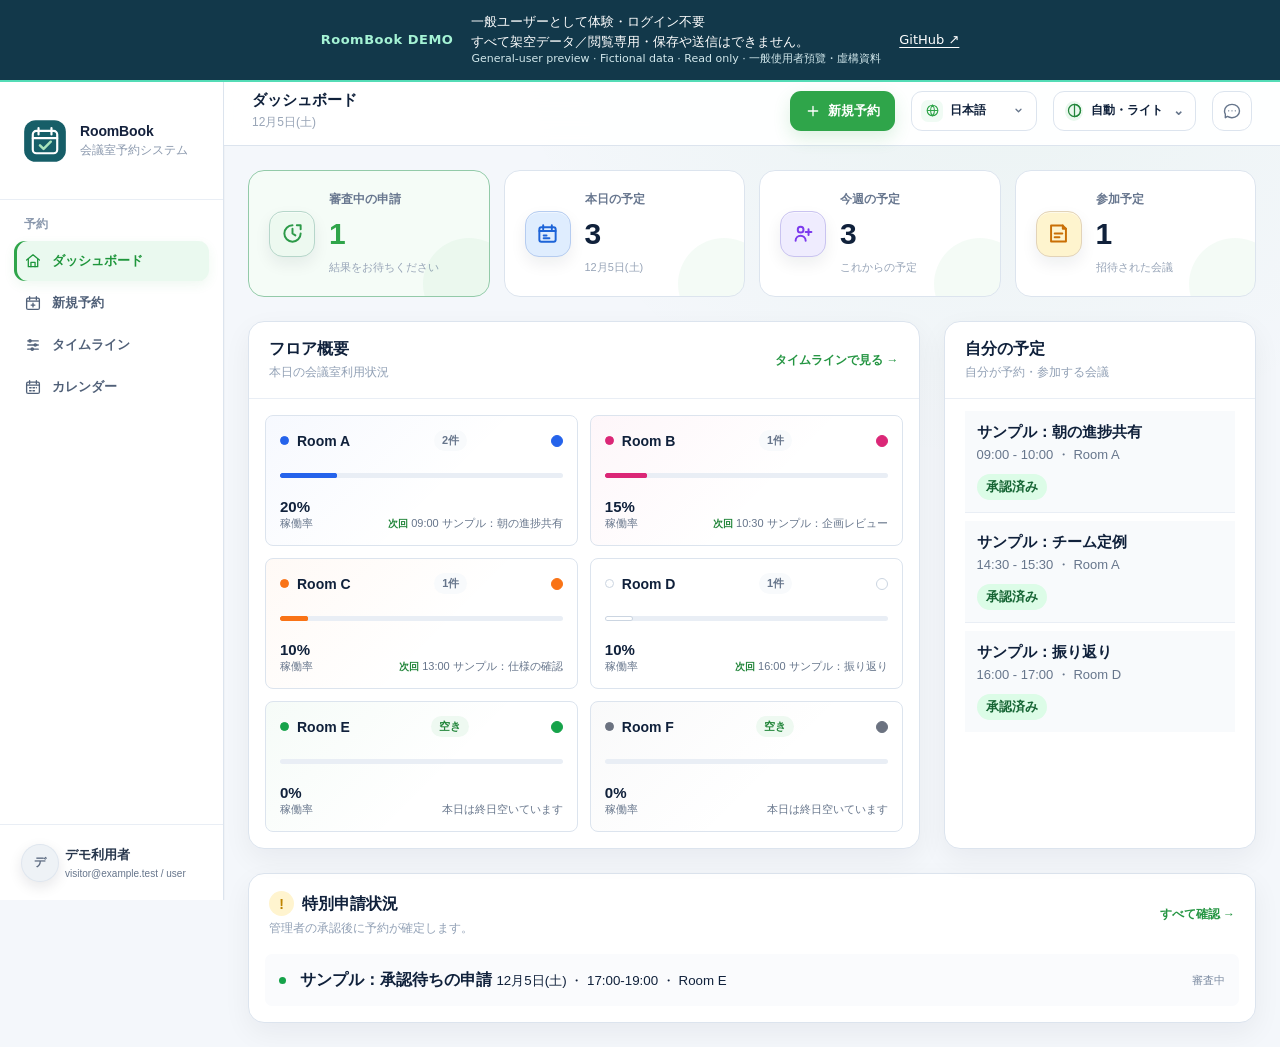
<file: docs/index.html>
<!doctype html>
<html lang="ja">
  <head>
    <meta charset="utf-8" />
    <meta name="description" content="会議室予約システム RoomBook の一般ユーザー向けポートフォリオ。ログイン不要・架空データのみ・閲覧専用。" />
    <meta http-equiv="Content-Security-Policy" content="default-src 'none'; script-src 'self' 'unsafe-inline'; style-src 'self' 'unsafe-inline'; img-src 'self' data: blob:; font-src 'self'; connect-src 'none'; form-action 'none'; base-uri 'none'; object-src 'none'" />
    <meta name="viewport" content="width=device-width, initial-scale=1" />
    <link rel="icon" type="image/svg+xml" href="./favicon.svg?v=20260727-logo-audit-ui-v28" />
    <link rel="shortcut icon" href="./favicon.svg?v=20260727-logo-audit-ui-v28" />
    <meta id="themeColorMeta" name="theme-color" content="#ffffff" />
    <script>
      (function () {
        try {
          var stored = localStorage.getItem("meeting-theme-mode");
          var mode = stored === "light" || stored === "dark" || stored === "system" ? stored : "system";
          var dark = mode === "dark" || (mode === "system" && window.matchMedia && window.matchMedia("(prefers-color-scheme: dark)").matches);
          document.documentElement.dataset.theme = dark ? "dark" : "light";
          document.documentElement.dataset.themeMode = mode;
          document.documentElement.style.colorScheme = dark ? "dark" : "light";
          var language = localStorage.getItem("meeting-language");
          document.documentElement.lang = language === "zh" || language === "en" ? language : "ja";
        } catch (error) {}
      }());
    </script>
    <title>RoomBook | 一般ユーザー・公開デモ</title>
    <link rel="stylesheet" href="./styles.css?v=20260727-reservation-delete-confirm-v35" />
    <style id="criticalUiSafety">
      [hidden] { display: none !important; }
      #currentUserAvatar,
      #headerProfileAvatar,
      .profile-dialog-avatar,
      .logout-account-avatar,
      .user-row-avatar {
        overflow: hidden !important;
      }
      #currentUserAvatar { width: 38px; height: 38px; flex: 0 0 38px; border-radius: 50%; }
      #headerProfileAvatar { width: 34px; height: 34px; flex: 0 0 34px; border-radius: 50%; }
      .profile-dialog-avatar { width: 78px; height: 78px; flex: 0 0 78px; border-radius: 24px; }
      [data-avatar-image] {
        display: block !important;
        width: 100% !important;
        height: 100% !important;
        max-width: 100% !important;
        max-height: 100% !important;
        border-radius: inherit !important;
        object-fit: cover !important;
        object-position: center !important;
      }
    </style>
  
<style id="portfolioPreviewStyles">
  :root { --preview-banner-height: 76px; }
  body { padding-top: var(--preview-banner-height) !important; }
  html { scroll-padding-top: calc(var(--preview-banner-height) + 16px); }
  .app-sidebar { top: var(--preview-banner-height) !important; height: calc(100vh - var(--preview-banner-height)) !important; }
  #portfolio-preview-banner {
    position: fixed; inset: 0 0 auto; z-index: 2147483647;
    min-height: var(--preview-banner-height); box-sizing: border-box;
    display: flex; align-items: center; justify-content: center; gap: 18px;
    padding: 12px 22px; border-bottom: 2px solid #54dcb6;
    background: #12384a; color: #fff; font: 500 13px/1.5 system-ui, sans-serif;
  }
  #portfolio-preview-banner strong { color: #a5f3d5; white-space: nowrap; letter-spacing: .04em; }
  #portfolio-preview-banner small { display: block; color: #d2e8ec; font-size: 11px; }
  #portfolio-preview-banner a { color: #fff; white-space: nowrap; text-underline-offset: 3px; }
  #portfolio-preview-notice {
    position: fixed; bottom: 22px; left: 50%; transform: translateX(-50%);
    z-index: 2147483646; width: min(540px, calc(100% - 32px));
    box-sizing: border-box; padding: 15px 20px; border-radius: 12px;
    border: 1px solid #54dcb6; background: #12384a; color: #fff;
    box-shadow: 0 12px 30px #0003; font: 500 14px/1.6 system-ui, sans-serif;
  }
  #loginView, #forcePasswordView, #passwordDialog, #forgotPasswordDialog,
  #logoutButton, #logoutConfirmModal, #profileModal, #profilePasswordButton,
  #headerProfileButton, #adminSection, #adminSidebarNav, #adminTabButton,
  #adminMessageComposer, #adminSentMessageSection, #userEditorModal {
    display: none !important;
  }
  #profileButton { cursor: default; }
  #reservationForm::before {
    content: "フォームの操作感をご覧いただけます。入力内容は保存・送信されません。";
    grid-column: 1 / -1; padding: 12px 16px; border-radius: 10px;
    background: #12384a; color: #fff; font-size: 13px; line-height: 1.6;
  }
  @media (max-width: 900px) { .app-sidebar { height: auto !important; } }
  @media (max-width: 600px) {
    :root { --preview-banner-height: 104px; }
    #portfolio-preview-banner { gap: 8px 12px; flex-wrap: wrap; justify-content: flex-start; padding: 10px 14px; font-size: 12px; }
    #portfolio-preview-banner > span { flex: 1; min-width: 190px; }
    #portfolio-preview-banner small { font-size: 10px; }
    #portfolio-preview-banner a { font-size: 11px; }
  }
</style>

  </head>
  <body>

<aside id="portfolio-preview-banner" role="note" aria-label="一般ユーザーの公開デモ" data-i18n-ignore>
  <strong>RoomBook DEMO</strong>
  <span>一般ユーザーとして体験・ログイン不要<br>すべて架空データ／閲覧専用・保存や送信はできません。
    <small>General-user preview · Fictional data · Read only · 一般使用者預覽・虛構資料</small>
  </span>
  <a href="https://github.com/bai15568773257-source/roombook-portfolio" target="_blank" rel="noopener noreferrer">GitHub ↗</a>
</aside>
<div id="portfolio-preview-notice" role="status" aria-live="polite" data-i18n-ignore hidden></div>
<noscript><p style="padding:24px">このプレビューを表示するには JavaScript を有効にしてください。実際のアカウントでのログインは不要です。</p></noscript>

    <main id="loginView" class="login-shell" hidden>
      <section class="login-card" aria-labelledby="loginTitle">
        <div class="login-language-row">
          <label class="language-select-control login-language-control" data-i18n-ignore>
            <svg viewBox="0 0 24 24" aria-hidden="true"><circle cx="12" cy="12" r="8.5"/><path d="M3.8 12h16.4M12 3.5c2.1 2.3 3.15 5.1 3.15 8.5S14.1 18.2 12 20.5M12 3.5C9.9 5.8 8.85 8.6 8.85 12s1.05 6.2 3.15 8.5"/></svg>
            <select data-language-select aria-label="表示言語">
              <option value="ja">日本語</option>
              <option value="zh">中文</option>
              <option value="en">English</option>
            </select>
          </label>
        </div>
        <div class="brand-lockup">
          <img class="brand-logo brand-logo-official theme-logo-light" src="./logo.svg?v=20260727-logo-audit-ui-v28" alt="RoomBook" />
          <img class="brand-logo brand-logo-symbol theme-logo-dark" src="./logo-dark.svg?v=20260727-logo-audit-ui-v28" alt="" aria-hidden="true" />
        </div>
        <h1 id="loginTitle">会議室予約システム</h1>
        <p class="login-copy">社内アカウントでログインしてください。</p>
        <form id="loginForm" class="login-form">
          <label>
            メールアドレス
            <input id="loginEmail" name="email" type="email" autocomplete="email" required />
          </label>
          <label>
            パスワード
            <input id="loginPassword" name="password" type="password" autocomplete="current-password" required />
          </label>
          <p id="loginError" class="form-error" role="alert" hidden></p>
          <button class="primary-button" type="submit">ログイン</button>
        </form>
        <div class="login-help-actions" aria-label="アカウントのサポート">
          <button id="openPasswordDialogButton" class="login-help-button" type="button">
            <span>パスワードを変更する</span>
            <span aria-hidden="true">›</span>
          </button>
          <button id="openForgotPasswordDialogButton" class="login-help-button" type="button">
            <span>パスワードを忘れた場合</span>
            <span aria-hidden="true">›</span>
          </button>
        </div>
      </section>
    </main>

    <section id="passwordDialog" class="modal-backdrop" role="presentation" hidden>
      <div class="detail-dialog auth-dialog" role="dialog" aria-modal="true" aria-labelledby="passwordDialogTitle">
        <button id="closePasswordDialogButton" class="modal-close" type="button" aria-label="閉じる">×</button>
        <div class="detail-dialog-header">
          <img class="dialog-logo" src="./logo.svg" alt="RoomBook" />
          <h2 id="passwordDialogTitle">パスワードを変更する</h2>
          <p>現在のパスワードを確認して、新しいパスワードへ変更します。</p>
        </div>
        <form id="passwordForm" class="form-grid password-form auth-dialog-form">
          <label>
            メールアドレス
            <input id="passwordEmailInput" type="email" autocomplete="email" required />
          </label>
          <label>
            現在のパスワード
            <input id="currentPasswordInput" type="password" autocomplete="current-password" required />
          </label>
          <label>
            新しいパスワード
            <input id="newPasswordInput" type="password" autocomplete="new-password" minlength="8" required />
          </label>
          <label>
            新しいパスワード確認
            <input id="confirmPasswordInput" type="password" autocomplete="new-password" minlength="8" required />
          </label>
          <p id="passwordMessage" class="form-message" role="status" hidden></p>
          <button class="primary-button" type="submit">パスワードを変更</button>
        </form>
      </div>
    </section>

    <section id="forgotPasswordDialog" class="modal-backdrop" role="presentation" hidden>
      <div class="detail-dialog auth-dialog" role="dialog" aria-modal="true" aria-labelledby="forgotPasswordDialogTitle">
        <button id="closeForgotPasswordDialogButton" class="modal-close" type="button" aria-label="閉じる">×</button>
        <div class="detail-dialog-header">
          <img class="dialog-logo" src="./logo.svg" alt="RoomBook" />
          <h2 id="forgotPasswordDialogTitle">パスワードを忘れた場合</h2>
          <p>登録メールアドレスへ確認コードを送信し、新しいパスワードを設定します。</p>
        </div>
        <form id="forgotPasswordForm" class="form-grid password-form auth-dialog-form">
          <div class="password-step">
            <span class="password-step-number">1</span>
            <p>メールアドレスを入力して、確認コードを送信してください。</p>
          </div>
          <label>
            メールアドレス
            <input id="forgotEmailInput" type="email" autocomplete="email" required />
          </label>
          <button id="forgotSendCodeButton" class="secondary-button" type="button">確認コードを送信</button>
          <div class="password-step">
            <span class="password-step-number">2</span>
            <p>メールで届いた6桁のコードと新しいパスワードを入力してください。</p>
          </div>
          <label>
            確認コード
            <input id="resetCodeInput" type="text" inputmode="numeric" maxlength="6" placeholder="6桁のコード" required />
          </label>
          <label>
            新しいパスワード
            <input id="resetNewPasswordInput" type="password" autocomplete="new-password" minlength="8" required />
          </label>
          <label>
            新しいパスワード確認
            <input id="resetConfirmPasswordInput" type="password" autocomplete="new-password" minlength="8" required />
          </label>
          <p id="forgotPasswordMessage" class="form-message" role="status" hidden></p>
          <button class="primary-button" type="submit">パスワードを再設定</button>
        </form>
      </div>
    </section>

    <main id="forcePasswordView" class="login-shell" hidden>
      <section class="login-card" aria-labelledby="forcePasswordTitle">
        <div class="login-language-row">
          <label class="language-select-control login-language-control" data-i18n-ignore>
            <svg viewBox="0 0 24 24" aria-hidden="true"><circle cx="12" cy="12" r="8.5"/><path d="M3.8 12h16.4M12 3.5c2.1 2.3 3.15 5.1 3.15 8.5S14.1 18.2 12 20.5M12 3.5C9.9 5.8 8.85 8.6 8.85 12s1.05 6.2 3.15 8.5"/></svg>
            <select data-language-select aria-label="表示言語">
              <option value="ja">日本語</option>
              <option value="zh">中文</option>
              <option value="en">English</option>
            </select>
          </label>
        </div>
        <div class="brand-lockup">
          <img class="brand-logo brand-logo-official theme-logo-light" src="./logo.svg?v=20260727-logo-audit-ui-v28" alt="RoomBook" />
          <img class="brand-logo brand-logo-symbol theme-logo-dark" src="./logo-dark.svg?v=20260727-logo-audit-ui-v28" alt="" aria-hidden="true" />
        </div>
        <h1 id="forcePasswordTitle">初期パスワードの変更</h1>
        <p class="login-copy">
          初回ログインのため、ご自身だけが知っている新しいパスワードを設定してください。
        </p>
        <p id="forceUserEmail" class="user-email"></p>
        <form id="forcePasswordForm" class="login-form">
          <label>
            新しいパスワード
            <input id="forceNewPasswordInput" type="password" autocomplete="new-password" minlength="8" required />
          </label>
          <label>
            新しいパスワード確認
            <input id="forceConfirmPasswordInput" type="password" autocomplete="new-password" minlength="8" required />
          </label>
          <p class="helper-text">8文字以上で、初期パスワードとは異なるものを設定してください。</p>
          <p id="forcePasswordMessage" class="form-message" role="status" hidden></p>
          <button class="primary-button" type="submit">設定して続行</button>
          <button id="forceLogoutButton" class="secondary-button" type="button">ログアウト</button>
        </form>
      </section>
    </main>

    <main id="appView" class="app-shell" hidden>
      <aside class="app-sidebar" aria-label="メインナビゲーション">
        <div class="sidebar-brand">
          <img src="./logo-light.svg?v=20260727-official-light-logo-v29" alt="RoomBook" class="sidebar-logo theme-logo-light" />
          <img src="./logo-dark.svg?v=20260727-logo-audit-ui-v28" alt="" aria-hidden="true" class="sidebar-logo theme-logo-dark" />
          <div>
            <strong>RoomBook</strong>
            <span>会議室予約システム</span>
          </div>
        </div>

        <nav class="sidebar-nav" aria-label="会議室予約メニュー">
          <p class="sidebar-section-label">予約</p>
          <button id="dashboardNavButton" class="side-nav-item active" type="button">
            <span class="side-nav-icon" aria-hidden="true">
              <svg viewBox="0 0 24 24"><path d="M3.5 10.75 12 3.8l8.5 6.95"/><path d="M5.75 9.5v10h12.5v-10"/><path d="M9.25 19.5v-5.75h5.5v5.75"/></svg>
            </span>ダッシュボード
          </button>
          <button id="reservationTabButton" class="side-nav-item" type="button">
            <span class="side-nav-icon" aria-hidden="true">
              <svg viewBox="0 0 24 24"><rect x="3.5" y="5.5" width="17" height="15" rx="2"/><path d="M7.5 3.5v4M16.5 3.5v4M3.5 9.5h17M12 12.25v5M9.5 14.75h5"/></svg>
            </span>新規予約
          </button>
          <button id="timelineNavButton" class="side-nav-item" type="button">
            <span class="side-nav-icon" aria-hidden="true">
              <svg viewBox="0 0 24 24"><path d="M5 6.5h14M5 12h14M5 17.5h14"/><circle cx="8" cy="6.5" r="1.5"/><circle cx="15" cy="12" r="1.5"/><circle cx="11" cy="17.5" r="1.5"/></svg>
            </span>タイムライン
          </button>
          <button id="calendarNavButton" class="side-nav-item" type="button">
            <span class="side-nav-icon" aria-hidden="true">
              <svg viewBox="0 0 24 24"><rect x="3.5" y="5.5" width="17" height="15" rx="2"/><path d="M7.5 3.5v4M16.5 3.5v4M3.5 9.5h17M7.5 13h2M12 13h2M16.5 13h.01M7.5 17h2M12 17h2"/></svg>
            </span>カレンダー
          </button>

          <div id="adminSidebarNav" hidden>
            <p class="sidebar-section-label">管理</p>
            <button id="adminTabButton" class="side-nav-item" type="button" data-admin-side-view="reservations">
              <span class="side-nav-icon" aria-hidden="true">
                <svg viewBox="0 0 24 24"><path d="M9 6h11M9 12h11M9 18h11"/><rect x="3.5" y="4.5" width="3" height="3" rx=".6"/><rect x="3.5" y="10.5" width="3" height="3" rx=".6"/><rect x="3.5" y="16.5" width="3" height="3" rx=".6"/></svg>
              </span>予約管理
            </button>
            <button class="side-nav-item" type="button" data-admin-side-view="approvals">
              <span class="side-nav-icon" aria-hidden="true">
                <svg viewBox="0 0 24 24"><circle cx="12" cy="12" r="8.75"/><path d="m8.25 12.25 2.5 2.5 5.25-5.5"/></svg>
              </span>承認管理
              <span id="sidebarPendingBadge" class="sidebar-badge" hidden>0</span>
            </button>
            <button class="side-nav-item" type="button" data-admin-side-view="users">
              <span class="side-nav-icon" aria-hidden="true">
                <svg viewBox="0 0 24 24"><circle cx="9" cy="8" r="3.25"/><path d="M3.75 19.5v-1.25A5.25 5.25 0 0 1 9 13h0a5.25 5.25 0 0 1 5.25 5.25v1.25"/><circle cx="17.25" cy="9.25" r="2.25"/><path d="M16.25 14.25h1a3.75 3.75 0 0 1 3.75 3.75v1.5"/></svg>
              </span>ユーザー管理
            </button>
          </div>
        </nav>

        <div class="sidebar-profile">
          <button id="profileButton" class="sidebar-profile-main" type="button" aria-label="個人設定を開く">
            <span id="currentUserAvatar" class="profile-avatar" aria-hidden="true">B</span>
            <span class="profile-copy">
              <strong id="currentUserName"></strong>
              <span id="currentUserEmail"></span>
            </span>
          </button>
          <button id="logoutButton" type="button" class="sidebar-logout" title="ログアウト" aria-label="ログアウト">
            <svg viewBox="0 0 24 24" aria-hidden="true"><path d="M9.5 4.5h-3a2 2 0 0 0-2 2v11a2 2 0 0 0 2 2h3M14.5 8l4 4-4 4M18.5 12h-9"/></svg>
          </button>
        </div>
      </aside>

      <div class="app-workspace">
        <header class="app-header">
          <div class="page-heading">
            <h1 id="pageTitle">ダッシュボード</h1>
            <p id="appPageDate"></p>
          </div>
          <div class="header-actions">
            <button id="quickReservationButton" class="primary-button header-create" type="button">
              <svg viewBox="0 0 24 24" aria-hidden="true"><path d="M12 5v14M5 12h14"/></svg>
              新規予約
            </button>
            <label class="language-select-control header-language-control" data-i18n-ignore>
              <svg viewBox="0 0 24 24" aria-hidden="true"><circle cx="12" cy="12" r="8.5"/><path d="M3.8 12h16.4M12 3.5c2.1 2.3 3.15 5.1 3.15 8.5S14.1 18.2 12 20.5M12 3.5C9.9 5.8 8.85 8.6 8.85 12s1.05 6.2 3.15 8.5"/></svg>
              <select data-language-select aria-label="表示言語">
                <option value="ja">日本語</option>
                <option value="zh">中文</option>
                <option value="en">English</option>
              </select>
            </label>
            <div class="theme-switcher">
              <button
                id="themeMenuButton"
                class="theme-menu-button"
                type="button"
                aria-haspopup="true"
                aria-controls="themeMenu"
                aria-expanded="false"
                title="表示モードを変更"
              >
                <span id="themeMenuIcon" class="theme-menu-icon" aria-hidden="true"></span>
                <span id="themeMenuLabel">自動・ライト</span>
                <span class="theme-menu-chevron" aria-hidden="true">⌄</span>
              </button>
              <div id="themeMenu" class="theme-menu" role="menu" aria-label="表示モード" hidden>
                <button class="theme-mode-button" type="button" data-theme-mode="light" role="menuitemradio" aria-label="ライト：常に明るく表示">
                  <span class="theme-option-icon" aria-hidden="true"><svg viewBox="0 0 24 24"><circle cx="12" cy="12" r="3.5"/><path d="M12 2.75v2M12 19.25v2M2.75 12h2M19.25 12h2M5.45 5.45l1.4 1.4M17.15 17.15l1.4 1.4M18.55 5.45l-1.4 1.4M6.85 17.15l-1.4 1.4"/></svg></span>
                  <span class="theme-mode-copy"><strong>ライト</strong><small>常に明るく表示</small></span>
                </button>
                <button class="theme-mode-button" type="button" data-theme-mode="dark" role="menuitemradio" aria-label="ダーク：常に暗く表示">
                  <span class="theme-option-icon" aria-hidden="true"><svg viewBox="0 0 24 24"><path d="M20 15.25A8 8 0 0 1 8.75 4a8 8 0 1 0 11.25 11.25Z"/></svg></span>
                  <span class="theme-mode-copy"><strong>ダーク</strong><small>常に暗く表示</small></span>
                </button>
                <button id="themeSystemButton" class="theme-mode-button" type="button" data-theme-mode="system" role="menuitemradio">
                  <span class="theme-option-icon" aria-hidden="true"><svg viewBox="0 0 24 24"><circle cx="12" cy="12" r="8.5"/><path d="M12 3.5a8.5 8.5 0 0 1 0 17Z"/></svg></span>
                  <span class="theme-mode-copy"><strong>自動</strong><small id="themeSystemDetail">端末設定に合わせる</small></span>
                </button>
              </div>
            </div>
            <button
              id="messageCenterButton"
              class="header-message-button"
              type="button"
              aria-label="メッセージを開く"
              aria-controls="messageDrawer"
              aria-expanded="false"
              title="メッセージ"
            >
              <svg viewBox="0 0 24 24" aria-hidden="true">
                <path d="M6.5 18.5 4 20v-4.25A7.5 7.5 0 0 1 3 12C3 7.58 7.03 4 12 4s9 3.58 9 8-4.03 8-9 8a10.2 10.2 0 0 1-5.5-1.5Z" />
                <path d="M8 11.8h.01M12 11.8h.01M16 11.8h.01" />
              </svg>
              <span id="messageUnreadBadge" class="message-unread-badge" hidden>0</span>
            </button>
            <button id="headerProfileButton" class="header-profile-button" type="button" aria-label="個人設定を開く" title="個人設定">
              <span id="headerProfileAvatar" aria-hidden="true">B</span>
            </button>
          </div>
        </header>

        <section id="dashboardSection" class="dashboard-page">
          <section id="dashboardSummary" class="dashboard-summary" aria-label="予約状況"></section>

          <div class="dashboard-primary-grid">
            <section class="dashboard-card dashboard-floor-card">
              <div class="dashboard-card-heading">
                <div>
                  <h2>フロア概要</h2>
                  <p>本日の会議室利用状況</p>
                </div>
                <button type="button" class="dashboard-link" data-reservation-anchor="schedule">タイムラインで見る →</button>
              </div>
              <div id="dashboardFloorOverview" class="dashboard-floor-overview"></div>
            </section>

            <section class="dashboard-card dashboard-agenda-card">
              <div class="dashboard-card-heading">
                <div>
                  <h2 id="dashboardAgendaTitle">本日の予定</h2>
                  <p id="dashboardAgendaCaption">時刻順</p>
                </div>
              </div>
              <div id="dashboardTodayAgenda" class="dashboard-today-agenda"></div>
            </section>
          </div>

          <section id="dashboardPendingPanel" class="dashboard-card dashboard-pending-card" hidden>
            <div class="dashboard-card-heading">
              <div>
                <h2 id="dashboardPendingTitle">承認待ちの申請</h2>
                <p id="dashboardPendingCaption"></p>
              </div>
              <button type="button" class="dashboard-link" data-admin-side-view="approvals">すべて確認 →</button>
            </div>
            <div id="dashboardPendingList" class="dashboard-pending-list"></div>
          </section>
        </section>

        <section id="reservationSection" class="layout reservation-workspace">
        <aside class="panel reservation-form-card">
          <div class="panel-title">
            <h2>新規予約</h2>
            <p id="selectedDateLabel">本日の予約を作成します。</p>
          </div>
          <form id="reservationForm" class="form-grid">
            <div class="reservation-step-heading">
              <span>01</span>
              <div><strong>基本情報</strong><small>会議名と予約者情報</small></div>
            </div>
            <label>
              会議件名
              <input id="titleInput" type="text" maxlength="255" placeholder="会議件名を入力" required />
            </label>
            <div class="two-columns">
              <label>
                部署
                <input id="departmentInput" type="text" maxlength="100" placeholder="部署名を入力" required />
              </label>
              <label>
                予約者
                <input id="reserverNameInput" type="text" maxlength="100" placeholder="予約者名を入力" required />
              </label>
            </div>
            <div class="reservation-step-heading">
              <span>02</span>
              <div><strong>日時と会議室</strong><small>空き状況を確認して選択</small></div>
            </div>
            <label class="screen-reader-label">
              会議室
              <select id="roomSelect" class="screen-reader-select" required></select>
            </label>
            <section class="reservation-room-selector" aria-labelledby="roomChoiceTitle">
              <div class="reservation-field-heading">
                <span id="roomChoiceTitle">会議室</span>
                <small>会議室を選択してください</small>
              </div>
              <div id="roomChoiceGrid" class="room-choice-grid" role="radiogroup" aria-labelledby="roomChoiceTitle"></div>
            </section>
            <label>
              日付
              <input id="dateInput" type="date" required />
            </label>
            <p id="calendarHint" class="calendar-hint" role="status"></p>
            <div class="two-columns">
              <label>
                開始
                <select id="startTimeSelect" required></select>
              </label>
              <label>
                終了
                <select id="endTimeSelect" required></select>
              </label>
            </div>
            <div class="reservation-step-heading">
              <span>03</span>
              <div><strong>参加者</strong><small>人数とメンバーを設定</small></div>
            </div>
            <label>
              参加人数
              <input id="participantCountInput" type="number" min="1" max="999" placeholder="例：4" required />
            </label>
            <section class="form-subsection attendee-picker">
              <div class="subsection-title">
                <strong>参加者（任意）</strong>
                <span id="attendeeCountText">0名選択中</span>
              </div>
              <input id="attendeeSearchInput" class="compact-input" type="search" placeholder="氏名・メールで検索" autocomplete="off" />
              <div id="selectedAttendeeChips" class="selected-attendees" hidden></div>
              <div id="attendeeList" class="attendee-list"></div>
              <p class="helper-text compact">選択した参加者にも予約・承認・開始前通知を送信します。</p>
            </section>
            <div class="reservation-step-heading">
              <span>04</span>
              <div><strong>詳細設定</strong><small>繰り返し・備考・特別申請</small></div>
            </div>
            <section class="form-subsection recurrence-panel">
              <div class="subsection-title">
                <strong>繰り返し予約（任意）</strong>
                <span>毎週のみ</span>
              </div>
              <div class="two-columns">
                <label>
                  種類
                  <select id="recurrenceSelect">
                    <option value="none">なし</option>
                    <option value="weekly">毎週</option>
                  </select>
                </label>
                <label>
                  回数
                  <select id="recurrenceCountSelect" disabled>
                    <option value="1">1回</option>
                    <option value="2">2回</option>
                    <option value="3">3回</option>
                    <option value="4">4回</option>
                    <option value="5">5回</option>
                    <option value="6">6回</option>
                    <option value="7">7回</option>
                    <option value="8">8回</option>
                    <option value="9">9回</option>
                    <option value="10">10回</option>
                    <option value="11">11回</option>
                    <option value="12">12回</option>
                  </select>
                </label>
              </div>
              <p id="recurrenceHint" class="helper-text compact">例：毎週月曜日の部門定例をまとめて作成できます。</p>
            </section>
            <label>
              備考
              <textarea id="notesInput" class="notes-textarea" rows="3" placeholder="設備、来客、会議準備などを入力" required></textarea>
            </label>
            <section id="requestReasonField" class="special-request">
              <div class="special-request-title">
                <strong>特別申請欄</strong>
                <span id="approvalStatusText" class="status-note">特別申請：未提出</span>
              </div>
              <label class="checkbox-line">
                <input id="specialRequestToggle" type="checkbox" />
                <span>90分超過・繰り返し予約を申請する</span>
              </label>
              <div id="specialRequestDetails" class="special-request-details" hidden>
                <label id="specialEndTimeField">
                  申請終了
                  <select id="specialEndTimeSelect"></select>
                </label>
                <p id="requestSummary" class="request-summary"></p>
                <label class="checkbox-line">
                <input id="requestConfirmInput" type="checkbox" />
                <span>上記の時間で特別申請を提出します。</span>
                </label>
                <label>
                  特別申請理由
                  <textarea id="requestReasonInput" class="notes-textarea" rows="3" placeholder="例：来客対応のため、通常より長い時間が必要です。"></textarea>
                </label>
              </div>
            </section>
            <p id="durationHint" class="calendar-hint" role="status"></p>
            <p id="reservationMessage" class="form-message" role="status" hidden></p>
            <div class="reservation-submit-dock">
              <div id="reservationLiveSummary" class="reservation-live-summary" aria-live="polite">
                <strong>予約内容を入力してください</strong>
                <span>会議室・日付・時間がここに表示されます。</span>
              </div>
              <button id="reservationSubmitButton" class="primary-button" type="submit">
                予約を作成
                <svg viewBox="0 0 24 24" aria-hidden="true"><path d="m9 6 6 6-6 6"/></svg>
              </button>
            </div>
          </form>
        </aside>

        <section class="content reservation-availability-column">
          <section class="reservation-availability-card" aria-labelledby="reservationAvailabilityTitle">
            <div class="reservation-availability-heading">
              <div>
                <h2 id="reservationAvailabilityTitle">空き状況</h2>
                <p id="reservationAvailabilityCaption">会議室を選択してください</p>
              </div>
              <span class="availability-status-dot" aria-hidden="true"></span>
            </div>
            <div id="reservationAvailabilityList" class="reservation-availability-list"></div>
          </section>
          <div class="toolbar">
            <div>
              <h2>予約スケジュール</h2>
              <p id="periodLabel">09:00 から 19:00 まで表示</p>
            </div>
            <div class="toolbar-actions">
              <button id="todayButton" class="secondary-button" type="button">本日</button>
              <button id="weekButton" class="secondary-button" type="button">今週</button>
            </div>
          </div>
          <section class="notice-panel">
            <div>
              <h3>通知</h3>
              <p>自分の特別申請や予約結果を確認できます。</p>
            </div>
            <div id="userNotifications" class="notice-list"></div>
          </section>
          <div id="schedule" class="schedule"></div>

          <section class="overview-panel special-status-panel" aria-label="特別申請状況">
            <div class="section-heading compact">
              <div>
                <h3>特別申請状況</h3>
                <p>90分を超える会議の審査状況を確認できます。</p>
              </div>
            </div>
            <div id="specialRequestStatus" class="special-status-list"></div>
          </section>

          <section class="overview-grid" aria-label="本日の会議室概要">
            <section class="overview-panel">
              <div class="section-heading compact">
                <div>
                  <h3>フロア概要</h3>
                  <p>当日の予約時間から稼働率を確認できます。</p>
                </div>
              </div>
              <div id="floorOverview" class="room-overview-board"></div>
            </section>
            <section class="overview-panel">
              <div class="section-heading compact">
                <div>
                  <h3>自分の予定</h3>
                  <p>自分が予約した会議だけを時刻順に表示します。</p>
                </div>
              </div>
              <div id="todayAgenda" class="today-agenda"></div>
            </section>
          </section>
        </section>
      </section>

      <section id="timelineSection" class="page-view timeline-page" hidden>
        <section class="page-surface timeline-page-surface">
          <div class="page-surface-header timeline-page-header">
            <div class="timeline-title-group">
              <span class="page-eyebrow">ROOM SCHEDULE</span>
              <h2>予約スケジュール</h2>
              <p id="timelineViewDate">会議室別の予約状況を表示します。</p>
            </div>
            <div class="timeline-page-actions">
              <span class="timeline-density-note">30分刻み</span>
              <button id="timelineTodayButton" class="secondary-button" type="button">今日</button>
              <div class="page-pager" aria-label="日付を切り替える">
                <button id="timelinePrevButton" class="icon-button" type="button" aria-label="前日">‹</button>
                <button id="timelineNextButton" class="icon-button" type="button" aria-label="翌日">›</button>
              </div>
            </div>
          </div>
          <div id="timelineViewSchedule" class="timeline-view-scroll"></div>
        </section>
      </section>

      <section id="calendarSection" class="page-view calendar-page" hidden>
        <section class="page-surface calendar-page-surface" aria-label="月間カレンダー">
          <div class="page-surface-header calendar-page-header">
            <div>
              <h2 id="calendarMonthLabel">カレンダー</h2>
              <p>会議室の色で予定をすばやく確認できます。</p>
            </div>
            <div class="timeline-page-actions">
              <div class="page-pager" aria-label="月を切り替える">
                <button id="calendarPrevButton" class="icon-button" type="button" aria-label="前月">‹</button>
                <button id="calendarTodayButton" class="secondary-button" type="button">今月</button>
                <button id="calendarNextButton" class="icon-button" type="button" aria-label="翌月">›</button>
              </div>
            </div>
          </div>
          <div id="calendarRoomFilters" class="calendar-room-filters" role="group" aria-label="会議室で絞り込む"></div>
          <div class="calendar-weekdays" aria-hidden="true">
            <span>月</span><span>火</span><span>水</span><span>木</span><span>金</span><span>土</span><span>日</span>
          </div>
          <div id="calendarMonthGrid" class="calendar-month-grid"></div>
        </section>

        <aside class="page-surface calendar-agenda-surface" aria-label="選択日の予約">
          <div class="calendar-agenda-heading">
            <h2 id="calendarSelectedDateLabel">予定</h2>
            <p id="calendarSelectedDateCount">0件の予約</p>
          </div>
          <div id="calendarSelectedAgenda" class="calendar-selected-agenda" aria-live="polite"></div>
        </aside>
      </section>

      <section id="adminSection" class="admin-section" hidden>
        <div class="toolbar admin-hero">
          <div class="admin-hero-copy">
            <span class="admin-eyebrow">ADMIN CONSOLE</span>
            <h2>管理・承認ダッシュボード</h2>
            <p>長時間予約の承認、予約状況の確認、ユーザー管理を行います。</p>
          </div>
          <div class="admin-mode-badge">
            <span aria-hidden="true"><svg viewBox="0 0 24 24"><path d="M12 3.5 19 6v5.25c0 4.4-2.8 7.55-7 9.25-4.2-1.7-7-4.85-7-9.25V6l7-2.5Z"/><path d="m8.75 12 2.1 2.1 4.4-4.5"/></svg></span>
            <div><strong>管理者モード</strong><small>システム全体を管理</small></div>
          </div>
        </div>
        <div class="admin-shell">
          <aside class="admin-sidebar" aria-label="管理メニュー">
            <button class="admin-menu-item active" data-admin-view="overview" type="button">
              <span class="admin-menu-icon" aria-hidden="true"><svg viewBox="0 0 24 24"><rect x="3.5" y="3.5" width="7" height="7" rx="1.5"/><rect x="13.5" y="3.5" width="7" height="7" rx="1.5"/><rect x="3.5" y="13.5" width="7" height="7" rx="1.5"/><rect x="13.5" y="13.5" width="7" height="7" rx="1.5"/></svg></span>
              <span class="admin-menu-copy"><strong>総覧</strong><small>状況確認</small></span>
            </button>
            <button class="admin-menu-item" data-admin-view="approvals" type="button">
              <span class="admin-menu-icon" aria-hidden="true"><svg viewBox="0 0 24 24"><circle cx="12" cy="12" r="8.5"/><path d="m8.5 12.2 2.25 2.25 4.85-5"/></svg></span>
              <span class="admin-menu-copy"><strong>承認</strong><small><b id="adminNavPendingCount">0</b> 件待ち</small></span>
            </button>
            <button class="admin-menu-item" data-admin-view="reservations" type="button">
              <span class="admin-menu-icon" aria-hidden="true"><svg viewBox="0 0 24 24"><rect x="3.5" y="5.5" width="17" height="15" rx="2"/><path d="M7.5 3.5v4M16.5 3.5v4M3.5 9.5h17M8 13h3M8 17h6"/></svg></span>
              <span class="admin-menu-copy"><strong>予約監査</strong><small><b id="adminNavReservationCount">0</b> 件</small></span>
            </button>
            <button class="admin-menu-item" data-admin-view="users" type="button">
              <span class="admin-menu-icon" aria-hidden="true"><svg viewBox="0 0 24 24"><circle cx="9" cy="8" r="3"/><path d="M3.75 19.5a5.25 5.25 0 0 1 10.5 0M17 7.5v6M14 10.5h6"/></svg></span>
              <span class="admin-menu-copy"><strong>ユーザー管理</strong><small><b id="adminNavUserCount">0</b> 名</small></span>
            </button>
            <button class="admin-menu-item" data-admin-view="logs" type="button">
              <span class="admin-menu-icon" aria-hidden="true"><svg viewBox="0 0 24 24"><path d="M5 4.5h14v15H5zM8 8h8M8 12h8M8 16h5"/></svg></span>
              <span class="admin-menu-copy"><strong>操作ログ</strong><small>履歴確認</small></span>
            </button>
            <button class="admin-menu-item" data-admin-view="mail" type="button">
              <span class="admin-menu-icon" aria-hidden="true"><svg viewBox="0 0 24 24"><rect x="3.5" y="5.5" width="17" height="13" rx="2"/><path d="m4.5 7 7.5 5.5L19.5 7"/></svg></span>
              <span class="admin-menu-copy"><strong>メール設定</strong><small>送信確認</small></span>
            </button>
            <button class="admin-menu-item" data-admin-view="reports" type="button">
              <span class="admin-menu-icon" aria-hidden="true"><svg viewBox="0 0 24 24"><path d="M5 3.5h9l5 5v12H5zM14 3.5v5h5M8 13h8M8 17h5"/></svg></span>
              <span class="admin-menu-copy"><strong>レポート</strong><small>CSV出力</small></span>
            </button>
          </aside>

          <div class="admin-content">
            <section class="admin-panel-view active" data-admin-panel="overview">
              <div id="adminSummary" class="summary-grid"></div>

              <section class="overview-grid" aria-label="管理者用の本日概要">
                <section class="overview-panel">
                  <div class="section-heading compact">
                    <div>
                      <h3>フロア概要</h3>
                      <p>本日の会議室利用状況を全社分で確認します。</p>
                    </div>
                  </div>
                  <div id="adminFloorOverview" class="room-overview-board"></div>
                </section>
                <section class="overview-panel">
                  <div class="section-heading compact">
                    <div>
                      <h3>本日の予定</h3>
                      <p>管理対象の予約を時刻順に表示します。</p>
                    </div>
                  </div>
                  <div id="adminTodayAgenda" class="today-agenda"></div>
                </section>
              </section>
            </section>

            <section class="panel admin-panel-view" data-admin-panel="mail" hidden>
              <div class="section-heading">
                <div>
                  <h3>メール送信テスト</h3>
                  <p>パスワード再設定、承認通知、開始前通知の送信設定を確認できます。</p>
                </div>
                <button id="mailTestButton" class="secondary-button" type="button">テストメールを送信</button>
              </div>
              <p id="mailTestMessage" class="form-message" role="status" hidden></p>
            </section>

            <section class="panel admin-panel-view" data-admin-panel="reports" hidden>
              <div class="section-heading">
                <div>
                  <h3>利用レポート</h3>
                  <p>会議室利用率、部署別予約数、長時間申請数をCSVで出力できます。</p>
                </div>
              </div>
              <div class="report-control-grid">
                <label>
                  基準日
                  <input id="reportDateInput" type="date" />
                </label>
                <div class="report-actions">
                  <button id="dailyReportButton" class="secondary-button" type="button">日次CSVを作成</button>
                  <button id="weeklyReportButton" class="secondary-button" type="button">週次CSVを作成</button>
                </div>
              </div>
              <p class="helper-text compact">
                作成したCSVはダウンロードされ、NAS の reports フォルダにも保存されます。
              </p>
              <p id="reportMessage" class="form-message" role="status" hidden></p>
            </section>

            <section class="panel admin-panel-view approval-management-panel" data-admin-panel="approvals" hidden>
              <div class="section-heading">
                <div>
                  <h3>承認管理</h3>
                  <p>90分を超える予約と繰り返し予約の特別申請を確認・処理できます。</p>
                </div>
              </div>

              <div class="approval-alert" aria-live="polite">
                <span class="approval-alert-icon" aria-hidden="true">!</span>
                <div>
                  <strong id="approvalAlertTitle">承認待ちの申請を確認してください</strong>
                  <p id="approvalAlertText">申請内容を確認して、承認または却下を選択してください。</p>
                </div>
              </div>

              <div class="approval-list-heading">
                <div>
                  <h4>承認待ち</h4>
                  <p>未処理の特別申請を日時順に表示します。</p>
                </div>
                <span id="pendingApprovalCount" class="approval-count-badge">0件</span>
              </div>
              <p id="adminApprovalMessage" class="form-message" role="status" hidden></p>
              <div id="pendingTableBody" class="approval-request-list"></div>

              <details class="reviewed-approval-disclosure">
                <summary>
                  <span>審査済みの特別申請</span>
                  <span id="reviewedApprovalCount" class="approval-reviewed-count">0件</span>
                </summary>
                <div id="reviewedApprovalList" class="reviewed-approval-list"></div>
              </details>
            </section>

          <section class="panel admin-panel-view reservation-management-panel" data-admin-panel="reservations" hidden>
            <div class="section-heading">
              <div>
                <span class="admin-panel-eyebrow">RESERVATION CONTROL</span>
                <h3>予約管理</h3>
                <p>全ユーザーの予約を確認・管理できます。</p>
              </div>
            </div>
            <div class="reservation-management-toolbar">
              <label class="table-search-field" for="adminReservationSearchInput">
                <span class="admin-search-icon" aria-hidden="true"><svg viewBox="0 0 24 24"><circle cx="10.75" cy="10.75" r="6.25"/><path d="m15.5 15.5 4.25 4.25"/></svg></span>
                <input id="adminReservationSearchInput" type="search" placeholder="件名・担当者で検索" autocomplete="off" />
              </label>
              <div class="reservation-status-filters" role="group" aria-label="予約状態の絞り込み">
                <button class="reservation-filter-chip active" data-admin-reservation-filter="all" type="button">すべて</button>
                <button class="reservation-filter-chip" data-admin-reservation-filter="approved" type="button">承認済</button>
                <button class="reservation-filter-chip" data-admin-reservation-filter="pending" type="button">承認待</button>
                <button class="reservation-filter-chip" data-admin-reservation-filter="rejected" type="button">却下</button>
              </div>
              <button id="adminReservationReportButton" class="secondary-button reservation-report-button" type="button" title="利用レポートを開く">
                <svg viewBox="0 0 24 24" aria-hidden="true"><path d="M5 3.5h9l5 5v12H5zM14 3.5v5h5M8 13h8M8 17h5"/></svg>
                CSV出力
              </button>
            </div>
            <p id="adminReservationMessage" class="form-message" role="status" hidden></p>
            <div class="data-table-wrap">
              <table class="data-table reservation-management-table">
                <thead>
                  <tr>
                    <th>会議件名</th>
                    <th>会議室</th>
                    <th>日時</th>
                    <th>担当者</th>
                    <th>参加人数</th>
                    <th>状態</th>
                    <th>操作</th>
                  </tr>
                </thead>
                <tbody id="adminReservationTableBody"></tbody>
              </table>
            </div>
            <p id="adminReservationCount" class="table-footer-count" aria-live="polite"></p>
          </section>

          <section class="panel audit-panel admin-panel-view" data-admin-panel="logs" hidden>
            <div class="section-heading audit-panel-heading">
              <div>
                <span class="audit-eyebrow">SECURITY &amp; ACTIVITY</span>
                <h3>操作ログ</h3>
                <p>ログイン、予約、承認、ユーザー管理などの操作履歴を確認できます。</p>
              </div>
              <p id="auditResultCount" class="audit-result-count" aria-live="polite">0 件</p>
            </div>
            <div class="audit-toolbar">
              <label class="audit-search-field">
                <svg viewBox="0 0 24 24" aria-hidden="true">
                  <path d="m21 21-4.35-4.35m2.35-5.15a7.5 7.5 0 1 1-15 0 7.5 7.5 0 0 1 15 0Z"></path>
                </svg>
                <input id="auditSearchInput" type="search" placeholder="操作者・操作・詳細を検索" autocomplete="off" />
              </label>
              <div class="audit-filter-tabs" role="group" aria-label="操作ログの分類">
                <button class="audit-filter-button active" data-audit-filter="all" type="button" aria-pressed="true">すべて</button>
                <button class="audit-filter-button" data-audit-filter="auth" type="button" aria-pressed="false">認証</button>
                <button class="audit-filter-button" data-audit-filter="reservation" type="button" aria-pressed="false">予約</button>
                <button class="audit-filter-button" data-audit-filter="user" type="button" aria-pressed="false">ユーザー</button>
                <button class="audit-filter-button" data-audit-filter="system" type="button" aria-pressed="false">その他</button>
              </div>
            </div>
            <div class="data-table-wrap audit-log-wrap">
              <table class="data-table audit-table">
                <thead>
                  <tr>
                    <th class="audit-time-column" scope="col">日時</th>
                    <th class="audit-actor-column" scope="col">操作者</th>
                    <th class="audit-action-column" scope="col">操作</th>
                    <th class="audit-target-column" scope="col">対象</th>
                    <th scope="col">詳細</th>
                    <th class="audit-ip-column" scope="col">IP</th>
                  </tr>
                </thead>
                <tbody id="auditTableBody"></tbody>
              </table>
            </div>
          </section>

            <section class="admin-panel-view user-management-panel" data-admin-panel="users" hidden>
              <div class="user-management-toolbar">
                <label class="user-search-field">
                  <span class="admin-search-icon" aria-hidden="true"><svg viewBox="0 0 24 24"><circle cx="10.75" cy="10.75" r="6.25"/><path d="m15.5 15.5 4.25 4.25"/></svg></span>
                  <input id="userSearchInput" type="search" placeholder="名前・メールで検索" autocomplete="off" />
                </label>
                <button id="openUserCreateDialogButton" class="primary-button user-add-button" type="button">
                  <svg viewBox="0 0 24 24" aria-hidden="true"><circle cx="9" cy="8" r="3"/><path d="M3.75 19.5a5.25 5.25 0 0 1 10.5 0M18 8v7M14.5 11.5h7"/></svg>
                  ユーザー追加
                </button>
              </div>
              <p id="userMessage" class="form-message user-management-message" role="status" hidden></p>
              <div class="panel user-list-panel">
                <div class="section-heading compact">
                  <div>
                    <h3>ユーザー一覧</h3>
                    <p>アカウント、権限、利用状態を管理します。</p>
                  </div>
                  <span id="userListCount" class="muted-text"></span>
                </div>
                <div class="data-table-wrap user-table-wrap">
                  <table class="data-table user-management-table">
                    <thead>
                      <tr>
                        <th>氏名</th>
                        <th>メールアドレス</th>
                        <th>部署</th>
                        <th>権限</th>
                        <th>ステータス</th>
                        <th><span class="sr-only">操作</span></th>
                      </tr>
                    </thead>
                    <tbody id="userTableBody"></tbody>
                  </table>
                </div>
              </div>
            </section>
          </div>
        </div>
      </section>
    </main>

    <div id="messageDrawerBackdrop" class="message-drawer-backdrop" hidden></div>
    <aside id="messageDrawer" class="message-drawer" role="dialog" aria-modal="false" aria-labelledby="messageDrawerTitle" hidden>
      <div class="message-drawer-header">
        <div>
          <p class="modal-kicker">システムメッセージ</p>
          <h2 id="messageDrawerTitle">メッセージ</h2>
          <p id="messageDrawerSummary">管理者からのお知らせを確認できます。</p>
        </div>
        <button id="closeMessageDrawerButton" class="drawer-close-button" type="button" aria-label="閉じる">×</button>
      </div>

      <section id="adminMessageComposer" class="message-composer" hidden>
        <div class="message-section-heading">
          <div>
            <strong>新しいメッセージ</strong>
            <span>個人または全員へ送信します。</span>
          </div>
        </div>
        <form id="adminMessageForm" class="message-compose-form">
          <label>
            送信先
            <select id="messageRecipientSelect">
              <option value="">全ユーザー</option>
            </select>
          </label>
          <label>
            件名
            <input id="messageTitleInput" type="text" maxlength="120" placeholder="例：システムメンテナンスのお知らせ" required />
          </label>
          <label>
            本文
            <textarea id="messageBodyInput" maxlength="2000" rows="4" placeholder="ユーザーへ伝える内容を入力" required></textarea>
          </label>
          <p id="adminMessageFormMessage" class="form-message" role="status" hidden></p>
          <button id="sendAdminMessageButton" class="primary-button" type="submit">メッセージを送信</button>
        </form>
      </section>

      <section class="message-inbox-section">
        <div class="message-section-heading">
          <div>
            <strong>受信メッセージ</strong>
            <span id="messageInboxCount">0件</span>
          </div>
          <button id="markAllMessagesReadButton" class="text-action-button" type="button">すべて既読</button>
        </div>
        <div id="messageInboxList" class="message-list" aria-live="polite"></div>
      </section>

      <section id="adminSentMessageSection" class="message-inbox-section" hidden>
        <div class="message-section-heading">
          <div>
            <strong>最近の送信</strong>
            <span>直近60件</span>
          </div>
        </div>
        <div id="adminSentMessageList" class="message-list"></div>
      </section>
    </aside>

    <div id="profileModal" class="modal-backdrop" hidden>
      <article class="detail-dialog profile-dialog" role="dialog" aria-modal="true" aria-labelledby="profileDialogTitle">
        <button id="closeProfileButton" class="modal-close" type="button" aria-label="閉じる">×</button>
        <div class="profile-dialog-hero">
          <div class="profile-avatar-editor">
            <button id="profileAvatarButton" class="profile-avatar-upload" type="button" aria-label="プロフィール画像を選択">
              <span id="profileDialogAvatar" class="profile-dialog-avatar" aria-hidden="true">B</span>
              <span class="profile-avatar-camera" aria-hidden="true">
                <svg viewBox="0 0 24 24">
                  <path d="M8.5 6.5 10 4.75h4L15.5 6.5H18A2.5 2.5 0 0 1 20.5 9v7A2.5 2.5 0 0 1 18 18.5H6A2.5 2.5 0 0 1 3.5 16V9A2.5 2.5 0 0 1 6 6.5h2.5Z" />
                  <circle cx="12" cy="12.5" r="3.25" />
                </svg>
              </span>
            </button>
            <input id="profileAvatarInput" type="file" accept="image/jpeg,image/png,image/webp" hidden />
          </div>
          <div class="profile-dialog-heading">
            <p class="modal-kicker">個人設定</p>
            <h2 id="profileDialogTitle">プロフィール</h2>
            <p>表示名・部署・プロフィール画像を更新できます。</p>
            <div class="profile-avatar-actions">
              <button id="profileAvatarSelectButton" class="profile-avatar-action" type="button">画像を選択</button>
              <button id="profileAvatarRemoveButton" class="profile-avatar-action danger" type="button" hidden>画像を削除</button>
            </div>
            <small class="profile-avatar-hint">JPEG・PNG・WebP／全体が収まるよう高画質で調整</small>
          </div>
        </div>
        <form id="profileForm" class="form-grid profile-form">
          <label>
            氏名
            <input id="profileNameInput" type="text" maxlength="100" autocomplete="name" required />
          </label>
          <label>
            メールアドレス
            <input id="profileEmailInput" type="email" readonly />
          </label>
          <label>
            部署
            <input id="profileDepartmentInput" type="text" maxlength="100" autocomplete="organization" placeholder="例：営業部" />
          </label>
          <label>
            権限
            <input id="profileRoleInput" type="text" readonly />
          </label>
          <p id="profileMessage" class="form-message" role="status" hidden></p>
          <div class="detail-actions profile-actions">
            <button id="profilePasswordButton" class="secondary-button" type="button">パスワードを変更</button>
            <button id="profileSubmitButton" class="primary-button" type="submit">設定を保存</button>
          </div>
        </form>
      </article>
    </div>

    <div id="logoutConfirmModal" class="modal-backdrop logout-confirm-modal" hidden>
      <article class="detail-dialog logout-confirm-dialog" role="dialog" aria-modal="true" aria-labelledby="logoutConfirmTitle">
        <button id="closeLogoutConfirmButton" class="modal-close" type="button" aria-label="閉じる">×</button>
        <div class="logout-confirm-heading">
          <span class="logout-confirm-icon" aria-hidden="true">
            <svg viewBox="0 0 24 24">
              <path d="M10 5H6.75A2.75 2.75 0 0 0 4 7.75v8.5A2.75 2.75 0 0 0 6.75 19H10" />
              <path d="M14.5 8.5 18 12l-3.5 3.5M9 12h9" />
            </svg>
          </span>
          <div>
            <p class="modal-kicker">ログアウト</p>
            <h2 id="logoutConfirmTitle">ログアウトしますか？</h2>
            <p class="dialog-description">ログイン画面に戻ります。よろしいですか？</p>
          </div>
        </div>
        <div class="logout-confirm-actions">
          <button id="cancelLogoutButton" class="secondary-button" type="button">キャンセル</button>
          <button id="confirmLogoutButton" class="danger-confirm-button logout-submit-button" type="button">
            <span>ログアウト</span>
            <svg viewBox="0 0 24 24" aria-hidden="true"><path d="M14.5 8.5 18 12l-3.5 3.5M9 12h9" /></svg>
          </button>
        </div>
      </article>
    </div>

    <div id="reservationModal" class="modal-backdrop" hidden>
      <article class="detail-dialog" role="dialog" aria-modal="true" aria-labelledby="reservationDetailTitle">
        <button class="modal-close" type="button" data-close-modal aria-label="閉じる">×</button>
        <div class="detail-dialog-header">
          <div class="brand-lockup modal-brand">
            <img class="brand-logo brand-logo-official theme-logo-light" src="./logo.svg?v=20260727-logo-audit-ui-v28" alt="RoomBook" />
            <img class="brand-logo brand-logo-symbol theme-logo-dark" src="./logo-dark.svg?v=20260727-logo-audit-ui-v28" alt="" aria-hidden="true" />
          </div>
          <h2 id="reservationDetailTitle">予約詳細</h2>
          <p id="reservationDetailSubtitle"></p>
        </div>
        <div id="reservationDetailBody" class="detail-body"></div>
        <div id="reservationDetailActions" class="detail-actions"></div>
      </article>
    </div>

    <div id="reservationDeleteConfirmModal" class="modal-backdrop reservation-delete-confirm-modal" hidden>
      <article
        class="detail-dialog reservation-delete-confirm-dialog"
        role="dialog"
        aria-modal="true"
        aria-labelledby="reservationDeleteConfirmTitle"
        aria-describedby="reservationDeleteConfirmDescription reservationDeleteWarning"
      >
        <button id="closeReservationDeleteConfirmButton" class="modal-close" type="button" aria-label="閉じる">×</button>
        <div class="reservation-delete-confirm-heading">
          <span class="reservation-delete-confirm-icon" aria-hidden="true">
            <svg viewBox="0 0 24 24">
              <path d="M4.5 7h15M9 7V4.75h6V7M7.25 7l.65 12h8.2l.65-12M10 10.25v5.5M14 10.25v5.5" />
            </svg>
          </span>
          <div>
            <p id="reservationDeleteConfirmKicker" class="modal-kicker">予約取消の確認</p>
            <h2 id="reservationDeleteConfirmTitle">この予約を取り消しますか？</h2>
            <p id="reservationDeleteConfirmDescription" class="dialog-description">取り消す予約を確認してください。</p>
          </div>
        </div>
        <div class="reservation-delete-target" aria-label="対象の予約">
          <span class="reservation-delete-target-label">対象の予約</span>
          <strong id="reservationDeleteBookingTitle"></strong>
          <span id="reservationDeleteBookingMeta"></span>
          <span id="reservationDeleteBookingOwner"></span>
        </div>
        <div id="reservationDeleteWarning" class="reservation-delete-warning">
          <svg viewBox="0 0 24 24" aria-hidden="true"><circle cx="12" cy="12" r="8.75"/><path d="M12 7.5v5.5M12 16.5h.01"/></svg>
          <p>
            <strong>この操作は元に戻せません</strong>
            <span>予約内容を確認してから実行してください。</span>
          </p>
        </div>
        <p id="reservationDeleteConfirmMessage" class="form-message" role="alert" hidden></p>
        <div class="reservation-delete-confirm-actions">
          <button id="cancelReservationDeleteButton" class="secondary-button" type="button">キャンセル</button>
          <button id="confirmReservationDeleteButton" class="danger-confirm-button" type="button">予約を取消</button>
        </div>
      </article>
    </div>

    <div id="userEditorModal" class="modal-backdrop" hidden>
      <article class="detail-dialog user-editor-dialog" role="dialog" aria-modal="true" aria-labelledby="userEditorTitle">
        <button id="closeUserEditorButton" class="modal-close" type="button" aria-label="閉じる">×</button>
        <div class="detail-dialog-header">
          <p class="user-editor-eyebrow">ユーザー管理</p>
          <h2 id="userEditorTitle">ユーザーを追加</h2>
          <p id="userEditorSubtitle">新しい利用者の初期情報を登録します。</p>
        </div>
        <form id="userForm" class="form-grid user-editor-form">
          <label>
            氏名
            <input id="userNameInput" type="text" autocomplete="name" required />
          </label>
          <label>
            メールアドレス
            <input id="userEmailInput" type="email" autocomplete="email" required />
          </label>
          <label>
            部署
            <input id="userDepartmentInput" type="text" maxlength="100" autocomplete="organization" placeholder="例：営業部" />
          </label>
          <label>
            <span id="userPasswordLabel">初期パスワード</span>
            <input id="userPasswordInput" type="password" minlength="8" autocomplete="new-password" required />
          </label>
          <label>
            権限
            <select id="userRoleSelect" required>
              <option value="user">一般</option>
              <option value="admin">管理者</option>
            </select>
          </label>
          <div id="userEditorStatusActions" class="user-editor-status-actions" hidden>
            <button id="toggleUserStatusButton" class="secondary-button" type="button"></button>
          </div>
          <div id="userEditorDeleteActions" class="user-editor-delete-actions" hidden>
            <p id="userDeleteHelp" class="user-delete-help"></p>
            <button id="openUserDeleteConfirmButton" class="danger-outline-button" type="button">このユーザーを削除</button>
          </div>
          <div class="detail-actions user-editor-actions">
            <button id="cancelUserEditorButton" class="secondary-button" type="button">キャンセル</button>
            <button id="userEditorSubmitButton" class="primary-button" type="submit">ユーザーを追加</button>
          </div>
        </form>
      </article>
    </div>

    <div id="userDeleteConfirmModal" class="modal-backdrop user-delete-confirm-modal" hidden>
      <article class="detail-dialog confirm-delete-dialog" role="dialog" aria-modal="true" aria-labelledby="userDeleteConfirmTitle">
        <button id="closeUserDeleteConfirmButton" class="modal-close" type="button" aria-label="閉じる">×</button>
        <p class="modal-kicker">ユーザー削除</p>
        <h2 id="userDeleteConfirmTitle">ユーザーを削除しますか？</h2>
        <p id="userDeleteConfirmText" class="dialog-description"></p>
        <div class="danger-note">この操作は元に戻せません。予約・参加履歴があるユーザーは削除できません。</div>
        <div class="detail-actions">
          <button id="cancelUserDeleteButton" class="secondary-button" type="button">キャンセル</button>
          <button id="confirmUserDeleteButton" class="danger-confirm-button" type="button">完全に削除する</button>
        </div>
      </article>
    </div>

    <script src="./preview.js" defer></script>
    <script src="./i18n.js?v=20260727-reservation-delete-confirm-v35" defer></script>
    <script src="./app.js?v=20260727-reservation-delete-confirm-v35" defer></script>
  </body>
</html>
</file>
<file: docs/styles.css>
:root {
  --meeting-language-picker-build: "20260727-reservation-delete-confirm-v35";
  --bg: #f5f3ef;
  --paper: #ffffff;
  --paper-soft: #faf8f3;
  --line: #d9d3c9;
  --line-soft: #ebe5da;
  --text: #1c1917;
  --muted: #6b6259;
  --faint: #8b8176;
  --primary: #0f766e;
  --primary-dark: #115e59;
  --accent: #0f766e;
  --ink: #1c1917;
  --danger: #b91c1c;
  --ok-bg: #ecfdf5;
  --ok-text: #047857;
  --warn-bg: #fef2f2;
  --warn-text: #b91c1c;
  --shadow: 0 12px 30px rgba(28, 25, 23, 0.08);
}

* {
  box-sizing: border-box;
}

body {
  margin: 0;
  background: var(--bg);
  color: var(--text);
  font-family: "Yu Gothic", Meiryo, "Hiragino Kaku Gothic ProN", system-ui, sans-serif;
}

button,
input,
select,
textarea {
  font: inherit;
}

.primary-button,
.secondary-button,
.link-button,
.login-help-button,
.admin-menu-item,
.reservation-block,
.reservation-card,
.week-reservation-item,
.today-agenda-item,
.room-overview-card,
.special-status-card,
.panel,
.summary-card,
.attendee-option,
.attendee-chip {
  transition:
    background-color 0.16s ease,
    border-color 0.16s ease,
    box-shadow 0.16s ease,
    color 0.16s ease,
    opacity 0.16s ease,
    transform 0.16s ease;
}

.data-table tbody tr {
  transition:
    background-color 0.16s ease,
    box-shadow 0.16s ease;
}

button {
  cursor: pointer;
}

[hidden] {
  display: none !important;
}

.login-shell {
  min-height: 100vh;
  display: grid;
  place-items: center;
  padding: 24px;
}

.login-card {
  width: min(420px, 100%);
  max-height: calc(100vh - 48px);
  overflow: auto;
  scrollbar-gutter: stable;
  border: 1px solid var(--line);
  border-radius: 10px;
  background: var(--paper);
  box-shadow: var(--shadow);
  padding: 32px;
}

.brand {
  margin: 0 0 8px;
  color: var(--primary);
  font-size: 14px;
  font-weight: 800;
  letter-spacing: 0.08em;
}

.brand.small {
  margin-bottom: 4px;
  font-size: 13px;
}

.brand-lockup {
  display: inline-flex;
  align-items: center;
  gap: 10px;
  margin-bottom: 14px;
}

.brand-lockup .brand {
  margin: 0;
}

.brand-logo {
  display: block;
  width: 112px;
  height: 54px;
  object-fit: contain;
}

.header-brand {
  margin-bottom: 6px;
}

.header-brand .brand-logo {
  width: 130px;
  height: 62px;
}

.modal-brand {
  margin-bottom: 8px;
}

h1,
h2,
p {
  margin-top: 0;
}

h1 {
  margin-bottom: 8px;
  font-size: 28px;
}

h2 {
  margin-bottom: 4px;
  font-size: 20px;
}

.login-copy,
.panel-title p,
.toolbar p,
.user-email {
  color: var(--muted);
}

.helper-text {
  margin: 0;
  color: var(--muted);
  font-size: 13px;
  line-height: 1.6;
}

.login-form,
.form-grid {
  display: grid;
  gap: 14px;
}

.login-form {
  margin-top: 24px;
}

.login-help-actions {
  display: grid;
  margin-top: 22px;
  border-top: 1px solid var(--line-soft);
}

.login-help-button {
  display: flex;
  align-items: center;
  justify-content: space-between;
  min-height: 48px;
  border: 0;
  border-bottom: 1px solid var(--line-soft);
  background: transparent;
  color: var(--primary-dark);
  padding: 0 2px;
  text-align: left;
  font-size: 14px;
  font-weight: 900;
}

.login-help-button span:last-child {
  color: var(--faint);
  font-size: 24px;
  font-weight: 400;
  line-height: 1;
}

.login-help-button:hover {
  color: var(--primary);
  padding-left: 6px;
}

label {
  display: grid;
  gap: 6px;
  color: #4f463d;
  font-size: 14px;
  font-weight: 700;
}

input,
select,
textarea {
  width: 100%;
  min-height: 44px;
  border: 1px solid var(--line);
  border-radius: 8px;
  background: var(--paper);
  color: var(--text);
  padding: 0 12px;
}

input:focus,
select:focus,
textarea:focus,
button:focus {
  outline: 2px solid rgba(15, 118, 110, 0.25);
  outline-offset: 2px;
}

textarea {
  min-height: 78px;
  padding: 12px;
  resize: vertical;
  appearance: none;
}

.notes-textarea {
  min-height: 72px;
  border: 1px solid var(--line) !important;
  border-radius: 10px !important;
  background: var(--paper);
  box-shadow: inset 0 1px 0 rgba(28, 25, 23, 0.03);
  line-height: 1.6;
}

button:disabled {
  cursor: not-allowed;
  opacity: 0.55;
}

.primary-button,
.secondary-button {
  min-height: 42px;
  border: 1px solid transparent;
  border-radius: 8px;
  padding: 0 14px;
  font-weight: 800;
}

.primary-button {
  background: var(--text);
  color: #fff;
}

.primary-button:hover {
  background: var(--primary-dark);
  transform: translateY(-1px);
}

.secondary-button {
  background: var(--paper);
  border-color: var(--line);
  color: var(--text);
}

.secondary-button:hover {
  border-color: var(--primary);
  color: var(--primary-dark);
  transform: translateY(-1px);
}

.form-error,
.form-message {
  margin: 0;
  border-radius: 8px;
  padding: 10px 12px;
  font-size: 14px;
}

.form-error,
.form-message.warn {
  background: var(--warn-bg);
  color: var(--warn-text);
}

.form-message.ok {
  background: var(--ok-bg);
  color: var(--ok-text);
}

.form-message.info {
  border: 1px solid #f4d48a;
  background: #fff8e8;
  color: #8a5a00;
}

.app-shell {
  width: min(1480px, 100%);
  margin: 0 auto;
  padding: 18px;
}

.app-header {
  display: flex;
  align-items: flex-end;
  justify-content: space-between;
  gap: 20px;
  border-bottom: 1px solid var(--line);
  padding-bottom: 16px;
}

.user-area {
  display: flex;
  align-items: center;
  gap: 10px;
  text-align: right;
}

.user-name {
  margin-bottom: 2px;
  font-weight: 800;
}

.user-email {
  margin-bottom: 0;
  font-size: 13px;
}

.app-tabs {
  display: flex;
  gap: 8px;
  margin-top: 16px;
  border-bottom: 1px solid var(--line);
}

.tab-button {
  border: 0;
  border-bottom: 3px solid transparent;
  background: transparent;
  color: var(--muted);
  padding: 11px 14px;
  font-weight: 900;
}

.tab-button.active {
  border-bottom-color: var(--primary);
  color: var(--primary-dark);
}

.layout {
  display: grid;
  grid-template-columns: 390px minmax(0, 1fr);
  gap: 16px;
  margin-top: 16px;
}

.panel,
.content,
.admin-section {
  border: 1px solid var(--line);
  border-radius: 10px;
  background: var(--paper);
  box-shadow: var(--shadow);
}

.panel {
  padding: 16px;
}

.content {
  overflow: hidden;
}

.toolbar {
  display: flex;
  align-items: center;
  justify-content: space-between;
  gap: 16px;
  border-bottom: 1px solid var(--line-soft);
  padding: 16px;
}

.toolbar-actions {
  display: flex;
  gap: 8px;
}

.two-columns {
  display: grid;
  grid-template-columns: 1fr 1fr;
  gap: 12px;
}

.calendar-hint {
  margin: -4px 0 0;
  border-radius: 8px;
  background: var(--paper-soft);
  color: var(--muted);
  padding: 9px 10px;
  font-size: 13px;
}

.calendar-hint.warn {
  background: var(--warn-bg);
  color: var(--warn-text);
}

.calendar-hint.ok {
  background: var(--ok-bg);
  color: var(--ok-text);
}

.status-note {
  display: inline-flex;
  width: max-content;
  border-radius: 999px;
  background: #fef3c7;
  color: #92400e;
  padding: 4px 9px;
  font-size: 12px;
  font-weight: 900;
}

.special-request {
  display: grid;
  gap: 12px;
  border: 1px solid var(--line);
  border-radius: 10px;
  background: var(--paper-soft);
  padding: 12px;
}

.special-request-title {
  display: flex;
  align-items: center;
  justify-content: space-between;
  gap: 10px;
}

.request-summary {
  margin: 0;
  color: var(--primary-dark);
  font-size: 13px;
  font-weight: 800;
}

.form-subsection {
  display: grid;
  gap: 10px;
  border: 1px solid var(--line);
  border-radius: 10px;
  background: var(--paper-soft);
  padding: 12px;
}

.subsection-title {
  display: flex;
  align-items: center;
  justify-content: space-between;
  gap: 12px;
}

.subsection-title strong {
  font-size: 14px;
}

.subsection-title span {
  color: var(--muted);
  font-size: 12px;
  font-weight: 800;
}

.compact-input {
  min-height: 38px;
}

.helper-text.compact {
  font-size: 12px;
}

.attendee-list {
  display: grid;
  gap: 8px;
  max-height: 164px;
  overflow-y: auto;
  padding-right: 3px;
}

.selected-attendees {
  display: flex;
  flex-wrap: wrap;
  gap: 8px;
  margin-top: 8px;
}

.attendee-chip {
  display: inline-grid;
  grid-template-columns: minmax(0, 1fr) auto;
  grid-template-rows: auto auto;
  column-gap: 8px;
  align-items: center;
  max-width: 100%;
  border: 1px solid rgba(15, 118, 110, 0.22);
  border-radius: 8px;
  background: #ecfdf5;
  color: #064e3b;
  cursor: pointer;
  padding: 7px 9px;
  text-align: left;
}

.attendee-chip:hover {
  border-color: rgba(15, 118, 110, 0.48);
  box-shadow: 0 8px 18px rgba(28, 25, 23, 0.08);
  transform: translateY(-1px);
}

.attendee-chip span,
.attendee-chip small {
  overflow: hidden;
  text-overflow: ellipsis;
  white-space: nowrap;
}

.attendee-chip span {
  font-size: 13px;
  font-weight: 800;
}

.attendee-chip small {
  grid-column: 1 / 2;
  color: #0f766e;
  font-size: 11px;
  font-weight: 600;
}

.attendee-chip b {
  grid-column: 2 / 3;
  grid-row: 1 / 3;
  font-size: 16px;
  line-height: 1;
}

.attendee-empty {
  display: grid;
  gap: 4px;
  border: 1px dashed var(--line);
  border-radius: 8px;
  background: #faf9f6;
  color: var(--muted);
  padding: 14px;
}

.attendee-empty strong {
  color: var(--ink);
  font-size: 13px;
}

.attendee-empty span {
  font-size: 12px;
}

.attendee-option {
  display: flex;
  grid-template-columns: none;
  align-items: center;
  gap: 10px;
  border: 1px solid var(--line-soft);
  border-radius: 8px;
  background: var(--paper);
  cursor: pointer;
  padding: 9px 10px;
}

.attendee-option:hover {
  border-color: rgba(15, 118, 110, 0.45);
  box-shadow: 0 8px 18px rgba(28, 25, 23, 0.06);
  transform: translateY(-1px);
}

.attendee-option input {
  width: 18px;
  min-height: 18px;
  flex: 0 0 auto;
  padding: 0;
}

.attendee-option span {
  display: grid;
  gap: 2px;
  min-width: 0;
}

.attendee-option strong,
.attendee-option small {
  overflow: hidden;
  text-overflow: ellipsis;
  white-space: nowrap;
}

.attendee-option small {
  color: var(--muted);
  font-size: 12px;
  font-weight: 500;
}

.recurrence-panel select:disabled {
  background: #f3f0eb;
  color: var(--faint);
}

.special-request-details {
  display: grid;
  gap: 12px;
  border-top: 1px solid var(--line-soft);
  padding-top: 12px;
}

.checkbox-line {
  display: flex;
  grid-template-columns: none;
  align-items: center;
  gap: 8px;
  color: var(--text);
  font-size: 13px;
}

.checkbox-line input {
  width: 18px;
  min-height: 18px;
  flex: 0 0 auto;
  padding: 0;
}

.password-details {
  margin-top: 16px;
  border-top: 1px solid var(--line-soft);
  padding-top: 12px;
}

.login-password-details {
  margin-top: 12px;
  border: 1px solid var(--line-soft);
  border-radius: 8px;
  background: var(--paper);
  padding: 0;
  overflow: hidden;
}

.password-details summary {
  cursor: pointer;
  color: var(--primary-dark);
  font-weight: 900;
}

.login-password-details summary {
  padding: 12px;
}

.login-password-details[open] {
  background: var(--paper-soft);
}

.password-form {
  margin-top: 12px;
}

.login-password-details .password-form {
  max-height: min(420px, calc(100vh - 340px));
  overflow-y: auto;
  margin-top: 0;
  border-top: 1px solid var(--line-soft);
  padding: 12px;
}

.auth-dialog {
  width: min(510px, 100%);
}

.dialog-logo {
  display: block;
  width: 104px;
  height: 42px;
  margin-bottom: 10px;
  object-fit: contain;
  object-position: left center;
}

.auth-dialog-form {
  margin-top: 20px;
}

.password-step {
  display: flex;
  align-items: flex-start;
  gap: 10px;
  border-radius: 8px;
  background: var(--paper-soft);
  padding: 10px 12px;
}

.password-step-number {
  display: grid;
  width: 22px;
  height: 22px;
  flex: 0 0 22px;
  place-items: center;
  border-radius: 50%;
  background: var(--primary);
  color: #ffffff;
  font-size: 12px;
  font-weight: 900;
}

.password-step p {
  margin: 1px 0 0;
  color: var(--muted);
  font-size: 13px;
  line-height: 1.55;
}

.schedule {
  display: grid;
  gap: 12px;
  overflow-x: auto;
  padding: 16px;
}

.notice-panel {
  display: grid;
  grid-template-columns: 220px minmax(0, 1fr);
  gap: 14px;
  border-bottom: 1px solid var(--line-soft);
  background: var(--paper-soft);
  padding: 14px 16px;
}

.notice-panel h3 {
  margin: 0 0 4px;
  font-size: 17px;
}

.notice-panel p {
  margin: 0;
  color: var(--muted);
  font-size: 13px;
}

.notice-list {
  display: grid;
  gap: 8px;
}

.notice-item {
  display: grid;
  gap: 3px;
  border-left: 4px solid var(--primary);
  border-radius: 8px;
  background: var(--paper);
  padding: 9px 10px;
}

.notice-item span {
  color: var(--muted);
  font-size: 13px;
}

.notice-item.pending {
  border-left-color: #d97706;
}

.notice-item.warn {
  border-left-color: var(--danger);
}

.notice-item.ok {
  border-left-color: #16a34a;
}

.timeline-shell {
  min-width: 920px;
  border: 1px solid var(--line-soft);
  border-radius: 10px;
  overflow: hidden;
  background: var(--paper);
}

.timeline-header,
.timeline-row {
  display: grid;
  grid-template-columns: 132px minmax(760px, 1fr);
}

.timeline-header {
  border-bottom: 1px solid var(--line-soft);
  background: var(--paper-soft);
}

.timeline-room-label {
  border-right: 1px solid var(--line-soft);
  padding: 14px 12px;
  font-weight: 900;
}

.timeline-scale {
  position: relative;
  min-height: 52px;
  background:
    repeating-linear-gradient(
      to right,
      transparent 0,
      transparent calc(5% - 1px),
      rgba(217, 211, 201, 0.68) calc(5% - 1px),
      rgba(217, 211, 201, 0.68) 5%
    );
}

.timeline-time {
  position: absolute;
  top: 50%;
  transform: translate(-50%, -50%);
  border: 1px solid var(--line);
  border-radius: 999px;
  background: var(--paper);
  color: var(--muted);
  padding: 5px 8px;
  font-size: 12px;
  font-weight: 800;
}

.timeline-row {
  min-height: 88px;
  border-bottom: 1px solid var(--line-soft);
}

.timeline-row:last-child {
  border-bottom: 0;
}

.timeline-room-info {
  display: grid;
  align-content: center;
  gap: 5px;
  border-right: 1px solid var(--line-soft);
  padding: 12px;
}

.timeline-room-info strong {
  font-size: 15px;
}

.timeline-room-info span {
  color: var(--muted);
  font-size: 13px;
}

.timeline-track {
  position: relative;
  min-height: 88px;
  background:
    repeating-linear-gradient(
      to right,
      transparent 0,
      transparent calc(5% - 1px),
      rgba(235, 229, 218, 0.9) calc(5% - 1px),
      rgba(235, 229, 218, 0.9) 5%
    );
}

.timeline-empty {
  position: absolute;
  left: 16px;
  top: 50%;
  transform: translateY(-50%);
  color: var(--faint);
  font-size: 13px;
}

.timeline-booking {
  position: absolute;
  top: 18px;
  bottom: 18px;
  display: grid;
  align-content: center;
  gap: 1px;
  overflow: hidden;
  border: 1px solid var(--room-border, var(--primary));
  border-radius: 7px;
  background: var(--room-accent, var(--primary));
  color: var(--room-text, #fff);
  padding: 6px 8px;
  box-shadow: 0 6px 12px rgba(28, 25, 23, 0.1);
  cursor: pointer;
}

.timeline-booking.pending {
  outline: 2px solid rgba(217, 119, 6, 0.35);
  outline-offset: 1px;
}

.timeline-booking.rejected {
  opacity: 0.58;
}

.timeline-booking.ended {
  border-color: #cbd5e1;
  background: #e5e7eb;
  color: #4b5563;
  box-shadow: none;
}

.timeline-booking strong,
.timeline-booking span {
  overflow: hidden;
  text-overflow: ellipsis;
  white-space: nowrap;
}

.timeline-booking strong {
  font-size: 12px;
  line-height: 1.25;
}

.timeline-booking span {
  font-size: 11px;
  line-height: 1.25;
  opacity: 0.95;
}

.timeline-delete {
  width: max-content;
  min-height: 0;
  border: 0;
  border-radius: 999px;
  background: rgba(255, 255, 255, 0.92);
  color: var(--danger);
  padding: 2px 7px;
  font-size: 11px;
  font-weight: 900;
}

.room-row {
  border: 1px solid var(--line-soft);
  border-radius: 10px;
  overflow: hidden;
  background: var(--paper-soft);
}

.room-row-header {
  display: flex;
  align-items: center;
  justify-content: space-between;
  border-bottom: 1px solid var(--line-soft);
  padding: 10px 12px;
}

.room-name {
  font-weight: 900;
}

.reservation-list {
  display: grid;
  gap: 8px;
  padding: 10px;
}

.week-reservation-list {
  max-height: 360px;
  overflow-y: auto;
  gap: 0;
  padding: 0;
}

.week-reservation-item {
  display: grid;
  grid-template-columns: 112px minmax(0, 1fr) auto auto;
  align-items: center;
  gap: 10px;
  min-height: 56px;
  border-top: 1px solid var(--line-soft);
  border-left: 4px solid var(--room-border, var(--primary));
  background: var(--paper);
  padding: 8px 12px;
  cursor: pointer;
}

.week-reservation-item:hover {
  background: #fbfffe;
  box-shadow: inset 3px 0 0 var(--room-border, var(--primary));
}

.week-reservation-item:first-child {
  border-top: 0;
}

.week-reservation-item.mine {
  background: #f8fffd;
}

.week-reservation-item.ended {
  border-left-color: #cbd5e1;
  background: #f3f4f6;
}

.week-reservation-date {
  color: var(--muted);
  font-size: 12px;
  font-weight: 900;
  white-space: nowrap;
}

.week-reservation-main {
  display: grid;
  gap: 2px;
  min-width: 0;
}

.week-reservation-main strong,
.week-reservation-sub {
  overflow: hidden;
  text-overflow: ellipsis;
  white-space: nowrap;
}

.week-reservation-main strong {
  font-size: 14px;
}

.week-reservation-sub {
  color: var(--muted);
  font-size: 12px;
}

.week-reservation-badges {
  display: flex;
  justify-content: flex-end;
  gap: 6px;
  flex-wrap: wrap;
}

.reservation-card {
  display: grid;
  gap: 4px;
  border-left: 4px solid var(--room-border, var(--primary));
  background: var(--paper);
  padding: 10px 12px;
  cursor: pointer;
}

.reservation-card:hover {
  box-shadow: 0 8px 18px rgba(28, 25, 23, 0.06);
  transform: translateY(-1px);
}

.reservation-card.mine {
  box-shadow: inset 0 0 0 1px rgba(15, 118, 110, 0.12);
}

.reservation-card.ended {
  border-left-color: #cbd5e1;
  background: #f3f4f6;
}

.reservation-card strong {
  font-size: 14px;
}

.reservation-meta {
  color: var(--muted);
  font-size: 13px;
}

.reservation-line {
  display: flex;
  flex-wrap: wrap;
  align-items: center;
  gap: 8px;
}

.link-button {
  width: max-content;
  border: 0;
  background: transparent;
  color: var(--danger);
  padding: 0;
  font-weight: 800;
}

.link-button.approve {
  color: var(--primary-dark);
}

.empty {
  color: var(--faint);
  padding: 12px;
}

.overview-grid {
  display: grid;
  grid-template-columns: minmax(0, 2fr) minmax(280px, 1fr);
  gap: 16px;
  margin-top: 16px;
}

.overview-panel {
  border: 1px solid var(--line);
  border-radius: 10px;
  background: var(--paper);
  box-shadow: var(--shadow);
  padding: 16px;
}

.special-status-panel {
  margin: 12px 16px 0;
}

.special-status-list {
  display: grid;
  gap: 10px;
}

.special-status-card {
  display: flex;
  align-items: center;
  justify-content: space-between;
  gap: 14px;
  border: 1px solid var(--line-soft);
  border-left: 4px solid var(--primary);
  border-radius: 8px;
  background: var(--paper-soft);
  padding: 12px;
  cursor: pointer;
}

.special-status-card.pending {
  border-left-color: #d97706;
}

.special-status-card.ok {
  border-left-color: #16a34a;
}

.special-status-card.warn {
  border-left-color: var(--danger);
}

.special-status-card div {
  display: grid;
  gap: 4px;
  min-width: 0;
}

.special-status-card strong,
.special-status-card span,
.special-status-card small {
  overflow-wrap: anywhere;
}

.special-status-card span,
.special-status-card small {
  color: var(--muted);
  font-size: 13px;
}

.room-overview-board {
  display: grid;
  grid-template-columns: repeat(3, minmax(0, 1fr));
  gap: 12px;
  border: 1px solid var(--line-soft);
  border-radius: 10px;
  background:
    linear-gradient(var(--line-soft) 1px, transparent 1px),
    linear-gradient(90deg, var(--line-soft) 1px, transparent 1px),
    var(--paper-soft);
  background-size: 32px 32px;
  padding: 12px;
}

.room-overview-card {
  display: grid;
  gap: 10px;
  border: 1px solid var(--line);
  border-radius: 8px;
  background: var(--paper);
  padding: 12px;
}

.room-overview-card:hover {
  border-color: rgba(15, 118, 110, 0.28);
  box-shadow: 0 8px 18px rgba(28, 25, 23, 0.05);
  transform: translateY(-1px);
}

.room-overview-head {
  display: flex;
  align-items: center;
  justify-content: space-between;
  gap: 8px;
}

.room-overview-head::after {
  content: "";
  width: 10px;
  height: 10px;
  flex: 0 0 auto;
  border: 1px solid var(--room-border, rgba(28, 25, 23, 0.12));
  border-radius: 999px;
  background: var(--room-accent);
}

.room-overview-head strong {
  font-size: 15px;
}

.room-overview-head span,
.room-overview-card small {
  color: var(--muted);
  font-size: 12px;
}

.room-overview-bar {
  height: 8px;
  overflow: hidden;
  border-radius: 999px;
  background: var(--line-soft);
}

.room-overview-bar span {
  display: block;
  height: 100%;
  border-radius: inherit;
  background: var(--room-accent);
  box-shadow: inset 0 0 0 1px var(--room-border, transparent);
}

.room-overview-card p {
  margin: 0;
  color: var(--muted);
  font-size: 13px;
}

.today-agenda {
  display: grid;
  gap: 10px;
  max-height: 520px;
  overflow-y: auto;
  padding-right: 4px;
}

.today-agenda-item {
  display: flex;
  align-items: flex-start;
  justify-content: space-between;
  gap: 12px;
  border-left: 4px solid var(--room-border, var(--room-accent));
  border-radius: 8px;
  background: var(--paper-soft);
  padding: 12px;
  cursor: pointer;
}

.today-agenda-item:hover {
  background: #fff;
  box-shadow: 0 8px 18px rgba(28, 25, 23, 0.06);
  transform: translateY(-1px);
}

.today-agenda-item.ended {
  border-left-color: #cbd5e1;
  background: #f3f4f6;
}

.today-agenda-item div {
  display: grid;
  gap: 4px;
}

.today-agenda-item strong {
  font-size: 15px;
}

.today-agenda-item span {
  color: var(--muted);
  font-size: 13px;
}

.agenda-status {
  display: flex !important;
  flex: 0 0 auto;
  flex-wrap: wrap;
  justify-content: flex-end;
  gap: 6px;
}

.empty-box {
  border: 1px dashed var(--line);
  border-radius: 8px;
  color: var(--muted);
  padding: 24px 12px;
  text-align: center;
}

.modal-backdrop {
  position: fixed;
  inset: 0;
  z-index: 200;
  display: grid;
  place-items: center;
  background: rgba(28, 25, 23, 0.36);
  padding: 18px;
}

.detail-dialog {
  position: relative;
  width: min(620px, 100%);
  max-height: min(760px, calc(100vh - 36px));
  overflow-y: auto;
  border: 1px solid var(--line);
  border-radius: 12px;
  background: var(--paper);
  box-shadow: 0 24px 70px rgba(28, 25, 23, 0.28);
  padding: 24px;
}

.modal-close {
  position: absolute;
  top: 14px;
  right: 14px;
  width: 34px;
  min-height: 34px;
  border: 1px solid var(--line);
  border-radius: 999px;
  background: var(--paper-soft);
  color: var(--muted);
  font-size: 18px;
  font-weight: 900;
}

.modal-close:hover {
  border-color: #fca5a5;
  background: #fff1f2;
  color: #dc2626;
  transform: rotate(4deg);
}

.detail-dialog-header {
  border-bottom: 1px solid var(--line-soft);
  padding-right: 36px;
  padding-bottom: 14px;
}

.detail-dialog-header h2 {
  margin-bottom: 6px;
  font-size: 22px;
}

.detail-dialog-header p:last-child {
  margin: 0;
  color: var(--muted);
  font-size: 14px;
}

.detail-body {
  display: grid;
  gap: 16px;
  padding: 16px 0;
}

.detail-status-line {
  display: flex;
  flex-wrap: wrap;
  gap: 8px;
}

.detail-grid {
  display: grid;
  grid-template-columns: repeat(2, minmax(0, 1fr));
  gap: 10px;
}

.detail-row {
  border: 1px solid var(--line-soft);
  border-radius: 8px;
  background: var(--paper-soft);
  padding: 10px 12px;
}

.detail-row span {
  display: block;
  color: var(--muted);
  font-size: 12px;
  font-weight: 900;
}

.detail-row strong {
  display: block;
  margin-top: 4px;
  white-space: pre-wrap;
  word-break: break-word;
  font-size: 14px;
}

.detail-actions {
  display: flex;
  flex-wrap: wrap;
  justify-content: flex-end;
  gap: 10px;
  border-top: 1px solid var(--line-soft);
  padding-top: 14px;
}

.danger-action {
  border-color: #fecaca;
  color: var(--danger);
}

.approve-action {
  border-color: #bbf7d0;
  color: #166534;
}

.admin-section {
  margin-top: 16px;
  padding-bottom: 24px;
}

.admin-hero {
  align-items: flex-start;
}

.admin-shell {
  display: grid;
  grid-template-columns: 236px minmax(0, 1fr);
  gap: 18px;
  border-top: 1px solid var(--line-soft);
  background: #fbfaf7;
  padding: 18px;
}

.admin-sidebar {
  align-self: start;
  border: 1px solid #dde5ee;
  border-radius: 8px;
  background: #f7fafc;
  padding: 8px;
  position: sticky;
  top: 16px;
  box-shadow: inset 0 1px 0 rgba(255, 255, 255, 0.9);
}

.admin-menu-item {
  appearance: none;
  border: 0;
  border-radius: 6px;
  background: transparent;
  color: var(--ink);
  cursor: pointer;
  display: flex;
  flex-direction: column;
  gap: 3px;
  margin: 0;
  min-height: 58px;
  padding: 11px 12px 11px 14px;
  position: relative;
  text-align: left;
  width: 100%;
}

.admin-menu-item:hover {
  background: #edf4f7;
  transform: translateX(2px);
}

.admin-menu-item.active {
  background: var(--paper);
  box-shadow:
    inset 3px 0 0 var(--accent),
    0 8px 18px rgba(15, 23, 42, 0.07);
}

.admin-menu-item span {
  font-size: 14px;
  font-weight: 900;
}

.admin-menu-item small {
  color: var(--muted);
  font-size: 12px;
  line-height: 1.4;
}

.admin-menu-item strong {
  color: var(--accent);
}

.admin-content {
  min-width: 0;
}

.admin-content .panel,
.admin-stack,
.summary-card {
  box-shadow: 0 6px 18px rgba(28, 25, 23, 0.04);
}

.admin-panel-view {
  display: grid;
  gap: 16px;
}

.admin-panel-view[hidden] {
  display: none;
}

.admin-stack {
  display: grid;
  gap: 16px;
  padding: 16px;
}

.summary-grid {
  display: grid;
  grid-template-columns: repeat(4, minmax(0, 1fr));
  gap: 12px;
}

.summary-card {
  border: 1px solid var(--line-soft);
  border-radius: 8px;
  background: var(--paper);
  padding: 14px;
}

.summary-card span {
  display: block;
  color: var(--muted);
  font-size: 12px;
  font-weight: 900;
}

.summary-card strong {
  display: block;
  margin-top: 6px;
  font-size: 26px;
}

.section-heading {
  display: flex;
  align-items: flex-start;
  justify-content: space-between;
  gap: 12px;
  margin-bottom: 12px;
}

.section-heading.compact {
  margin-bottom: 4px;
}

.section-heading h3 {
  margin: 0;
  font-size: 18px;
}

.section-heading p {
  margin: 3px 0 0;
  color: var(--muted);
  font-size: 13px;
}

.report-control-grid {
  display: grid;
  grid-template-columns: minmax(220px, 320px) minmax(0, 1fr);
  gap: 16px;
  align-items: end;
}

.report-actions {
  display: flex;
  flex-wrap: wrap;
  justify-content: flex-end;
  gap: 10px;
}

.admin-grid {
  display: grid;
  grid-template-columns: 320px minmax(0, 1fr);
  gap: 16px;
}

.data-table-wrap {
  width: 100%;
  overflow: auto;
  border: 1px solid var(--line-soft);
  border-radius: 8px;
  background: var(--paper);
}

.data-table {
  width: 100%;
  border-collapse: collapse;
  font-size: 14px;
}

.data-table th,
.data-table td {
  border-bottom: 1px solid var(--line-soft);
  padding: 10px;
  text-align: left;
  vertical-align: middle;
}

.data-table th {
  background: #f7f9fb;
  color: var(--muted);
  position: sticky;
  top: 0;
  z-index: 1;
}

.data-table tbody tr:hover {
  background: #f8fbff;
}

.admin-panel-view > .data-table-wrap,
.admin-panel-view .panel > .data-table-wrap {
  max-height: min(620px, calc(100vh - 260px));
}

.user-management-panel {
  display: grid;
  gap: 14px;
}

.sr-only {
  position: absolute;
  width: 1px;
  height: 1px;
  padding: 0;
  margin: -1px;
  overflow: hidden;
  clip: rect(0, 0, 0, 0);
  white-space: nowrap;
  border: 0;
}

.user-management-toolbar {
  display: flex;
  align-items: center;
  gap: 12px;
  flex-wrap: wrap;
}

.user-search-field {
  display: flex;
  align-items: center;
  gap: 10px;
  flex: 1 1 300px;
  min-width: 240px;
  min-height: 42px;
  padding: 0 13px;
  border: 1px solid #dbe2ea;
  border-radius: 8px;
  background: #ffffff;
  color: var(--faint);
}

.user-search-field:focus-within {
  border-color: #8dd7a4;
  box-shadow: 0 0 0 3px rgba(49, 170, 84, 0.12);
}

.user-search-field input {
  min-width: 0;
  min-height: 38px;
  padding: 0;
  border: 0;
  box-shadow: none;
}

.user-search-field input:focus {
  box-shadow: none;
}

.user-add-button {
  min-height: 42px;
  white-space: nowrap;
}

.user-management-message {
  margin: 0;
}

.user-list-panel {
  padding: 0;
  overflow: hidden;
}

.user-list-panel .section-heading {
  display: flex;
  align-items: center;
  justify-content: space-between;
  gap: 12px;
  margin: 0;
  padding: 18px 20px 14px;
}

.user-list-panel .section-heading h3 {
  margin: 0;
}

.user-list-panel .section-heading p {
  margin: 5px 0 0;
  color: var(--muted);
  font-size: 13px;
}

.user-table-wrap {
  max-height: min(620px, calc(100vh - 270px));
  border-top: 1px solid var(--border);
}

.user-management-table {
  min-width: 850px;
}

.user-management-table th:last-child,
.user-management-table td:last-child {
  width: 64px;
  text-align: right;
}

.user-management-table th:nth-child(1) { min-width: 180px; }
.user-management-table th:nth-child(2) { min-width: 235px; }
.user-management-table th:nth-child(3) { min-width: 130px; }
.user-management-table th:nth-child(4) { min-width: 96px; }
.user-management-table th:nth-child(5) { min-width: 150px; }

.user-name-cell {
  display: flex;
  align-items: center;
  gap: 10px;
}

.user-row-avatar {
  display: grid;
  place-items: center;
  width: 30px;
  height: 30px;
  flex: 0 0 auto;
  border-radius: 50%;
  background: #eef2f6;
  color: #506176;
  font-size: 13px;
  font-weight: 700;
}

.user-email-link {
  color: #486985;
  text-decoration: none;
}

.user-email-link:hover {
  color: var(--primary);
  text-decoration: underline;
}

.user-department {
  color: var(--muted);
}

.role-pill {
  display: inline-flex;
  align-items: center;
  min-height: 24px;
  padding: 2px 9px;
  border-radius: 999px;
  font-size: 12px;
  font-weight: 700;
}

.role-pill.admin {
  color: #2357c7;
  border: 1px solid #cbdcff;
  background: #edf3ff;
}

.role-pill.user {
  color: #5c6573;
  border: 1px solid #dde2e9;
  background: #f5f7f9;
}

.icon-action-button {
  display: inline-grid;
  place-items: center;
  width: 34px;
  height: 34px;
  border: 1px solid transparent;
  border-radius: 7px;
  background: transparent;
  color: #77879b;
  font-size: 18px;
  line-height: 1;
}

.icon-action-button:hover,
.icon-action-button:focus-visible {
  border-color: #d9e2ea;
  background: #f4f8fb;
  color: var(--primary);
}

.user-editor-dialog {
  width: min(560px, 100%);
}

.user-editor-eyebrow {
  margin: 0 0 7px;
  color: var(--primary);
  font-size: 12px;
  font-weight: 800;
  letter-spacing: 0;
}

.user-editor-form {
  margin-top: 20px;
}

.user-editor-status-actions {
  display: flex;
  justify-content: flex-start;
}

.user-editor-status-actions .secondary-button {
  color: #bb3f3f;
  border-color: #f2caca;
}

.user-editor-actions {
  justify-content: flex-end;
  margin-top: 4px;
}

.audit-log-wrap {
  max-height: 360px;
  overflow: auto;
}

.audit-panel .data-table {
  min-width: 920px;
}

.audit-detail {
  max-width: 360px;
  white-space: normal;
  word-break: break-word;
}

.empty-cell {
  color: var(--faint);
  padding: 18px 10px !important;
  text-align: center !important;
}

.inline-select {
  min-height: 34px;
  max-width: 120px;
  padding: 0 8px;
}

.inline-input {
  min-height: 34px;
  min-width: 160px;
  padding: 0 8px;
}

.user-edit-input {
  width: 100%;
  min-width: 190px;
}

.password-reset-input {
  min-width: 150px;
  max-width: 170px;
}

.table-actions {
  display: flex;
  gap: 8px;
  flex-wrap: wrap;
  align-items: center;
  min-width: 150px;
}

.user-edit-actions {
  align-items: center;
  flex-wrap: nowrap;
}

.admin-panel-view[data-admin-panel="users"] .data-table th:nth-child(1),
.admin-panel-view[data-admin-panel="users"] .data-table th:nth-child(2) {
  min-width: 210px;
}

.admin-panel-view[data-admin-panel="users"] .data-table th:nth-child(4) {
  min-width: 86px;
}

.admin-panel-view[data-admin-panel="users"] .data-table th:nth-child(5) {
  min-width: 340px;
}

.admin-panel-view[data-admin-panel="approvals"] .data-table,
.admin-panel-view[data-admin-panel="reservations"] .data-table {
  min-width: 1080px;
}

.reservation-management-panel {
  gap: 14px;
}

.reservation-management-toolbar {
  display: flex;
  align-items: center;
  gap: 12px;
  flex-wrap: wrap;
}

.table-search-field {
  display: flex;
  align-items: center;
  gap: 8px;
  flex: 1 1 280px;
  min-width: 220px;
  min-height: 40px;
  padding: 0 12px;
  border: 1px solid #dbe2ea;
  border-radius: 8px;
  background: var(--paper);
  color: #94a3b8;
  transition: border-color 160ms ease, box-shadow 160ms ease;
}

.table-search-field:focus-within {
  border-color: #70a5ff;
  box-shadow: 0 0 0 3px rgba(37, 99, 235, 0.1);
}

.table-search-field input {
  width: 100%;
  min-height: 38px;
  padding: 0;
  border: 0;
  border-radius: 0;
  outline: 0;
}

.reservation-status-filters {
  display: inline-flex;
  align-items: center;
  gap: 2px;
  padding: 3px;
  border-radius: 8px;
  background: #f3f6fa;
}

.reservation-filter-chip {
  min-height: 34px;
  padding: 0 12px;
  border: 0;
  border-radius: 6px;
  background: transparent;
  color: #64748b;
  font-size: 13px;
  font-weight: 800;
  transition: background 160ms ease, color 160ms ease, box-shadow 160ms ease;
}

.reservation-filter-chip:hover {
  color: #1e293b;
  background: rgba(255, 255, 255, 0.72);
}

.reservation-filter-chip.active {
  background: var(--paper);
  color: var(--text);
  box-shadow: 0 1px 3px rgba(15, 23, 42, 0.14);
}

.reservation-report-button {
  min-height: 40px;
  padding: 0 14px;
  font-weight: 800;
}

.reservation-management-table {
  min-width: 960px !important;
}

.reservation-management-table th,
.reservation-management-table td {
  padding: 13px 14px;
}

.reservation-management-table tbody tr {
  transition: background 160ms ease;
}

.reservation-management-table tbody tr:hover {
  background: #f8fbff;
}

.room-cell-dot {
  display: inline-block;
  width: 8px;
  height: 8px;
  margin-right: 7px;
  border-radius: 50%;
  vertical-align: 1px;
  box-shadow: inset 0 0 0 1px rgba(15, 23, 42, 0.12);
}

.reservation-management-actions {
  white-space: nowrap;
}

.table-text-button {
  min-height: auto;
  margin: 0;
  padding: 3px 4px;
  border: 0;
  border-radius: 4px;
  background: transparent;
  color: var(--accent);
  font-size: 13px;
  font-weight: 800;
}

.table-text-button:hover {
  background: #eff6ff;
}

.table-text-button.danger {
  color: var(--danger);
}

.table-text-button.danger:hover {
  background: #fff1f2;
}

.table-footer-count {
  margin: -2px 0 0;
  color: var(--faint);
  font-size: 13px;
}

.approval-management-panel {
  gap: 18px;
}

.approval-alert {
  display: flex;
  align-items: flex-start;
  gap: 12px;
  border: 1px solid #f7d765;
  border-radius: 10px;
  background: #fffbe8;
  padding: 15px 18px;
}

.approval-alert-icon {
  display: grid;
  width: 28px;
  height: 28px;
  flex: 0 0 28px;
  place-items: center;
  border-radius: 50%;
  background: #fff1bd;
  color: #b45309;
  font-size: 16px;
  font-weight: 900;
}

.approval-alert strong,
.approval-alert p {
  display: block;
  margin: 0;
}

.approval-alert strong {
  color: #713f12;
  font-size: 14px;
}

.approval-alert p {
  margin-top: 3px;
  color: #a16207;
  font-size: 13px;
}

.approval-list-heading {
  display: flex;
  align-items: center;
  justify-content: space-between;
  gap: 16px;
  padding-top: 2px;
}

.approval-list-heading h4,
.approval-list-heading p {
  margin: 0;
}

.approval-list-heading h4 {
  color: var(--text);
  font-size: 17px;
}

.approval-list-heading p {
  margin-top: 3px;
  color: var(--faint);
  font-size: 13px;
}

.approval-count-badge,
.approval-reviewed-count {
  display: inline-flex;
  align-items: center;
  justify-content: center;
  border-radius: 999px;
  background: #fff1bd;
  color: #a16207;
  font-size: 12px;
  font-weight: 900;
}

.approval-count-badge {
  min-width: 44px;
  padding: 6px 10px;
}

.approval-request-list,
.reviewed-approval-list {
  overflow: hidden;
  border: 1px solid var(--line);
  border-radius: 10px;
  background: var(--paper);
}

.approval-request-card {
  display: grid;
  grid-template-columns: 42px minmax(0, 1fr) auto;
  align-items: center;
  gap: 14px;
  padding: 16px 18px;
  border-top: 1px solid var(--line-soft);
  background: var(--paper);
  transition: background 160ms ease, box-shadow 160ms ease;
}

.approval-request-card:first-child {
  border-top: 0;
}

.approval-request-card.pending:hover {
  background: #fbfdff;
  box-shadow: inset 3px 0 0 var(--approval-room-color);
}

.approval-request-card.reviewed {
  grid-template-columns: 34px minmax(0, 1fr) auto;
  padding: 13px 16px;
  background: #fcfcfb;
}

.approval-request-marker {
  display: grid;
  width: 38px;
  height: 38px;
  place-items: center;
  border-radius: 10px;
  background: #f4f7fb;
  background: color-mix(in srgb, var(--approval-room-color) 12%, white);
  color: var(--approval-room-color);
  font-size: 14px;
  font-weight: 900;
}

.reviewed .approval-request-marker {
  width: 30px;
  height: 30px;
  border-radius: 8px;
  font-size: 12px;
}

.approval-request-main {
  min-width: 0;
}

.approval-request-title-row {
  display: flex;
  flex-wrap: wrap;
  align-items: center;
  gap: 8px;
}

.approval-request-title-row strong {
  color: var(--text);
  font-size: 15px;
}

.approval-request-label {
  border-radius: 999px;
  background: #eff6ff;
  color: #2563eb;
  padding: 3px 7px;
  font-size: 11px;
  font-weight: 900;
}

.approval-request-meta,
.approval-request-applicant,
.approval-request-detail,
.approval-request-reason,
.approval-request-note {
  margin: 4px 0 0;
  color: var(--muted);
  font-size: 13px;
  line-height: 1.45;
}

.approval-request-applicant {
  color: var(--faint);
}

.approval-request-reason,
.approval-request-note {
  display: flex;
  gap: 7px;
  max-width: 760px;
}

.approval-request-reason span,
.approval-request-note span {
  flex: 0 0 auto;
  color: var(--faint);
}

.approval-note-field {
  display: inline-flex;
  align-items: center;
  gap: 8px;
  margin-top: 10px;
  color: var(--muted);
  font-size: 12px;
  font-weight: 800;
}

.approval-note-field input {
  width: min(240px, 42vw);
  min-height: 34px;
  padding: 6px 9px;
  border: 1px solid var(--line);
  border-radius: 7px;
  background: #fff;
  color: var(--text);
  font: inherit;
}

.approval-note-field input:focus {
  outline: 2px solid rgba(45, 161, 74, 0.18);
  border-color: #4ade80;
}

.approval-card-actions {
  display: flex;
  flex: 0 0 auto;
  align-items: center;
  justify-content: flex-end;
  gap: 8px;
}

.approval-action-button {
  min-height: 34px;
  border: 1px solid var(--line);
  border-radius: 8px;
  padding: 0 12px;
  background: #fff;
  color: var(--text);
  font: inherit;
  font-size: 13px;
  font-weight: 900;
  transition: transform 160ms ease, box-shadow 160ms ease, background 160ms ease;
}

.approval-action-button:hover {
  transform: translateY(-1px);
  box-shadow: 0 4px 10px rgba(15, 23, 42, 0.1);
}

.approval-action-button.approve {
  border-color: #2da14a;
  background: #2da14a;
  color: #fff;
}

.approval-action-button.reject {
  color: #9f1239;
}

.approval-action-button.reject:hover {
  border-color: #fecdd3;
  background: #fff1f2;
}

.approval-empty {
  display: grid;
  place-items: center;
  gap: 4px;
  min-height: 128px;
  padding: 20px;
  color: var(--faint);
  text-align: center;
}

.approval-empty strong {
  color: var(--muted);
  font-size: 14px;
}

.approval-empty span {
  font-size: 13px;
}

.approval-empty.compact {
  min-height: 76px;
}

.reviewed-approval-disclosure {
  overflow: hidden;
  border: 1px solid var(--line);
  border-radius: 10px;
  background: #fafaf9;
}

.reviewed-approval-disclosure summary {
  display: flex;
  align-items: center;
  justify-content: space-between;
  gap: 12px;
  padding: 13px 16px;
  cursor: pointer;
  color: var(--muted);
  font-size: 14px;
  font-weight: 900;
  list-style: none;
}

.reviewed-approval-disclosure summary::-webkit-details-marker {
  display: none;
}

.reviewed-approval-disclosure summary::before {
  content: "›";
  margin-right: 4px;
  color: var(--faint);
  font-size: 18px;
  transition: transform 160ms ease;
}

.reviewed-approval-disclosure[open] summary::before {
  transform: rotate(90deg);
}

.reviewed-approval-disclosure summary span:first-child {
  margin-right: auto;
}

.approval-reviewed-count {
  padding: 4px 8px;
  background: #eef2f7;
  color: #64748b;
}

.reviewed-approval-list {
  border-width: 1px 0 0;
  border-radius: 0;
}

@media (max-width: 720px) {
  .approval-alert {
    padding: 14px;
  }

  .approval-list-heading {
    align-items: flex-start;
    flex-direction: column;
    gap: 8px;
  }

  .approval-request-card,
  .approval-request-card.reviewed {
    grid-template-columns: 34px minmax(0, 1fr);
    align-items: start;
    gap: 10px;
    padding: 14px;
  }

  .approval-request-marker,
  .reviewed .approval-request-marker {
    width: 34px;
    height: 34px;
  }

  .approval-card-actions {
    grid-column: 1 / -1;
    justify-content: flex-start;
    flex-wrap: wrap;
    padding-left: 44px;
  }

  .approval-request-reason,
  .approval-request-note,
  .approval-note-field {
    align-items: flex-start;
    flex-direction: column;
    gap: 3px;
  }

  .approval-note-field {
    display: flex;
  }

  .approval-note-field input {
    width: 100%;
  }
}

.status-pill {
  display: inline-flex;
  align-items: center;
  border-radius: 999px;
  padding: 4px 8px;
  font-size: 12px;
  font-weight: 900;
}

.status-pill.active {
  background: #dcfce7;
  color: #166534;
}

.status-pill.disabled {
  background: #fee2e2;
  color: #991b1b;
}

.status-pill.pending {
  background: #fef3c7;
  color: #92400e;
}

.status-pill.approved {
  background: #dcfce7;
  color: #166534;
}

.status-pill.rejected {
  background: #fee2e2;
  color: #991b1b;
}

.status-pill.ended {
  background: #e5e7eb;
  color: #4b5563;
}

.status-pill.neutral {
  background: #f3f4f6;
  color: #4b5563;
}

.muted-text {
  color: var(--faint);
  font-size: 13px;
}

@media (max-width: 960px) {
  .app-header,
  .toolbar {
    align-items: flex-start;
    flex-direction: column;
  }

  .user-area {
    align-items: flex-start;
    flex-wrap: wrap;
    text-align: left;
  }

  .layout,
  .admin-grid,
  .admin-shell,
  .summary-grid,
  .overview-grid,
  .notice-panel,
  .report-control-grid {
    grid-template-columns: 1fr;
  }

  .report-actions {
    justify-content: flex-start;
  }

  .admin-sidebar {
    display: flex;
    gap: 8px;
    overflow-x: auto;
    position: static;
  }

  .admin-menu-item {
    min-width: 150px;
  }

  .admin-menu-item.active {
    box-shadow: inset 0 -3px 0 var(--accent);
  }

  .reservation-management-toolbar {
    align-items: stretch;
  }

  .reservation-status-filters {
    overflow-x: auto;
    max-width: 100%;
  }

  .room-overview-board {
    grid-template-columns: repeat(2, minmax(0, 1fr));
  }
}

@media (max-width: 560px) {
  .app-shell {
    padding: 12px;
  }

  .login-shell {
    align-items: start;
    padding: 12px;
  }

  .login-card {
    max-height: calc(100vh - 24px);
    padding: 22px;
  }

  .login-password-details .password-form {
    max-height: min(420px, calc(100vh - 300px));
  }

  .two-columns {
    grid-template-columns: 1fr;
  }

  .week-reservation-list {
    max-height: 300px;
  }

  .week-reservation-item {
    grid-template-columns: 1fr auto;
    align-items: start;
  }

  .week-reservation-date,
  .week-reservation-main {
    grid-column: 1 / -1;
  }

  .week-reservation-badges {
    justify-content: flex-start;
  }

  .room-overview-board,
  .detail-grid {
    grid-template-columns: 1fr;
  }

  .today-agenda-item,
  .detail-actions {
    align-items: stretch;
    flex-direction: column;
  }
}

/* v30: unified production UI foundation
   This layer intentionally scopes new behavior instead of rewriting legacy
   selectors, so business-critical screens keep their existing layout contracts. */
:root {
  --primary: #2f9e44;
  --primary-dark: #237a35;
  --primary-soft: #eaf8ee;
  --accent-soft: #eef6ff;
  --text: #14213a;
  --muted: #64748b;
  --faint: #8a99ad;
  --bg: #f3f6fa;
  --paper-soft: #f8fafc;
  --line: #d9e2ec;
  --line-soft: #e8eef4;
  --shadow: 0 10px 30px rgba(15, 23, 42, 0.055);
  --shadow-elevated: 0 24px 60px rgba(15, 23, 42, 0.14);
}

html[data-theme="dark"] {
  --bg: #0b111b;
  --paper: #141e2d;
  --paper-soft: #1a2637;
  --paper-elevated: #223149;
  --line: #35465e;
  --line-soft: #2b3a4f;
  --text: #f3f7fc;
  --muted: #b4c1d2;
  --faint: #93a3b9;
  --primary: #5dde78;
  --primary-dark: #86efac;
  --primary-soft: rgba(74, 222, 128, 0.14);
  --accent-soft: rgba(96, 165, 250, 0.14);
}

.side-nav-item {
  gap: 11px;
  padding-inline: 12px;
  font-size: 13px;
}

.side-nav-icon {
  width: 18px;
  height: 18px;
  flex: 0 0 18px;
}

.side-nav-icon svg,
.sidebar-logout svg,
.header-create svg,
.theme-menu-icon svg,
.theme-option-icon svg,
.reservation-submit-dock button svg,
.empty-state-icon svg {
  width: 100%;
  height: 100%;
  fill: none;
  stroke: currentColor;
  stroke-linecap: round;
  stroke-linejoin: round;
  stroke-width: 1.75;
}

.sidebar-logout {
  width: 36px;
  height: 36px;
  border-radius: 10px;
}

.sidebar-logout svg {
  width: 18px;
  height: 18px;
}

.header-create {
  display: inline-flex;
  align-items: center;
  gap: 7px;
}

.header-create svg {
  width: 16px;
  height: 16px;
  stroke-width: 2;
}

.theme-menu-icon,
.theme-option-icon {
  display: inline-grid;
  width: 18px;
  height: 18px;
  flex: 0 0 18px;
  place-items: center;
}

.theme-menu-icon svg,
.theme-option-icon svg {
  width: 17px;
  height: 17px;
}

.page-heading h1,
.sidebar-brand strong,
.profile-copy strong {
  color: var(--text);
}

.page-heading p,
.sidebar-brand span,
.profile-copy span {
  color: var(--muted);
}

.profile-copy span {
  font-size: 11px;
}

.dashboard-page {
  max-width: 1480px;
  padding: 28px;
}

.dashboard-summary {
  gap: 16px;
  margin-bottom: 20px;
}

.dashboard-stat {
  position: relative;
  display: flex;
  min-height: 104px;
  align-items: center;
  gap: 14px;
  padding: 17px;
  overflow: hidden;
  border-radius: 15px;
  box-shadow: var(--shadow);
}

.dashboard-stat::after {
  position: absolute;
  right: -26px;
  bottom: -34px;
  width: 92px;
  height: 92px;
  border-radius: 50%;
  background: color-mix(in srgb, var(--primary) 5%, transparent);
  content: "";
  pointer-events: none;
}

.dashboard-stat.is-accent {
  border-color: color-mix(in srgb, var(--primary) 42%, var(--line));
  background: color-mix(in srgb, var(--primary-soft) 48%, var(--paper));
}

.dashboard-stat-icon {
  display: inline-grid;
  width: 42px;
  height: 42px;
  flex: 0 0 42px;
  place-items: center;
  border-radius: 13px;
  background: color-mix(in srgb, var(--primary-soft) 76%, var(--paper));
  color: var(--primary);
}

.dashboard-stat:nth-child(2) .dashboard-stat-icon {
  background: color-mix(in srgb, #dbeafe 72%, var(--paper));
  color: #2563eb;
}

.dashboard-stat:nth-child(3) .dashboard-stat-icon {
  background: color-mix(in srgb, #f3e8ff 72%, var(--paper));
  color: #9333ea;
}

.dashboard-stat:nth-child(4) .dashboard-stat-icon {
  background: color-mix(in srgb, #fff1db 75%, var(--paper));
  color: #d97706;
}

.dashboard-stat-icon svg {
  width: 21px;
  height: 21px;
  fill: none;
  stroke: currentColor;
  stroke-linecap: round;
  stroke-linejoin: round;
  stroke-width: 1.75;
}

.dashboard-stat-copy {
  display: grid;
  min-width: 0;
  gap: 3px;
}

.dashboard-stat-label {
  color: var(--muted);
  font-size: 12px;
}

.dashboard-stat-value {
  margin: 0;
  color: var(--text);
  font-size: 28px;
}

.dashboard-stat-note {
  min-height: 0;
  margin: 0;
  color: var(--faint);
  font-size: 12px;
}

.dashboard-primary-grid {
  grid-template-columns: minmax(0, 1.9fr) minmax(310px, 0.9fr);
  gap: 20px;
}

.dashboard-card {
  overflow: hidden;
  border-radius: 16px;
  box-shadow: var(--shadow);
}

.dashboard-card-heading {
  min-height: 68px;
  padding: 15px 18px;
}

.dashboard-card-heading h2 {
  color: var(--text);
  font-size: 16px;
}

.dashboard-card-heading p {
  color: var(--muted);
  font-size: 12px;
}

.dashboard-floor-overview {
  display: grid;
  grid-template-columns: repeat(2, minmax(0, 1fr));
  gap: 12px;
  padding: 14px;
}

.dashboard-floor-overview .room-overview-card {
  min-height: 112px;
  padding: 14px;
  border-radius: 13px;
  background:
    linear-gradient(135deg, color-mix(in srgb, var(--room-accent) 4%, transparent), transparent 58%),
    var(--paper);
}

.dashboard-floor-overview .room-overview-card:hover {
  border-color: color-mix(in srgb, var(--room-accent) 42%, var(--line));
}

.room-overview-head > div {
  display: flex;
  min-width: 0;
  align-items: center;
  gap: 8px;
}

.room-overview-head i {
  width: 9px;
  height: 9px;
  flex: 0 0 9px;
  border: 1px solid var(--room-border);
  border-radius: 50%;
  background: var(--room-accent);
}

.room-overview-head strong {
  color: var(--text);
  font-size: 14px;
}

.room-overview-head > span {
  padding: 3px 8px;
  border-radius: 999px;
  background: var(--paper-soft);
  color: var(--muted);
  font-size: 11px;
  font-weight: 800;
}

.room-overview-head > span.is-free {
  background: color-mix(in srgb, var(--primary-soft) 80%, var(--paper));
  color: var(--primary-dark);
}

.room-overview-bar {
  height: 5px;
  margin: 12px 0 10px;
  background: var(--line-soft);
}

.room-overview-foot {
  display: flex;
  min-width: 0;
  align-items: flex-end;
  justify-content: space-between;
  gap: 10px;
}

.room-overview-foot p {
  display: grid;
  flex: 0 0 auto;
  gap: 1px;
  margin: 0;
}

.room-overview-foot p strong {
  color: var(--text);
  font-size: 15px;
}

.room-overview-foot p span,
.room-overview-foot small {
  color: var(--muted);
  font-size: 11px;
}

.room-overview-foot small {
  min-width: 0;
  overflow: hidden;
  text-align: right;
  text-overflow: ellipsis;
  white-space: nowrap;
}

.room-overview-foot small b {
  color: var(--primary-dark);
  font-size: 10px;
}

.dashboard-today-agenda {
  padding: 14px;
}

.dashboard-today-agenda .today-agenda-item {
  padding: 12px 10px 12px 13px;
  border: 1px solid var(--line-soft);
  border-left: 3px solid var(--room-accent);
  border-radius: 11px;
}

.dashboard-today-agenda .today-agenda-item + .today-agenda-item {
  margin-top: 8px;
}

.dashboard-empty-state,
.calendar-agenda-empty {
  display: grid;
  min-height: 210px;
  align-content: center;
  justify-items: center;
  gap: 8px;
  padding: 24px;
  color: var(--muted);
  text-align: center;
}

.dashboard-empty-state .empty-state-icon,
.calendar-agenda-empty .empty-state-icon {
  display: inline-grid;
  width: 48px;
  height: 48px;
  place-items: center;
  margin-bottom: 4px;
  border-radius: 15px;
  background: var(--primary-soft);
  color: var(--primary);
}

.empty-state-icon svg {
  width: 23px;
  height: 23px;
}

.dashboard-empty-state strong {
  color: var(--text);
  font-size: 14px;
}

.dashboard-empty-state p {
  max-width: 270px;
  margin: 0;
  color: var(--muted);
  font-size: 12px;
  line-height: 1.65;
}

.compact-button {
  min-height: 36px;
  padding: 0 13px;
  font-size: 12px;
}

.reservation-workspace {
  grid-template-columns: minmax(420px, 0.95fr) minmax(520px, 1.55fr);
  gap: 22px;
}

.reservation-form-card {
  padding: 22px;
  overflow: visible;
}

.reservation-form-card .form-grid {
  gap: 14px;
}

.reservation-step-heading {
  display: flex;
  align-items: center;
  gap: 11px;
  margin: 6px 0 0;
  padding-top: 15px;
  border-top: 1px solid var(--line-soft);
}

.reservation-step-heading:first-child {
  margin-top: 0;
  padding-top: 0;
  border-top: 0;
}

.reservation-step-heading > span {
  display: inline-grid;
  width: 30px;
  height: 30px;
  flex: 0 0 30px;
  place-items: center;
  border-radius: 10px;
  background: var(--primary-soft);
  color: var(--primary-dark);
  font-size: 11px;
  font-weight: 900;
}

.reservation-step-heading > div {
  display: grid;
  gap: 1px;
}

.reservation-step-heading strong {
  color: var(--text);
  font-size: 13px;
}

.reservation-step-heading small {
  color: var(--muted);
  font-size: 11px;
}

.room-choice {
  min-height: 64px;
  border-color: var(--line);
  border-radius: 11px;
  background: var(--paper);
}

.room-choice.is-selected {
  background: color-mix(in srgb, var(--room-choice-color) 8%, var(--paper));
}

.room-choice-caption,
.reservation-field-heading small,
.reservation-availability-heading p,
.reservation-availability-time,
.reservation-availability-item small {
  color: var(--muted);
  font-size: 12px;
}

.reservation-submit-dock {
  position: sticky;
  z-index: 5;
  bottom: 12px;
  display: grid;
  grid-template-columns: minmax(0, 1fr) auto;
  align-items: center;
  gap: 14px;
  margin-top: 4px;
  padding: 13px;
  border: 1px solid color-mix(in srgb, var(--primary) 20%, var(--line));
  border-radius: 14px;
  background: color-mix(in srgb, var(--paper) 94%, transparent);
  box-shadow: 0 14px 34px rgba(15, 23, 42, 0.13);
  backdrop-filter: blur(14px);
}

.reservation-live-summary {
  display: grid;
  min-width: 0;
  gap: 3px;
}

.reservation-live-summary strong,
.reservation-live-summary span {
  overflow: hidden;
  text-overflow: ellipsis;
  white-space: nowrap;
}

.reservation-live-summary strong {
  color: var(--text);
  font-size: 12px;
}

.reservation-live-summary span {
  color: var(--muted);
  font-size: 11px;
}

.reservation-submit-dock button {
  display: inline-flex;
  min-width: 132px;
  align-items: center;
  justify-content: center;
  gap: 7px;
  white-space: nowrap;
}

.reservation-submit-dock button svg {
  width: 16px;
  height: 16px;
}

.button-spinner {
  width: 15px;
  height: 15px;
  border: 2px solid color-mix(in srgb, currentColor 28%, transparent);
  border-top-color: currentColor;
  border-radius: 50%;
  animation: v30-button-spin 700ms linear infinite;
}

@keyframes v30-button-spin {
  to { transform: rotate(360deg); }
}

.calendar-page-header > div:first-child {
  display: grid;
  gap: 3px;
}

.calendar-page-header p {
  margin: 0;
  color: var(--muted);
  font-size: 12px;
}

.calendar-room-filters {
  display: flex;
  gap: 7px;
  padding: 10px 14px;
  overflow-x: auto;
  border-bottom: 1px solid var(--line-soft);
  background: color-mix(in srgb, var(--paper-soft) 72%, var(--paper));
  scrollbar-width: thin;
}

.calendar-room-filter {
  display: inline-flex;
  min-height: 32px;
  flex: 0 0 auto;
  align-items: center;
  gap: 7px;
  padding: 0 10px;
  border: 1px solid var(--line);
  border-radius: 999px;
  background: var(--paper);
  color: var(--muted);
  font-size: 12px;
  font-weight: 750;
}

.calendar-room-filter:hover,
.calendar-room-filter:focus-visible {
  border-color: color-mix(in srgb, var(--primary) 48%, var(--line));
  color: var(--text);
  outline: none;
}

.calendar-room-filter.is-active {
  border-color: color-mix(in srgb, var(--primary) 52%, var(--line));
  background: var(--primary-soft);
  color: var(--primary-dark);
  box-shadow: inset 0 0 0 1px color-mix(in srgb, var(--primary) 10%, transparent);
}

.calendar-room-filter small {
  display: inline-grid;
  min-width: 18px;
  height: 18px;
  place-items: center;
  padding-inline: 4px;
  border-radius: 999px;
  background: var(--paper-soft);
  color: var(--faint);
  font-size: 10px;
}

.calendar-room-filter.is-active small {
  background: color-mix(in srgb, var(--paper) 72%, transparent);
  color: var(--primary-dark);
}

.calendar-filter-dot {
  width: 8px;
  height: 8px;
  border: 1px solid var(--filter-border);
  border-radius: 50%;
  background: var(--filter-color);
}

.calendar-filter-all-icon {
  display: flex;
  gap: 2px;
}

.calendar-filter-all-icon i {
  width: 3px;
  height: 9px;
  border-radius: 99px;
  background: var(--primary);
}

.calendar-filter-all-icon i:nth-child(2) {
  height: 12px;
  background: #db2777;
}

.calendar-filter-all-icon i:nth-child(3) {
  background: #f97316;
}

.calendar-day-cell {
  min-height: 86px;
}

.calendar-event,
.calendar-more-events {
  font-size: 11px;
}

.calendar-agenda-empty {
  min-height: 220px;
  border-color: var(--line);
  border-radius: 13px;
  background: var(--paper-soft);
}

.calendar-agenda-empty strong {
  color: var(--text);
  font-size: 14px;
}

.calendar-agenda-empty span {
  max-width: 280px;
  color: var(--muted);
  font-size: 12px;
  line-height: 1.6;
}

html[data-theme="dark"] .dashboard-stat,
html[data-theme="dark"] .dashboard-floor-overview .room-overview-card,
html[data-theme="dark"] .reservation-submit-dock,
html[data-theme="dark"] .room-choice,
html[data-theme="dark"] .calendar-room-filter {
  background-color: var(--paper);
  border-color: var(--line);
}

html[data-theme="dark"] .dashboard-stat-icon {
  background: var(--paper-elevated);
}

html[data-theme="dark"] .dashboard-stat:nth-child(2) .dashboard-stat-icon {
  color: #7cb8ff;
}

html[data-theme="dark"] .dashboard-stat:nth-child(3) .dashboard-stat-icon {
  color: #c4a1ff;
}

html[data-theme="dark"] .dashboard-stat:nth-child(4) .dashboard-stat-icon {
  color: #fbbf74;
}

html[data-theme="dark"] .room-overview-head > span {
  background: var(--paper-elevated);
}

html[data-theme="dark"] .room-overview-head > span.is-free {
  background: rgba(74, 222, 128, 0.12);
  color: #9af0ad;
}

html[data-theme="dark"] .room-overview-foot small b,
html[data-theme="dark"] .calendar-room-filter.is-active,
html[data-theme="dark"] .calendar-room-filter.is-active small {
  color: #9af0ad;
}

html[data-theme="dark"] .calendar-room-filters {
  background: #111a28;
}

html[data-theme="dark"] .calendar-room-filter small {
  background: var(--paper-elevated);
  color: var(--muted);
}

html[data-theme="dark"] .calendar-agenda-empty,
html[data-theme="dark"] .dashboard-empty-state {
  background: var(--paper-soft);
  border-color: var(--line);
}

html[data-theme="dark"] .reservation-submit-dock {
  background: color-mix(in srgb, var(--paper) 94%, transparent);
  box-shadow: 0 18px 40px rgba(2, 6, 23, 0.38);
}

@media (max-width: 1180px) {
  .dashboard-summary {
    grid-template-columns: repeat(2, minmax(0, 1fr));
  }

  .reservation-workspace {
    grid-template-columns: minmax(380px, 0.9fr) minmax(440px, 1.1fr);
  }
}

@media (max-width: 920px) {
  .dashboard-primary-grid {
    grid-template-columns: 1fr;
  }

  .reservation-workspace {
    grid-template-columns: 1fr;
  }

  .reservation-form-card {
    max-width: none;
  }
}

@media (max-width: 820px) {
  .dashboard-page {
    padding: 18px 16px 30px;
  }

  .side-nav-item {
    min-height: 44px;
    padding-inline: 12px;
  }

  .side-nav-item.active {
    box-shadow: inset 0 -3px 0 var(--primary);
  }

  .dashboard-floor-overview {
    grid-template-columns: repeat(2, minmax(0, 1fr));
  }

  .reservation-workspace {
    padding-inline: 16px;
  }
}

@media (max-width: 620px) {
  .dashboard-summary,
  .dashboard-floor-overview {
    grid-template-columns: 1fr;
  }

  .dashboard-stat {
    min-height: 92px;
  }

  .dashboard-primary-grid {
    gap: 14px;
  }

  .dashboard-card-heading {
    align-items: flex-start;
    flex-direction: column;
    gap: 8px;
  }

  .room-choice-grid {
    grid-template-columns: repeat(2, minmax(0, 1fr));
  }

  .reservation-submit-dock {
    bottom: 8px;
    grid-template-columns: 1fr;
  }

  .reservation-submit-dock button {
    width: 100%;
  }

  .calendar-room-filters {
    padding-inline: 10px;
  }

  .calendar-event {
    min-height: 19px;
    font-size: 11px;
  }

  .calendar-more-events {
    font-size: 11px;
  }
}

/* v28: clearer application mark and readable activity history */
.sidebar-brand {
  gap: 14px;
  padding-left: 20px;
}

.sidebar-logo {
  width: 46px;
  height: 46px;
  flex: 0 0 46px;
}

.sidebar-logo.theme-logo-light {
  width: 46px;
  height: 46px;
}

.audit-panel {
  overflow: hidden;
}

.audit-panel-heading {
  display: flex;
  align-items: flex-start;
  justify-content: space-between;
  gap: 18px;
}

.audit-panel-heading h3 {
  margin-top: 4px;
}

.audit-eyebrow {
  color: var(--primary);
  font-size: 10px;
  font-weight: 800;
  letter-spacing: 0.13em;
}

.audit-result-count {
  flex: 0 0 auto;
  margin: 2px 0 0;
  padding: 6px 11px;
  border: 1px solid color-mix(in srgb, var(--primary) 22%, var(--line));
  border-radius: 999px;
  background: color-mix(in srgb, var(--accent-soft) 66%, var(--paper));
  color: var(--primary-strong);
  font-size: 12px;
  font-weight: 800;
}

.audit-toolbar {
  display: flex;
  align-items: center;
  gap: 12px;
  margin: 18px 0 12px;
}

.audit-search-field {
  display: flex;
  min-width: 240px;
  min-height: 42px;
  flex: 1 1 320px;
  align-items: center;
  gap: 9px;
  padding: 0 12px;
  border: 1px solid var(--line);
  border-radius: 12px;
  background: var(--paper);
  color: var(--faint);
  transition: border-color 150ms ease, box-shadow 150ms ease;
}

.audit-search-field:focus-within {
  border-color: color-mix(in srgb, var(--primary) 62%, var(--line));
  box-shadow: 0 0 0 4px color-mix(in srgb, var(--primary) 10%, transparent);
}

.audit-search-field svg {
  width: 17px;
  height: 17px;
  flex: 0 0 17px;
  fill: none;
  stroke: currentColor;
  stroke-linecap: round;
  stroke-width: 1.8;
}

.audit-search-field input {
  width: 100%;
  min-height: 40px;
  padding: 0;
  border: 0;
  background: transparent;
  box-shadow: none;
}

.audit-search-field input:focus {
  box-shadow: none;
  outline: 0;
}

.audit-filter-tabs {
  display: inline-flex;
  flex: 0 0 auto;
  gap: 3px;
  padding: 3px;
  border: 1px solid var(--line);
  border-radius: 12px;
  background: var(--paper-soft);
}

.audit-filter-button {
  min-height: 34px;
  padding: 0 11px;
  border: 0;
  border-radius: 9px;
  background: transparent;
  color: var(--muted);
  font-size: 12px;
  font-weight: 700;
}

.audit-filter-button:hover {
  color: var(--text);
}

.audit-filter-button.active {
  background: var(--paper);
  color: var(--primary-strong);
  box-shadow: 0 2px 8px rgba(15, 23, 42, 0.08);
}

.audit-log-wrap {
  max-height: min(590px, calc(100vh - 315px));
  border-radius: 14px;
  box-shadow: none;
  scrollbar-gutter: stable;
}

.audit-panel .audit-table {
  min-width: 1060px;
  table-layout: fixed;
  font-size: 13px;
}

.audit-table .audit-time-column {
  width: 88px;
}

.audit-table .audit-actor-column {
  width: 180px;
}

.audit-table .audit-action-column {
  width: 146px;
}

.audit-table .audit-target-column {
  width: 120px;
}

.audit-table .audit-ip-column {
  width: 190px;
}

.audit-table th {
  padding: 12px 14px;
  font-size: 11px;
  font-weight: 800;
  letter-spacing: 0.04em;
}

.audit-table td {
  padding: 14px;
  vertical-align: top;
}

.audit-table tbody tr:last-child td {
  border-bottom: 0;
}

.audit-time {
  display: grid;
  gap: 2px;
  white-space: nowrap;
}

.audit-time strong {
  color: var(--text);
  font-size: 13px;
}

.audit-time span {
  color: var(--muted);
  font-size: 12px;
}

.audit-actor {
  display: grid;
  grid-template-columns: 30px minmax(0, 1fr);
  align-items: center;
  gap: 9px;
}

.audit-actor-avatar {
  display: grid;
  width: 30px;
  height: 30px;
  place-items: center;
  border: 1px solid color-mix(in srgb, var(--primary) 18%, var(--line));
  border-radius: 10px;
  background: color-mix(in srgb, var(--accent-soft) 62%, var(--paper));
  color: var(--primary-strong);
  font-size: 12px;
  font-weight: 800;
}

.audit-actor-copy {
  display: grid;
  min-width: 0;
  gap: 2px;
}

.audit-actor-copy strong,
.audit-actor-copy span {
  overflow: hidden;
  text-overflow: ellipsis;
  white-space: nowrap;
}

.audit-actor-copy strong {
  color: var(--text);
  font-size: 13px;
}

.audit-actor-copy span {
  color: var(--faint);
  font-size: 11px;
}

.audit-action-badge,
.audit-target {
  display: inline-flex;
  min-height: 27px;
  align-items: center;
  padding: 4px 8px;
  border: 1px solid transparent;
  border-radius: 8px;
  font-size: 11px;
  font-weight: 800;
  line-height: 1.3;
}

.audit-action-auth {
  border-color: #cfe0ff;
  background: #edf4ff;
  color: #285da8;
}

.audit-action-reservation {
  border-color: #caead2;
  background: #eef9f1;
  color: #24763a;
}

.audit-action-user {
  border-color: #e2d6ff;
  background: #f5f0ff;
  color: #6d42a0;
}

.audit-action-system {
  border-color: #f0ddbb;
  background: #fff7e8;
  color: #94611c;
}

.audit-target {
  border-color: var(--line-soft);
  background: var(--paper-soft);
  color: var(--muted);
}

.audit-detail {
  max-width: none;
}

.audit-detail-list {
  display: flex;
  align-items: flex-start;
  gap: 6px;
  flex-wrap: wrap;
}

.audit-detail-item {
  display: inline-flex;
  max-width: 100%;
  min-height: 26px;
  align-items: baseline;
  gap: 5px;
  padding: 4px 7px;
  border: 1px solid var(--line-soft);
  border-radius: 7px;
  background: color-mix(in srgb, var(--paper-soft) 78%, var(--paper));
  line-height: 1.4;
}

.audit-detail-label {
  flex: 0 0 auto;
  color: var(--faint);
  font-size: 10px;
  font-weight: 800;
}

.audit-detail-value {
  min-width: 0;
  overflow-wrap: anywhere;
  color: var(--text);
  font-size: 11px;
}

.audit-empty-value {
  color: var(--faint);
}

.audit-ip {
  display: block;
  padding: 5px 7px;
  border-radius: 7px;
  background: var(--paper-soft);
  color: var(--muted);
  font-family: ui-monospace, "SFMono-Regular", Consolas, monospace;
  font-size: 10px;
  line-height: 1.45;
  overflow-wrap: anywhere;
  white-space: normal;
}

.audit-empty-cell {
  padding: 48px 20px !important;
}

html[data-theme="dark"] .audit-filter-button.active {
  background: #263347;
  box-shadow: 0 2px 9px rgba(2, 6, 23, 0.3);
}

html[data-theme="dark"] .audit-action-auth {
  border-color: #345785;
  background: #1d3656;
  color: #b8d5ff;
}

html[data-theme="dark"] .audit-action-reservation {
  border-color: #315f43;
  background: #1c3b2a;
  color: #a7e6b9;
}

html[data-theme="dark"] .audit-action-user {
  border-color: #5d4a80;
  background: #352b4b;
  color: #d9c7ff;
}

html[data-theme="dark"] .audit-action-system {
  border-color: #70562b;
  background: #423419;
  color: #f4d292;
}

@media (max-width: 1450px) {
  .audit-log-wrap {
    overflow-x: hidden;
  }

  .audit-panel .audit-table {
    min-width: 0;
    table-layout: auto;
  }

  .audit-table thead {
    display: none;
  }

  .audit-table tbody {
    display: grid;
  }

  .audit-table tbody tr {
    display: grid;
    grid-template-columns: 82px minmax(150px, 1fr) 140px 110px;
    align-items: start;
    border-bottom: 1px solid var(--line-soft);
  }

  .audit-table tbody tr:last-child {
    border-bottom: 0;
  }

  .audit-table tbody td {
    min-width: 0;
    border-bottom: 0;
    padding: 13px 10px;
  }

  .audit-table tbody td:nth-child(5),
  .audit-table tbody td:nth-child(6) {
    grid-column: 1 / -1;
    padding-top: 0;
  }

  .audit-table .audit-ip {
    display: inline-block;
    max-width: 100%;
  }

  .audit-empty-cell {
    grid-column: 1 / -1 !important;
  }
}

@media (max-width: 980px) {
  .audit-toolbar {
    align-items: stretch;
    flex-direction: column;
  }

  .audit-search-field {
    flex-basis: auto;
  }

  .audit-filter-tabs {
    align-self: flex-start;
    overflow-x: auto;
    max-width: 100%;
  }

  .audit-table tbody tr {
    grid-template-columns: 80px minmax(140px, 1fr);
  }

  .audit-table tbody td:nth-child(3),
  .audit-table tbody td:nth-child(4) {
    padding-top: 0;
  }

  .audit-table tbody td:nth-child(5),
  .audit-table tbody td:nth-child(6) {
    grid-column: 1 / -1;
  }
}

@media (max-width: 560px) {
  .sidebar-logo,
  .sidebar-logo.theme-logo-light {
    width: 42px;
    height: 42px;
    flex-basis: 42px;
  }

  .audit-panel-heading {
    align-items: stretch;
    flex-direction: column;
  }

  .audit-result-count {
    align-self: flex-start;
  }
}

/* Figma UI phase 1: shared shell, foundation components, and dashboard only. */
:root {
  --bg: #f7f8fa;
  --paper: #ffffff;
  --paper-soft: #fafbfc;
  --line: #e2e8f0;
  --line-soft: #edf1f5;
  --text: #10213b;
  --muted: #76839a;
  --primary: #2fa54a;
  --primary-dark: #23863b;
  --accent: #2fa54a;
  --accent-soft: #eaf9ef;
  --danger: #dc2626;
  --warning: #d99900;
  --shadow: 0 8px 24px rgba(15, 23, 42, 0.04);
}

body {
  background: var(--bg);
  color: var(--text);
  font-family: "Yu Gothic UI", "Yu Gothic", Meiryo, sans-serif;
  letter-spacing: 0;
}

button,
input,
select,
textarea {
  font: inherit;
}

button,
.panel,
.dashboard-card,
.room-overview-card,
.today-agenda-item,
.data-table tbody tr {
  transition: background-color 160ms ease, border-color 160ms ease, box-shadow 160ms ease, transform 160ms ease;
}

button:focus-visible,
input:focus-visible,
select:focus-visible,
textarea:focus-visible {
  outline: 3px solid rgba(47, 165, 74, 0.22);
  outline-offset: 1px;
}

.primary-button {
  min-height: 38px;
  border-radius: 8px;
  background: var(--primary);
  box-shadow: none;
}

.primary-button:hover {
  background: var(--primary-dark);
  transform: translateY(-1px);
}

.secondary-button,
.outline-button {
  border-color: var(--line);
  border-radius: 8px;
  background: var(--paper);
  color: var(--text);
}

input,
select,
textarea {
  border-color: #dbe2ea;
  border-radius: 8px;
  background: var(--paper);
  color: var(--text);
  box-shadow: none;
}

input:hover,
select:hover,
textarea:hover {
  border-color: #b8c5d5;
}

.app-shell {
  width: 100%;
  max-width: none;
  min-height: 100vh;
  margin: 0;
  padding: 0;
  display: grid;
  grid-template-columns: 224px minmax(0, 1fr);
  background: var(--bg);
}

.app-sidebar {
  position: sticky;
  top: 0;
  display: flex;
  height: 100vh;
  min-height: 580px;
  flex-direction: column;
  border-right: 1px solid var(--line);
  background: var(--paper);
}

.sidebar-brand {
  display: flex;
  min-height: 124px;
  align-items: center;
  gap: 10px;
  padding: 26px 22px 20px;
  border-bottom: 1px solid var(--line-soft);
}

.sidebar-logo {
  width: 28px;
  height: 28px;
  object-fit: contain;
}

.sidebar-brand strong,
.sidebar-brand span {
  display: block;
}

.sidebar-brand strong {
  color: #14213c;
  font-size: 14px;
  line-height: 1.3;
}

.sidebar-brand span {
  margin-top: 2px;
  color: #8a98ad;
  font-size: 12px;
}

.sidebar-nav {
  flex: 1;
  padding: 16px 14px;
  overflow-y: auto;
}

.sidebar-section-label {
  margin: 0 10px 8px;
  color: #8a98ad;
  font-size: 12px;
  font-weight: 700;
}

.sidebar-section-label:not(:first-child) {
  margin-top: 24px;
}

.side-nav-item {
  display: flex;
  width: 100%;
  min-height: 36px;
  align-items: center;
  gap: 10px;
  margin: 2px 0;
  padding: 0 10px;
  border: 0;
  border-radius: 7px;
  background: transparent;
  color: #506078;
  font-size: 13px;
  font-weight: 600;
  text-align: left;
}

.side-nav-item:hover:not(:disabled) {
  background: #f3f7f4;
  color: #1f8f3a;
}

.side-nav-item.active {
  background: var(--accent-soft);
  color: #1f963c;
}

.side-nav-item:disabled {
  cursor: not-allowed;
  opacity: 0.45;
}

.side-nav-icon {
  display: inline-grid;
  width: 15px;
  place-items: center;
  color: currentColor;
  font-size: 16px;
  line-height: 1;
}

.sidebar-badge {
  min-width: 20px;
  margin-left: auto;
  padding: 2px 6px;
  border-radius: 99px;
  background: #fff0bc;
  color: #a86300;
  font-size: 11px;
  font-weight: 800;
  text-align: center;
}

.sidebar-profile {
  display: flex;
  min-height: 76px;
  align-items: center;
  gap: 9px;
  padding: 14px 18px;
  border-top: 1px solid var(--line-soft);
}

.profile-avatar {
  display: inline-grid;
  width: 28px;
  height: 28px;
  flex: 0 0 auto;
  place-items: center;
  border-radius: 50%;
  background: #eef2f6;
  color: #5d6b81;
  font-size: 12px;
  font-weight: 800;
}

.profile-copy {
  min-width: 0;
  flex: 1;
}

.profile-copy strong,
.profile-copy span {
  display: block;
  overflow: hidden;
  text-overflow: ellipsis;
  white-space: nowrap;
}

.profile-copy strong {
  color: #27364c;
  font-size: 12px;
}

.profile-copy span {
  margin-top: 2px;
  color: #8a98ad;
  font-size: 10px;
}

.sidebar-logout {
  display: inline-grid;
  width: 30px;
  height: 30px;
  place-items: center;
  border: 0;
  border-radius: 6px;
  background: transparent;
  color: #7e8ba0;
  font-size: 18px;
}

.sidebar-logout:hover {
  background: #f3f5f8;
  color: var(--text);
}

.app-workspace {
  min-width: 0;
}

.app-header {
  display: flex;
  min-height: 70px;
  align-items: center;
  justify-content: space-between;
  padding: 0 28px;
  border-bottom: 1px solid var(--line);
  background: var(--paper);
}

.page-heading h1 {
  margin: 0;
  color: #10213b;
  font-size: 15px;
  font-weight: 800;
}

.page-heading p {
  margin: 4px 0 0;
  color: #99a5b7;
  font-size: 12px;
}

.header-actions {
  display: flex;
  align-items: center;
  gap: 16px;
}

.header-create {
  padding: 0 14px;
  font-size: 13px;
  font-weight: 800;
}

.header-notification {
  color: #97a3b6;
  font-size: 22px;
  line-height: 1;
}

.app-tabs {
  display: none;
}

.dashboard-page {
  max-width: 1420px;
  margin: 0 auto;
  padding: 24px;
}

.dashboard-summary {
  display: grid;
  grid-template-columns: repeat(4, minmax(0, 1fr));
  gap: 14px;
  margin-bottom: 24px;
}

.dashboard-stat {
  min-height: 118px;
  padding: 20px;
  border: 1px solid var(--line);
  border-radius: 10px;
  background: var(--paper);
  box-shadow: none;
}

.dashboard-stat-label {
  display: block;
  color: #68778f;
  font-size: 12px;
  font-weight: 700;
}

.dashboard-stat-value {
  display: block;
  margin-top: 8px;
  color: #10213b;
  font-size: 30px;
  font-weight: 800;
  line-height: 1;
}

.dashboard-stat-value.is-accent {
  color: var(--primary);
}

.dashboard-stat-note {
  display: block;
  min-height: 16px;
  margin-top: 8px;
  color: #98a5b8;
  font-size: 11px;
}

.dashboard-primary-grid {
  display: grid;
  grid-template-columns: minmax(0, 2.15fr) minmax(280px, 1fr);
  gap: 24px;
}

.dashboard-card {
  border: 1px solid var(--line);
  border-radius: 10px;
  background: var(--paper);
  box-shadow: none;
}

.dashboard-card-heading {
  display: flex;
  min-height: 74px;
  align-items: center;
  justify-content: space-between;
  gap: 16px;
  padding: 17px 20px;
  border-bottom: 1px solid var(--line-soft);
}

.dashboard-card-heading h2 {
  margin: 0;
  color: #10213b;
  font-size: 16px;
  font-weight: 800;
}

.dashboard-card-heading p {
  margin: 4px 0 0;
  color: #91a0b5;
  font-size: 12px;
}

.dashboard-link {
  padding: 0;
  border: 0;
  background: transparent;
  color: #249542;
  font-size: 12px;
  font-weight: 800;
  white-space: nowrap;
}

.dashboard-link:hover {
  color: #1d7834;
  text-decoration: underline;
}

.dashboard-floor-overview {
  padding: 16px;
}

.dashboard-floor-overview .room-overview-board {
  gap: 12px;
  padding: 0;
  border: 0;
  background: transparent;
}

.dashboard-floor-overview .room-overview-card {
  min-height: 112px;
  padding: 14px;
  border-color: var(--line);
  border-radius: 8px;
  box-shadow: none;
}

.dashboard-floor-overview .room-overview-card:hover {
  border-color: #cbd5e1;
  box-shadow: var(--shadow);
  transform: translateY(-1px);
}

.dashboard-floor-overview .room-overview-card h4 {
  color: #16243a;
  font-size: 14px;
}

.dashboard-floor-overview .room-overview-progress {
  height: 4px;
  margin: 12px 0 9px;
  border-radius: 99px;
}

.dashboard-floor-overview .room-overview-meta,
.dashboard-floor-overview .room-overview-next {
  color: #8b99ad;
  font-size: 11px;
}

.dashboard-agenda-card {
  min-height: 100%;
}

.dashboard-today-agenda {
  padding: 12px 20px 20px;
}

.dashboard-today-agenda .today-agenda-item {
  gap: 10px;
  margin: 0;
  padding: 12px 0 12px 12px;
  border: 0;
  border-bottom: 1px solid var(--line-soft);
  border-left-width: 2px;
  border-radius: 0;
  box-shadow: none;
}

.dashboard-today-agenda .today-agenda-item:last-child {
  border-bottom: 0;
}

.dashboard-today-agenda .today-agenda-item:hover {
  background: #fafcff;
}

.dashboard-today-agenda .agenda-title {
  color: #15243b;
  font-size: 13px;
}

.dashboard-today-agenda .agenda-meta,
.dashboard-today-agenda .agenda-owner {
  color: #8a98ad;
  font-size: 11px;
}

.dashboard-today-agenda .empty-state {
  min-height: 180px;
  border: 0;
  background: transparent;
}

.dashboard-pending-card {
  margin-top: 24px;
  border-color: #f3cf58;
}

.dashboard-pending-card .dashboard-card-heading {
  min-height: 62px;
  border-bottom: 0;
}

.dashboard-pending-card .dashboard-card-heading h2::before {
  display: inline-grid;
  width: 25px;
  height: 25px;
  place-items: center;
  margin-right: 8px;
  border-radius: 50%;
  background: #fff4cf;
  color: #bd8300;
  content: "!";
  font-size: 14px;
}

.dashboard-pending-list {
  display: grid;
  gap: 8px;
  padding: 0 16px 16px;
}

.dashboard-pending-item {
  display: grid;
  grid-template-columns: 9px minmax(0, 1fr) auto;
  align-items: center;
  gap: 12px;
  min-height: 52px;
  padding: 10px 14px;
  border-radius: 7px;
  background: #fafbfd;
}

.dashboard-pending-dot {
  width: 7px;
  height: 7px;
  border-radius: 50%;
}

.dashboard-pending-name {
  display: block;
  color: #203048;
  font-size: 13px;
  font-weight: 800;
}

.dashboard-pending-meta,
.dashboard-pending-owner {
  color: #7e8da3;
  font-size: 11px;
}

.dashboard-pending-owner {
  text-align: right;
}

.layout,
.admin-section {
  max-width: 1420px;
  margin: 0 auto;
  padding: 24px;
}

.layout {
  grid-template-columns: minmax(320px, 390px) minmax(0, 1fr);
}

.panel,
.admin-section > .panel,
.admin-section .panel {
  border-color: var(--line);
  border-radius: 10px;
  box-shadow: none;
}

.panel:hover {
  border-color: #d2dbe6;
}

.section-heading h2,
.panel-title h2 {
  color: #10213b;
}

.data-table thead {
  background: #fafbfc;
}

.data-table th {
  color: #64748b;
  font-size: 12px;
}

.data-table tbody tr:hover {
  background: #fafcff;
}

@media (max-width: 1080px) {
  .dashboard-primary-grid {
    grid-template-columns: 1fr;
  }

  .dashboard-agenda-card {
    min-height: 260px;
  }
}

@media (max-width: 820px) {
  .app-shell {
    display: block;
  }

  .app-sidebar {
    position: static;
    width: 100%;
    height: auto;
    min-height: 0;
  }

  .sidebar-brand {
    min-height: 68px;
    padding: 16px 20px;
  }

  .sidebar-nav {
    display: flex;
    gap: 4px;
    padding: 10px 14px;
    overflow-x: auto;
  }

  .sidebar-section-label,
  .sidebar-profile {
    display: none;
  }

  #adminSidebarNav {
    display: flex;
    gap: 4px;
  }

  .side-nav-item {
    width: auto;
    flex: 0 0 auto;
    white-space: nowrap;
  }

  .app-header {
    min-height: 64px;
    padding: 0 18px;
  }

  .dashboard-page,
  .layout,
  .admin-section {
    padding: 18px;
  }

  .dashboard-summary {
    grid-template-columns: repeat(2, minmax(0, 1fr));
  }
}

@media (max-width: 560px) {
  .app-header {
    align-items: flex-start;
    padding: 14px 16px;
  }

  .header-create {
    min-height: 34px;
    padding: 0 10px;
    font-size: 12px;
  }

  .header-notification {
    display: none;
  }

  .dashboard-page,
  .layout,
  .admin-section {
    padding: 14px;
  }

  .dashboard-summary {
    gap: 10px;
  }

  .dashboard-stat {
    min-height: 98px;
    padding: 14px;
  }

  .dashboard-stat-value {
    font-size: 25px;
  }

  .dashboard-card-heading {
    padding: 15px;
  }

  .dashboard-floor-overview,
  .dashboard-today-agenda {
    padding: 12px;
  }
}

/* Figma UI Phase 2: new reservation */
.reservation-workspace {
  grid-template-columns: minmax(360px, 0.95fr) minmax(420px, 1.55fr);
  align-items: start;
  gap: 24px;
}

.reservation-form-card {
  padding: 24px;
}

.reservation-form-card .panel-title {
  margin-bottom: 20px;
}

.reservation-form-card .form-grid {
  gap: 16px;
}

.screen-reader-label {
  position: absolute;
  width: 1px;
  height: 1px;
  margin: -1px;
  overflow: hidden;
  clip: rect(0, 0, 0, 0);
  white-space: nowrap;
}

.screen-reader-select {
  position: absolute;
  pointer-events: none;
  opacity: 0;
}

.reservation-room-selector {
  display: grid;
  gap: 10px;
}

.reservation-field-heading,
.reservation-availability-heading {
  display: flex;
  align-items: center;
  justify-content: space-between;
  gap: 12px;
}

.reservation-field-heading > span {
  color: #1d2b42;
  font-size: 13px;
  font-weight: 800;
}

.reservation-field-heading small,
.reservation-availability-heading p {
  margin: 0;
  color: #8c9aae;
  font-size: 11px;
}

.room-choice-grid {
  display: grid;
  grid-template-columns: repeat(3, minmax(0, 1fr));
  gap: 10px;
}

.room-choice {
  display: grid;
  min-height: 70px;
  align-content: center;
  gap: 7px;
  padding: 11px 12px;
  border: 1px solid #dce3ed;
  border-radius: 8px;
  background: #ffffff;
  color: #1a2a41;
  cursor: pointer;
  text-align: left;
  transition: border-color 160ms ease, box-shadow 160ms ease, transform 160ms ease, background-color 160ms ease;
}

.room-choice:hover {
  border-color: var(--room-choice-color);
  box-shadow: 0 7px 16px rgba(32, 56, 87, 0.09);
  transform: translateY(-1px);
}

.room-choice:focus-visible {
  outline: 3px solid color-mix(in srgb, var(--room-choice-color) 28%, transparent);
  outline-offset: 1px;
}

.room-choice.is-selected {
  border-color: var(--room-choice-color);
  background: color-mix(in srgb, var(--room-choice-color) 8%, #ffffff);
  box-shadow: 0 0 0 1px color-mix(in srgb, var(--room-choice-color) 16%, transparent);
}

.room-choice-title {
  display: flex;
  align-items: center;
  gap: 7px;
  font-size: 14px;
  font-weight: 800;
}

.room-choice-title i {
  width: 9px;
  height: 9px;
  flex: 0 0 auto;
  border: 1px solid color-mix(in srgb, var(--room-choice-color) 75%, #ffffff);
  border-radius: 50%;
  background: var(--room-choice-color);
}

.room-choice-caption {
  color: #8d9caf;
  font-size: 11px;
}

.room-choice.is-selected .room-choice-caption {
  color: var(--room-choice-color);
  font-weight: 800;
}

.reservation-availability-column {
  display: grid;
  gap: 16px;
  overflow: visible;
  border: 0;
  background: transparent;
  box-shadow: none;
}

.reservation-availability-card,
.reservation-availability-column > .toolbar,
.reservation-availability-column > .notice-panel,
.reservation-availability-column > .schedule,
.reservation-availability-column > .overview-panel,
.reservation-availability-column > .overview-grid > .overview-panel {
  border: 1px solid var(--line);
  border-radius: 10px;
  background: #ffffff;
  box-shadow: none;
}

.reservation-availability-card {
  min-height: 190px;
  padding: 22px;
}

.reservation-availability-heading h2 {
  margin: 0;
  color: #13243b;
  font-size: 18px;
  font-weight: 800;
}

.availability-status-dot {
  width: 9px;
  height: 9px;
  border-radius: 50%;
  background: #37bd63;
  box-shadow: 0 0 0 4px #e6f9ec;
}

.reservation-availability-list {
  display: grid;
  gap: 8px;
  margin-top: 18px;
}

.reservation-availability-empty {
  display: grid;
  min-height: 96px;
  align-content: center;
  gap: 5px;
  padding: 16px;
  border: 1px dashed #dce4ee;
  border-radius: 8px;
  background: #fbfcfe;
  color: #6f7f94;
}

.reservation-availability-empty strong {
  color: #27384f;
  font-size: 14px;
}

.reservation-availability-empty span {
  font-size: 12px;
}

.reservation-availability-empty.is-available {
  border-color: #c7eed5;
  background: #f2fff6;
}

.reservation-availability-empty.is-available strong {
  color: #238543;
}

.reservation-availability-item {
  display: grid;
  grid-template-columns: 92px minmax(0, 1fr) auto;
  align-items: center;
  gap: 12px;
  padding: 13px 14px;
  border-left: 3px solid var(--room-choice-color);
  border-radius: 7px;
  background: #fafbfd;
}

.reservation-availability-item strong {
  overflow: hidden;
  color: #1d2d44;
  font-size: 13px;
  text-overflow: ellipsis;
  white-space: nowrap;
}

.reservation-availability-time,
.reservation-availability-item small {
  color: #728197;
  font-size: 11px;
  white-space: nowrap;
}

.reservation-availability-column > .toolbar {
  margin: 0;
}

.reservation-availability-column > .notice-panel,
.reservation-availability-column > .overview-panel,
.reservation-availability-column > .overview-grid {
  margin: 0;
}

.reservation-availability-column > .overview-grid {
  gap: 16px;
}

@media (max-width: 1120px) {
  .reservation-workspace {
    grid-template-columns: minmax(320px, 390px) minmax(0, 1fr);
    gap: 18px;
  }

  .room-choice-grid {
    grid-template-columns: repeat(2, minmax(0, 1fr));
  }
}

@media (max-width: 900px) {
  .reservation-workspace {
    grid-template-columns: 1fr;
  }

  .room-choice-grid {
    grid-template-columns: repeat(3, minmax(0, 1fr));
  }
}

@media (max-width: 560px) {
  .reservation-form-card,
  .reservation-availability-card {
    padding: 16px;
  }

  .room-choice-grid {
    grid-template-columns: repeat(2, minmax(0, 1fr));
  }

  .reservation-availability-item {
    grid-template-columns: 1fr auto;
  }

  .reservation-availability-item strong {
    grid-column: 1 / -1;
  }
}

/* Dedicated timeline and calendar pages. They reuse the existing reservation data and status styles. */
.page-view {
  width: min(1280px, calc(100% - 44px));
  margin: 0 auto;
}

.timeline-page,
.calendar-page {
  padding: 28px 0 44px;
}

.page-surface {
  border: 1px solid #dce3ed;
  border-radius: 12px;
  background: #ffffff;
  box-shadow: 0 10px 24px rgba(27, 43, 69, 0.04);
}

.page-surface-header {
  display: flex;
  align-items: flex-start;
  justify-content: space-between;
  gap: 20px;
  padding: 21px 22px;
  border-bottom: 1px solid #e6ebf1;
}

.page-surface-header h2,
.calendar-agenda-heading h2 {
  margin: 0;
  color: #13243b;
  font-size: 18px;
  font-weight: 800;
}

.page-surface-header p,
.calendar-agenda-heading p {
  margin: 6px 0 0;
  color: #78879d;
  font-size: 12px;
}

.timeline-page-actions,
.page-pager {
  display: flex;
  align-items: center;
  gap: 8px;
}

.page-pager {
  gap: 6px;
}

.icon-button {
  display: inline-grid;
  width: 34px;
  height: 34px;
  place-items: center;
  padding: 0;
  border: 1px solid #dce3ed;
  border-radius: 8px;
  background: #ffffff;
  color: #41526a;
  cursor: pointer;
  font-size: 22px;
  line-height: 1;
  transition: border-color 160ms ease, box-shadow 160ms ease, transform 160ms ease, background-color 160ms ease;
}

.icon-button:hover,
.icon-button:focus-visible {
  border-color: #91a3ba;
  background: #f8fafc;
  box-shadow: 0 5px 12px rgba(25, 42, 69, 0.08);
  outline: none;
  transform: translateY(-1px);
}

.timeline-view-scroll {
  overflow-x: auto;
  padding: 0 0 2px;
}

.timeline-view-scroll .timeline-shell {
  min-width: 940px;
  border: 0;
  border-radius: 0;
}

.timeline-view-scroll .timeline-row:last-child {
  border-bottom: 0;
}

.calendar-page {
  display: grid;
  grid-template-columns: minmax(620px, 2.05fr) minmax(320px, 0.95fr);
  align-items: stretch;
  gap: 22px;
}

.calendar-page-surface {
  min-width: 0;
  overflow: hidden;
}

.calendar-page-header {
  min-height: 58px;
  align-items: center;
  padding: 14px 20px;
}

.calendar-weekdays,
.calendar-month-grid {
  display: grid;
  grid-template-columns: repeat(7, minmax(0, 1fr));
}

.calendar-weekdays {
  border-bottom: 1px solid var(--line);
  color: #61718a;
  font-size: 12px;
  font-weight: 800;
  text-align: center;
}

.calendar-weekdays span {
  padding: 10px 4px;
}

.calendar-weekdays span:nth-child(6),
.calendar-weekdays span:nth-child(7) {
  color: #98a4b5;
}

.calendar-month-grid {
  min-width: 0;
}

.calendar-day-cell {
  display: grid;
  min-height: 80px;
  align-content: start;
  gap: 4px;
  padding: 7px 8px;
  border: 0;
  border-right: 1px solid var(--line-soft);
  border-bottom: 1px solid var(--line-soft);
  background: var(--paper);
  color: #203149;
  cursor: pointer;
  text-align: left;
  transition: background-color 160ms ease, box-shadow 160ms ease;
}

.calendar-day-cell:nth-child(7n) {
  border-right: 0;
}

.calendar-day-cell:hover,
.calendar-day-cell:focus-visible {
  position: relative;
  z-index: 1;
  background: #f5fbf7;
  box-shadow: inset 0 0 0 1px #a9dcb7;
  outline: none;
}

.calendar-day-cell.is-selected {
  position: relative;
  z-index: 2;
  background: #edfbf1;
  box-shadow: inset 0 0 0 1px #74cd8b;
}

.calendar-day-cell.is-outside {
  background: var(--paper-soft);
  color: transparent;
  cursor: default;
}

.calendar-day-number {
  display: inline-grid;
  width: 24px;
  height: 24px;
  place-items: center;
  border-radius: 50%;
  color: inherit;
  font-size: 12px;
  font-weight: 800;
}

.calendar-day-cell.is-selected .calendar-day-number {
  background: #36a852;
  color: #ffffff;
}

.calendar-day-cell.is-today:not(.is-selected) .calendar-day-number {
  box-shadow: inset 0 0 0 1px #36a852;
  color: #23863b;
}

.calendar-day-cell:nth-child(7n + 6) .calendar-day-number,
.calendar-day-cell:nth-child(7n) .calendar-day-number {
  color: #8d99aa;
}

.calendar-day-cell.is-selected:nth-child(7n + 6) .calendar-day-number,
.calendar-day-cell.is-selected:nth-child(7n) .calendar-day-number {
  color: #ffffff;
}

.calendar-day-holiday {
  overflow: hidden;
  color: #e36a6a;
  font-size: 10px;
  text-overflow: ellipsis;
  white-space: nowrap;
}

.calendar-day-events {
  display: grid;
  gap: 3px;
  min-width: 0;
}

.calendar-event {
  overflow: hidden;
  min-height: 18px;
  padding: 2px 5px;
  border: 1px solid var(--room-border, var(--room-accent));
  border-radius: 4px;
  background: var(--room-accent);
  color: var(--room-text);
  box-shadow: none;
  font-size: 10px;
  font-weight: 800;
  line-height: 1.3;
  text-overflow: ellipsis;
  white-space: nowrap;
}

.calendar-more-events {
  color: #6b7b91;
  font-size: 10px;
  font-weight: 800;
}

.calendar-agenda-surface {
  min-height: 100%;
  padding: 20px;
}

.calendar-agenda-heading {
  padding-bottom: 15px;
  border-bottom: 1px solid var(--line);
}

.calendar-selected-agenda {
  display: grid;
  align-content: start;
  gap: 9px;
  margin-top: 14px;
}

.calendar-agenda-item {
  display: grid;
  gap: 7px;
  padding: 13px 14px;
  border: 1px solid var(--line-soft);
  border-radius: 8px;
  background: var(--paper);
  cursor: pointer;
  transition: background-color 160ms ease, box-shadow 160ms ease, transform 160ms ease;
}

.calendar-agenda-item:hover,
.calendar-agenda-item:focus-visible {
  border-color: #b8c7d8;
  background: var(--paper);
  box-shadow: 0 7px 14px rgba(25, 42, 69, 0.08);
  outline: none;
  transform: translateY(-1px);
}

.calendar-agenda-item.ended {
  opacity: 0.64;
}

.calendar-agenda-title-row {
  display: flex;
  align-items: center;
  gap: 8px;
}

.calendar-agenda-dot {
  width: 8px;
  height: 8px;
  flex: 0 0 auto;
  border: 1px solid var(--room-border, var(--room-accent));
  border-radius: 50%;
  background: var(--room-accent);
}

.calendar-agenda-title-row strong {
  overflow: hidden;
  color: #1b2b42;
  font-size: 13px;
  text-overflow: ellipsis;
  white-space: nowrap;
}

.calendar-agenda-item p,
.calendar-agenda-footer > span {
  margin: 0;
  color: #6f8097;
  font-size: 11px;
}

.calendar-agenda-time {
  padding-left: 16px;
}

.calendar-agenda-footer {
  display: flex;
  align-items: center;
  justify-content: space-between;
  gap: 10px;
  padding-left: 16px;
}

.calendar-agenda-footer .status-pill {
  flex: 0 0 auto;
}

.calendar-agenda-empty {
  display: grid;
  min-height: 130px;
  align-content: center;
  gap: 7px;
  padding: 18px;
  border: 1px dashed #dce4ed;
  border-radius: 9px;
  background: #fbfcfe;
  color: #7b8a9d;
  text-align: center;
}

.calendar-agenda-empty strong {
  color: #33455e;
  font-size: 13px;
}

.calendar-agenda-empty span {
  font-size: 11px;
}

@media (max-width: 1180px) {
  .calendar-page {
    grid-template-columns: 1fr;
  }

  .calendar-agenda-surface {
    min-height: 0;
  }
}

@media (max-width: 720px) {
  .page-view {
    width: min(100% - 24px, 1280px);
  }

  .timeline-page,
  .calendar-page {
    padding: 18px 0 28px;
  }

  .page-surface-header {
    align-items: stretch;
    flex-direction: column;
    padding: 17px;
  }

  .timeline-page-actions {
    justify-content: space-between;
  }

  .calendar-day-cell {
    min-height: 76px;
    padding: 8px 6px;
  }

  .calendar-event {
    padding: 2px 3px;
    font-size: 9px;
  }

  .calendar-day-holiday {
    display: none;
  }

  .calendar-agenda-surface {
    padding: 17px;
  }

  .user-management-toolbar {
    align-items: stretch;
  }

  .user-search-field {
    flex-basis: 100%;
    min-width: 0;
  }

  .user-add-button {
    width: 100%;
  }

  .user-list-panel .section-heading {
    align-items: flex-start;
    flex-direction: column;
  }

  .user-editor-actions {
    align-items: stretch;
    flex-direction: column-reverse;
  }

  .user-editor-actions .primary-button,
  .user-editor-actions .secondary-button {
    width: 100%;
  }
}
/* Theme selector and account deletion controls. */
.app-header {
  position: relative;
  z-index: 60;
  overflow: visible;
}

.theme-switcher {
  position: relative;
  z-index: 2;
}

.theme-menu-button {
  display: inline-flex;
  min-width: 126px;
  min-height: 38px;
  align-items: center;
  justify-content: center;
  gap: 8px;
  padding: 0 11px;
  border: 1px solid var(--line);
  border-radius: 8px;
  background: var(--paper);
  color: var(--text);
  box-shadow: none;
  font-size: 12px;
  font-weight: 800;
}

.theme-menu-button:hover,
.theme-menu-button:focus-visible,
.theme-menu-button[aria-expanded="true"] {
  border-color: #89a096;
  background: var(--paper-soft);
  outline: none;
  box-shadow: 0 0 0 3px rgba(47, 165, 74, 0.14);
}

.theme-menu-icon {
  display: inline-grid;
  width: 20px;
  height: 20px;
  place-items: center;
  border-radius: 50%;
  background: var(--primary-soft, #eaf9ee);
  color: var(--primary-dark);
  font-size: 12px;
}

.theme-menu-chevron {
  margin-left: auto;
  color: var(--muted);
  font-size: 13px;
  transition: transform 160ms ease;
}

.theme-menu-button[aria-expanded="true"] .theme-menu-chevron {
  transform: rotate(180deg);
}

.theme-menu {
  position: absolute;
  right: 0;
  top: calc(100% + 8px);
  z-index: 1000;
  display: grid;
  gap: 4px;
  min-width: 238px;
  padding: 7px;
  background: var(--paper);
  border: 1px solid var(--line);
  border-radius: 10px;
  box-shadow: 0 14px 32px rgba(32, 50, 78, 0.16);
}

.theme-menu[hidden] { display: none; }

.theme-mode-button {
  display: grid;
  grid-template-columns: 22px 1fr 18px;
  align-items: center;
  gap: 8px;
  width: 100%;
  padding: 9px 10px;
  border: 0;
  border-radius: 7px;
  color: var(--text, #12213b);
  background: transparent;
  font: inherit;
  text-align: left;
  cursor: pointer;
}

.theme-mode-copy {
  display: grid;
  gap: 2px;
}

.theme-mode-copy strong {
  font-size: 12px;
  line-height: 1.3;
}

.theme-mode-copy small {
  color: var(--muted);
  font-size: 10px;
  font-weight: 500;
  line-height: 1.35;
}

.theme-mode-button.is-active .theme-mode-copy small {
  color: currentColor;
  opacity: 0.78;
}

.theme-mode-button::after {
  content: "";
  color: var(--primary-dark);
  font-weight: 900;
  text-align: right;
}

.theme-mode-button.is-active::after {
  content: "✓";
}

.theme-mode-button:hover,
.theme-mode-button:focus-visible,
.theme-mode-button.is-active { background: var(--primary-soft, #eaf9ee); color: var(--primary-dark, #20843c); }

.user-editor-delete-actions {
  display: grid;
  gap: 10px;
  margin-top: 14px;
  padding-top: 14px;
  border-top: 1px solid var(--line-soft, #edf1f6);
}

.user-delete-help {
  margin: 0;
  color: var(--muted, #65738a);
  font-size: 0.82rem;
  line-height: 1.55;
}

.danger-outline-button,
.danger-confirm-button {
  min-height: 38px;
  padding: 0 14px;
  border-radius: 8px;
  font-weight: 800;
}

.danger-outline-button {
  justify-self: start;
  color: #c73d4d;
  background: var(--paper);
  border: 1px solid #f0b8c0;
}

.danger-outline-button:hover,
.danger-outline-button:focus-visible {
  color: #a92032;
  background: #fff3f4;
  border-color: #e56d7c;
}

.danger-confirm-button {
  border: 1px solid #c72f43;
  background: #c72f43;
  color: #ffffff;
}

.danger-confirm-button:hover,
.danger-confirm-button:focus-visible {
  border-color: #a92032;
  background: #a92032;
  outline: none;
  box-shadow: 0 0 0 3px rgba(199, 47, 67, 0.18);
}

.user-delete-confirm-modal {
  z-index: 240;
}

.confirm-delete-dialog {
  width: min(500px, 100%);
}

.dialog-error { color: #bf2c3d; }
.app-toast {
  position: fixed;
  right: 22px;
  bottom: 22px;
  z-index: 200;
  max-width: min(390px, calc(100vw - 44px));
  padding: 12px 15px;
  border: 1px solid #a7e8b9;
  border-radius: 8px;
  background: #eefcf2;
  color: #166534;
  box-shadow: 0 14px 32px rgba(20, 45, 30, 0.22);
  font-weight: 700;
}
.app-toast.warn { border-color: #f1b8c0; background: #fff2f3; color: #b42333; }
.app-toast.info { border-color: #f4d48a; background: #fff8e8; color: #8a5a00; }

html[data-theme="dark"] {
  --bg: #0c121d;
  --paper: #151e2c;
  --paper-soft: #1b2636;
  --paper-elevated: #223047;
  --line: #33445c;
  --line-soft: #28374b;
  --text: #eef4fb;
  --muted: #a7b4c6;
  --faint: #7f8da1;
  --primary: #4ade80;
  --primary-dark: #86efac;
  --primary-soft: rgba(74, 222, 128, 0.13);
  --accent: #60a5fa;
  --accent-soft: rgba(96, 165, 250, 0.14);
  --ink: #f8fafc;
  --danger: #fb7185;
  --ok-bg: rgba(34, 197, 94, 0.14);
  --ok-text: #86efac;
  --warn-bg: rgba(244, 63, 94, 0.14);
  --warn-text: #fda4af;
  --shadow: 0 18px 46px rgba(2, 6, 23, 0.34);
}

html[data-theme="dark"] body,
html[data-theme="dark"] .app-shell,
html[data-theme="dark"] .app-main {
  background:
    radial-gradient(circle at 72% -12%, rgba(96, 165, 250, 0.09), transparent 31rem),
    var(--bg);
  color: var(--text);
}

html[data-theme="dark"] .app-header,
html[data-theme="dark"] .app-sidebar,
html[data-theme="dark"] .auth-card,
html[data-theme="dark"] .section-card,
html[data-theme="dark"] .content-card,
html[data-theme="dark"] .page-surface,
html[data-theme="dark"] .dashboard-card,
html[data-theme="dark"] .panel,
html[data-theme="dark"] .content,
html[data-theme="dark"] .admin-section,
html[data-theme="dark"] .reservation-form-card,
html[data-theme="dark"] .reservation-availability-card,
html[data-theme="dark"] .detail-dialog,
html[data-theme="dark"] .theme-menu,
html[data-theme="dark"] .admin-nav,
html[data-theme="dark"] .admin-main {
  background-color: var(--paper);
  border-color: var(--line);
}

html[data-theme="dark"] .app-header,
html[data-theme="dark"] .app-sidebar {
  background-color: #101827;
  border-color: var(--line-soft);
}

html[data-theme="dark"] .page-heading h1,
html[data-theme="dark"] .sidebar-brand strong,
html[data-theme="dark"] .profile-copy strong,
html[data-theme="dark"] .dashboard-stat-value,
html[data-theme="dark"] .dashboard-card-heading h2,
html[data-theme="dark"] .dashboard-floor-overview .room-overview-card h4,
html[data-theme="dark"] .room-overview-head strong,
html[data-theme="dark"] .dashboard-today-agenda .agenda-title,
html[data-theme="dark"] .page-surface-header h2,
html[data-theme="dark"] .calendar-agenda-heading h2,
html[data-theme="dark"] .calendar-agenda-title-row strong,
html[data-theme="dark"] .calendar-agenda-empty strong,
html[data-theme="dark"] .panel-title h2,
html[data-theme="dark"] .section-heading h2,
html[data-theme="dark"] .section-heading h3,
html[data-theme="dark"] .reservation-field-heading > span,
html[data-theme="dark"] .reservation-availability-heading h2,
html[data-theme="dark"] .toolbar h2,
html[data-theme="dark"] .notice-panel h3,
html[data-theme="dark"] .subsection-title strong,
html[data-theme="dark"] .special-request-title strong,
html[data-theme="dark"] .detail-dialog-header h2 {
  color: var(--text);
}

html[data-theme="dark"] .page-heading p,
html[data-theme="dark"] .sidebar-brand span,
html[data-theme="dark"] .sidebar-section-label,
html[data-theme="dark"] .profile-copy span,
html[data-theme="dark"] .dashboard-stat-label,
html[data-theme="dark"] .dashboard-stat-note,
html[data-theme="dark"] .dashboard-card-heading p,
html[data-theme="dark"] .dashboard-floor-overview .room-overview-head span,
html[data-theme="dark"] .dashboard-floor-overview .room-overview-meta,
html[data-theme="dark"] .dashboard-floor-overview .room-overview-next,
html[data-theme="dark"] .dashboard-today-agenda .agenda-meta,
html[data-theme="dark"] .dashboard-today-agenda .agenda-owner,
html[data-theme="dark"] .calendar-agenda-item p,
html[data-theme="dark"] .calendar-agenda-footer > span,
html[data-theme="dark"] .panel-title p,
html[data-theme="dark"] .section-heading p,
html[data-theme="dark"] .reservation-field-heading small,
html[data-theme="dark"] .reservation-availability-heading p,
html[data-theme="dark"] .toolbar p,
html[data-theme="dark"] .notice-panel p,
html[data-theme="dark"] .subsection-title span,
html[data-theme="dark"] label {
  color: var(--muted);
}

html[data-theme="dark"] .page-surface-header,
html[data-theme="dark"] .calendar-weekdays,
html[data-theme="dark"] .calendar-agenda-heading {
  border-color: var(--line);
}

html[data-theme="dark"] .calendar-day-cell {
  background: var(--paper);
  border-color: var(--line-soft);
  color: var(--text);
}

html[data-theme="dark"] .calendar-day-cell:hover,
html[data-theme="dark"] .calendar-day-cell:focus-visible {
  background: var(--paper-elevated);
  box-shadow: inset 0 0 0 1px #47617f;
}

html[data-theme="dark"] .calendar-day-cell.is-selected {
  background: rgba(74, 222, 128, 0.12);
  box-shadow: inset 0 0 0 1px rgba(74, 222, 128, 0.52);
}

html[data-theme="dark"] .calendar-day-cell.is-outside {
  background: #111a28;
}

html[data-theme="dark"] .calendar-agenda-item,
html[data-theme="dark"] .calendar-agenda-empty {
  background: var(--paper-soft);
  border-color: var(--line);
}

html[data-theme="dark"] .calendar-agenda-item:hover,
html[data-theme="dark"] .calendar-agenda-item:focus-visible {
  background: var(--paper-elevated);
  border-color: #49617e;
}

html[data-theme="dark"] .dashboard-stat,
html[data-theme="dark"] .dashboard-floor-overview .room-overview-card,
html[data-theme="dark"] .dashboard-today-agenda .today-agenda-item,
html[data-theme="dark"] .empty-state {
  background: var(--paper-soft);
  border-color: var(--line);
}

html[data-theme="dark"] .dashboard-floor-overview .room-overview-card:hover,
html[data-theme="dark"] .dashboard-today-agenda .today-agenda-item:hover {
  background: var(--paper-elevated);
  border-color: #49617e;
}

html[data-theme="dark"] .dashboard-floor-overview .room-overview-bar {
  background: #2d3a4d;
}

html[data-theme="dark"] .dashboard-today-agenda .today-agenda-item.ended {
  background: #182230;
  color: var(--muted);
}

html[data-theme="dark"] .side-nav-item {
  color: #b9c5d4;
}

html[data-theme="dark"] .side-nav-item:hover:not(:disabled) {
  background: var(--paper-soft);
  color: #a7f3d0;
}

html[data-theme="dark"] .side-nav-item.active {
  background: var(--primary-soft);
  color: #86efac;
  box-shadow: inset 3px 0 0 rgba(74, 222, 128, 0.78);
}

html[data-theme="dark"] .sidebar-logout:hover,
html[data-theme="dark"] .theme-menu-button:hover,
html[data-theme="dark"] .theme-menu-button:focus-visible,
html[data-theme="dark"] .theme-menu-button[aria-expanded="true"] {
  background: var(--paper-soft);
  color: var(--text);
}

html[data-theme="dark"] .secondary-button,
html[data-theme="dark"] .outline-button,
html[data-theme="dark"] .theme-menu-button {
  background: var(--paper);
  border-color: var(--line);
  color: var(--text);
}

html[data-theme="dark"] .dashboard-link {
  color: #86efac;
}

html[data-theme="dark"] input,
html[data-theme="dark"] select,
html[data-theme="dark"] textarea,
html[data-theme="dark"] .field-control {
  color: var(--text);
  background: #111a27;
  border-color: var(--line);
}

html[data-theme="dark"] input:focus,
html[data-theme="dark"] select:focus,
html[data-theme="dark"] textarea:focus,
html[data-theme="dark"] .field-control:focus {
  border-color: rgba(96, 165, 250, 0.8);
  box-shadow: 0 0 0 3px rgba(96, 165, 250, 0.14);
}

html[data-theme="dark"] input::placeholder,
html[data-theme="dark"] textarea::placeholder {
  color: #718096;
}

html[data-theme="dark"] select:disabled,
html[data-theme="dark"] .recurrence-panel select:disabled {
  background: #172130;
  color: #718096;
}

html[data-theme="dark"] .form-subsection,
html[data-theme="dark"] .special-request,
html[data-theme="dark"] .calendar-hint,
html[data-theme="dark"] .attendee-option,
html[data-theme="dark"] .attendee-empty,
html[data-theme="dark"] .detail-row,
html[data-theme="dark"] .notice-item,
html[data-theme="dark"] .summary-card,
html[data-theme="dark"] .data-table-wrap {
  background: var(--paper-soft);
  border-color: var(--line-soft);
}

html[data-theme="dark"] .attendee-empty strong,
html[data-theme="dark"] .attendee-option strong,
html[data-theme="dark"] .detail-row strong {
  color: var(--text);
}

html[data-theme="dark"] .attendee-chip {
  background: rgba(45, 212, 191, 0.12);
  border-color: rgba(45, 212, 191, 0.36);
  color: #ccfbf1;
}

html[data-theme="dark"] .attendee-chip small {
  color: #5eead4;
}

html[data-theme="dark"] .status-note {
  background: rgba(245, 158, 11, 0.14);
  color: #fcd34d;
}

html[data-theme="dark"] .room-choice {
  background: var(--paper-soft);
  border-color: var(--line);
  color: var(--text);
}

html[data-theme="dark"] .room-choice:hover {
  background: var(--paper-elevated);
  box-shadow: 0 10px 24px rgba(2, 6, 23, 0.24);
}

html[data-theme="dark"] .room-choice.is-selected {
  background: color-mix(in srgb, var(--room-choice-color) 16%, var(--paper-soft));
}

html[data-theme="dark"] .room-choice-caption {
  color: var(--faint);
}

html[data-theme="dark"] .room-choice.is-selected .room-choice-caption {
  color: #dbeafe;
}

html[data-theme="dark"] .reservation-availability-column > .toolbar,
html[data-theme="dark"] .reservation-availability-column > .notice-panel,
html[data-theme="dark"] .reservation-availability-column > .schedule,
html[data-theme="dark"] .reservation-availability-column > .overview-panel,
html[data-theme="dark"] .reservation-availability-column > .overview-grid > .overview-panel {
  background: var(--paper);
  border-color: var(--line);
}

html[data-theme="dark"] .reservation-availability-empty {
  background: var(--paper-soft);
  border-color: #41526a;
  color: var(--muted);
}

html[data-theme="dark"] .reservation-availability-empty strong {
  color: var(--text);
}

html[data-theme="dark"] .reservation-availability-empty.is-available {
  background: rgba(34, 197, 94, 0.11);
  border-color: rgba(74, 222, 128, 0.38);
}

html[data-theme="dark"] .reservation-availability-empty.is-available strong {
  color: #86efac;
}

html[data-theme="dark"] .reservation-availability-item {
  background: var(--paper-soft);
}

html[data-theme="dark"] .reservation-availability-item strong {
  color: var(--text);
}

html[data-theme="dark"] .reservation-availability-time,
html[data-theme="dark"] .reservation-availability-item small {
  color: var(--muted);
}

html[data-theme="dark"] .toolbar {
  background: var(--paper);
  border-color: var(--line-soft);
}

html[data-theme="dark"] .notice-panel {
  background: var(--paper);
  border-color: var(--line-soft);
}

html[data-theme="dark"] .schedule,
html[data-theme="dark"] .timeline-shell {
  background: var(--paper);
  border-color: var(--line-soft);
}

html[data-theme="dark"] .timeline-header {
  background: var(--paper-soft);
  border-color: var(--line-soft);
}

html[data-theme="dark"] .timeline-room-label,
html[data-theme="dark"] .timeline-room-info,
html[data-theme="dark"] .timeline-row {
  border-color: var(--line-soft);
}

html[data-theme="dark"] .timeline-room-info strong {
  color: var(--text);
}

html[data-theme="dark"] .timeline-room-info span,
html[data-theme="dark"] .timeline-time,
html[data-theme="dark"] .timeline-empty {
  color: var(--muted);
}

html[data-theme="dark"] .timeline-time {
  background: #111a27;
  border-color: var(--line);
}

html[data-theme="dark"] .timeline-scale {
  background:
    repeating-linear-gradient(
      to right,
      transparent 0,
      transparent calc(5% - 1px),
      rgba(71, 85, 105, 0.58) calc(5% - 1px),
      rgba(71, 85, 105, 0.58) 5%
    );
}

html[data-theme="dark"] .timeline-track {
  background:
    repeating-linear-gradient(
      to right,
      transparent 0,
      transparent calc(5% - 1px),
      rgba(51, 65, 85, 0.62) calc(5% - 1px),
      rgba(51, 65, 85, 0.62) 5%
    );
}

html[data-theme="dark"] .timeline-booking.ended {
  background: #334155;
  border-color: #475569;
  color: #dbe4ef;
}

html[data-theme="dark"] .timeline-delete {
  background: rgba(15, 23, 42, 0.88);
  color: #fda4af;
}

html[data-theme="dark"] .admin-shell,
html[data-theme="dark"] .admin-sidebar,
html[data-theme="dark"] .user-search-field {
  background: var(--paper-soft);
  border-color: var(--line);
}

html[data-theme="dark"] .admin-menu-item {
  color: var(--text);
}

html[data-theme="dark"] .admin-menu-item:hover,
html[data-theme="dark"] .admin-menu-item.active {
  background: var(--paper-elevated);
}

html[data-theme="dark"] table th,
html[data-theme="dark"] .table-head,
html[data-theme="dark"] .empty-state,
html[data-theme="dark"] .user-row,
html[data-theme="dark"] .reservation-row {
  background-color: var(--paper-soft);
  border-color: var(--line-soft);
}

html[data-theme="dark"] .data-table tbody tr:hover {
  background: var(--paper-elevated);
}

html[data-theme="dark"] .user-row-avatar,
html[data-theme="dark"] .profile-avatar {
  background: var(--paper-elevated);
  color: #dbeafe;
}

html[data-theme="dark"] .icon-action-button:hover,
html[data-theme="dark"] .icon-action-button:focus-visible {
  background: var(--paper-elevated);
  border-color: var(--line);
}

html[data-theme="dark"] .modal-backdrop {
  background: rgba(2, 6, 23, 0.76);
  backdrop-filter: blur(5px);
}

html[data-theme="dark"] .detail-dialog {
  box-shadow: 0 30px 80px rgba(2, 6, 23, 0.62);
}

html[data-theme="dark"] .modal-close:hover {
  background: rgba(244, 63, 94, 0.14);
  border-color: rgba(251, 113, 133, 0.48);
  color: #fda4af;
}

html[data-theme="dark"] .danger-outline-button {
  background: rgba(244, 63, 94, 0.1);
  border-color: rgba(251, 113, 133, 0.42);
}

html[data-theme="dark"] .app-toast {
  background: #163927;
  color: #bbf7d0;
  border-color: #347a4e;
}

html[data-theme="dark"] .app-toast.warn {
  background: #4a202d;
  color: #fecdd3;
  border-color: #9f4055;
}

html[data-theme="dark"] .form-message.info,
html[data-theme="dark"] .app-toast.info {
  border-color: #8a6a2d;
  background: #3a2f19;
  color: #f9d98c;
}

@media (max-width: 640px) {
  .theme-menu { position: fixed; right: 12px; left: 12px; top: 58px; min-width: 0; }
  .app-toast { right: 12px; bottom: 12px; max-width: calc(100vw - 24px); }
}

/* v22: brand, message center, profile settings and admin refinement */
.sidebar-brand {
  gap: 12px;
}

.sidebar-logo {
  width: 42px;
  height: 42px;
  flex: 0 0 42px;
  object-fit: contain;
  filter: none;
}

.sidebar-brand strong {
  letter-spacing: -0.01em;
}

.sidebar-profile {
  grid-template-columns: minmax(0, 1fr) auto;
  gap: 7px;
  padding: 10px 12px;
}

.sidebar-profile-main {
  display: grid;
  grid-template-columns: 34px minmax(0, 1fr);
  align-items: center;
  gap: 10px;
  min-width: 0;
  min-height: 48px;
  padding: 6px 8px;
  border: 1px solid transparent;
  border-radius: 11px;
  background: transparent;
  color: inherit;
  text-align: left;
}

.sidebar-profile-main:hover,
.sidebar-profile-main:focus-visible {
  border-color: var(--line);
  background: var(--paper-soft);
  outline: none;
}

.profile-copy {
  display: grid;
  min-width: 0;
  gap: 2px;
}

.profile-copy strong,
.profile-copy span {
  overflow: hidden;
  text-overflow: ellipsis;
  white-space: nowrap;
}

.profile-copy strong {
  font-size: 13px;
}

.profile-copy span {
  color: var(--muted);
  font-size: 10px;
}

.sidebar-logout {
  width: 36px;
  min-height: 36px;
  border-radius: 10px;
}

.header-message-button,
.header-profile-button {
  position: relative;
  display: inline-grid;
  width: 40px;
  min-height: 40px;
  place-items: center;
  border: 1px solid var(--line);
  border-radius: 11px;
  background: var(--paper);
  color: var(--muted);
  transition: background 160ms ease, border-color 160ms ease, color 160ms ease, transform 160ms ease;
}

.header-message-button:hover,
.header-message-button:focus-visible,
.header-profile-button:hover,
.header-profile-button:focus-visible {
  border-color: color-mix(in srgb, var(--accent) 58%, var(--line));
  background: var(--paper-soft);
  color: var(--text);
  outline: none;
  transform: translateY(-1px);
}

.header-message-button svg {
  width: 20px;
  height: 20px;
  fill: none;
  stroke: currentColor;
  stroke-width: 1.7;
  stroke-linecap: round;
  stroke-linejoin: round;
}

.header-message-button.has-unread {
  color: var(--accent);
}

.message-unread-badge {
  position: absolute;
  top: -6px;
  right: -6px;
  display: inline-flex;
  min-width: 19px;
  height: 19px;
  align-items: center;
  justify-content: center;
  padding: 0 5px;
  border: 2px solid var(--paper);
  border-radius: 999px;
  background: #ef4444;
  color: #fff;
  font-size: 10px;
  font-weight: 900;
  line-height: 1;
}

.header-profile-button {
  display: none;
  border-radius: 50%;
  background: var(--accent-soft);
  color: var(--accent);
  font-size: 12px;
  font-weight: 900;
}

.message-drawer-backdrop {
  position: fixed;
  inset: 0;
  z-index: 299;
  background: rgba(15, 23, 42, 0.32);
  backdrop-filter: blur(2px);
}

.message-drawer {
  position: fixed;
  z-index: 300;
  top: 0;
  right: 0;
  display: flex;
  width: min(440px, 100vw);
  height: 100dvh;
  flex-direction: column;
  overflow-y: auto;
  border-left: 1px solid var(--line);
  background: var(--paper);
  color: var(--text);
  box-shadow: -24px 0 70px rgba(15, 23, 42, 0.2);
  animation: message-drawer-in 180ms ease-out;
}

.message-drawer[hidden],
.message-drawer-backdrop[hidden] {
  display: none;
}

@keyframes message-drawer-in {
  from { transform: translateX(24px); opacity: 0; }
  to { transform: translateX(0); opacity: 1; }
}

body.message-drawer-open {
  overflow: hidden;
}

.message-drawer-header {
  position: sticky;
  top: 0;
  z-index: 2;
  display: flex;
  align-items: flex-start;
  justify-content: space-between;
  gap: 18px;
  padding: 24px;
  border-bottom: 1px solid var(--line-soft);
  background: color-mix(in srgb, var(--paper) 92%, transparent);
  backdrop-filter: blur(16px);
}

.message-drawer-header h2,
.message-drawer-header p {
  margin: 0;
}

.message-drawer-header h2 {
  margin-top: 4px;
  font-size: 23px;
}

.message-drawer-header p:last-child {
  margin-top: 5px;
  color: var(--muted);
  font-size: 12px;
}

.drawer-close-button {
  display: grid;
  width: 36px;
  min-height: 36px;
  flex: 0 0 36px;
  place-items: center;
  border: 1px solid var(--line);
  border-radius: 50%;
  background: var(--paper-soft);
  color: var(--muted);
  font-size: 19px;
}

.drawer-close-button:hover,
.drawer-close-button:focus-visible {
  border-color: var(--accent);
  color: var(--text);
  outline: none;
}

.message-composer,
.message-inbox-section {
  display: grid;
  gap: 14px;
  padding: 20px 24px;
  border-bottom: 1px solid var(--line-soft);
}

.message-composer {
  background:
    linear-gradient(135deg, color-mix(in srgb, var(--accent) 9%, transparent), transparent 62%),
    var(--paper-soft);
}

.message-section-heading {
  display: flex;
  align-items: center;
  justify-content: space-between;
  gap: 12px;
}

.message-section-heading > div {
  display: grid;
  gap: 3px;
}

.message-section-heading strong {
  font-size: 14px;
}

.message-section-heading span {
  color: var(--muted);
  font-size: 11px;
}

.message-compose-form {
  display: grid;
  gap: 11px;
}

.message-compose-form label {
  display: grid;
  gap: 6px;
  color: var(--muted);
  font-size: 12px;
  font-weight: 800;
}

.message-compose-form input,
.message-compose-form select,
.message-compose-form textarea {
  width: 100%;
}

.message-compose-form textarea {
  min-height: 96px;
  resize: vertical;
}

.message-compose-form .primary-button {
  justify-self: end;
}

.text-action-button {
  min-height: 32px;
  padding: 0 9px;
  border: 0;
  border-radius: 8px;
  background: transparent;
  color: var(--accent);
  font-size: 12px;
  font-weight: 800;
}

.text-action-button:hover:not(:disabled),
.text-action-button:focus-visible {
  background: var(--accent-soft);
  outline: none;
}

.text-action-button:disabled {
  color: var(--faint);
  cursor: default;
}

.message-list {
  display: grid;
  gap: 9px;
}

.message-card {
  position: relative;
  display: grid;
  grid-template-columns: 8px minmax(0, 1fr);
  gap: 10px;
  width: 100%;
  padding: 14px;
  border: 1px solid var(--line-soft);
  border-radius: 12px;
  background: var(--paper-soft);
  color: var(--text);
  text-align: left;
}

button.message-card:hover,
button.message-card:focus-visible {
  border-color: color-mix(in srgb, var(--accent) 50%, var(--line));
  background: color-mix(in srgb, var(--accent) 6%, var(--paper-soft));
  outline: none;
  transform: translateY(-1px);
}

.message-card.is-unread {
  border-color: color-mix(in srgb, var(--accent) 46%, var(--line));
  background: color-mix(in srgb, var(--accent) 8%, var(--paper-soft));
  box-shadow: inset 3px 0 0 var(--accent);
}

.message-card-indicator {
  width: 7px;
  height: 7px;
  margin-top: 6px;
  border-radius: 50%;
  background: var(--faint);
}

.message-card.is-unread .message-card-indicator {
  background: var(--accent);
  box-shadow: 0 0 0 4px var(--accent-soft);
}

.sent-message-card .message-card-indicator {
  background: var(--primary);
}

.message-card-content {
  display: grid;
  min-width: 0;
  gap: 6px;
}

.message-card-topline {
  display: flex;
  align-items: flex-start;
  justify-content: space-between;
  gap: 12px;
}

.message-card-topline strong {
  overflow: hidden;
  font-size: 13px;
  text-overflow: ellipsis;
  white-space: nowrap;
}

.message-card-topline time {
  flex: 0 0 auto;
  color: var(--faint);
  font-size: 10px;
}

.message-card-body {
  display: -webkit-box;
  overflow: hidden;
  color: var(--muted);
  font-size: 12px;
  line-height: 1.55;
  white-space: pre-wrap;
  -webkit-box-orient: vertical;
  -webkit-line-clamp: 4;
}

.message-card-meta {
  color: var(--faint);
  font-size: 10px;
}

.message-empty-state {
  display: grid;
  min-height: 170px;
  place-items: center;
  align-content: center;
  gap: 6px;
  padding: 24px;
  border: 1px dashed var(--line);
  border-radius: 12px;
  color: var(--muted);
  text-align: center;
}

.message-empty-state > span {
  display: grid;
  width: 38px;
  height: 38px;
  place-items: center;
  margin-bottom: 4px;
  border-radius: 50%;
  background: var(--ok-bg);
  color: var(--ok-text);
  font-weight: 900;
}

.message-empty-state strong {
  color: var(--text);
}

.message-empty-state p,
.message-list-empty,
.message-list-error {
  margin: 0;
  color: var(--muted);
  font-size: 12px;
  line-height: 1.55;
}

.message-list-error {
  color: var(--warn-text);
}

.profile-dialog {
  width: min(540px, 100%);
}

.profile-dialog-hero {
  display: flex;
  align-items: center;
  gap: 16px;
  padding: 2px 46px 18px 0;
  border-bottom: 1px solid var(--line-soft);
}

.profile-dialog-hero h2,
.profile-dialog-hero p {
  margin: 0;
}

.profile-dialog-hero h2 {
  margin-top: 3px;
  font-size: 23px;
}

.profile-dialog-hero p:last-child {
  margin-top: 5px;
  color: var(--muted);
  font-size: 13px;
}

.profile-dialog-avatar {
  display: grid;
  width: 58px;
  height: 58px;
  flex: 0 0 58px;
  place-items: center;
  border: 1px solid color-mix(in srgb, var(--accent) 48%, var(--line));
  border-radius: 17px;
  background: var(--accent-soft);
  color: var(--accent);
  font-size: 20px;
  font-weight: 900;
}

.profile-form {
  margin-top: 18px;
}

.profile-form input[readonly] {
  background: var(--paper-soft);
  color: var(--muted);
  cursor: default;
}

.profile-actions {
  justify-content: space-between;
}

.logout-confirm-modal {
  z-index: 250;
}

.logout-confirm-dialog {
  width: min(440px, 100%);
  text-align: center;
}

.logout-confirm-dialog h2 {
  margin: 6px 0 9px;
}

.logout-confirm-icon {
  display: grid;
  width: 54px;
  height: 54px;
  place-items: center;
  margin: 0 auto 14px;
  border: 1px solid color-mix(in srgb, var(--danger) 42%, var(--line));
  border-radius: 17px;
  background: color-mix(in srgb, var(--danger) 12%, var(--paper));
  color: var(--danger);
  font-size: 24px;
}

.logout-confirm-dialog .detail-actions {
  justify-content: center;
}

/* Refined management workspace */
.admin-section {
  border: 0;
  background: transparent;
  box-shadow: none;
}

.admin-hero {
  margin: 0;
  padding: 22px 24px;
  border: 1px solid var(--line);
  border-bottom: 0;
  border-radius: 15px 15px 0 0;
  background:
    linear-gradient(135deg, color-mix(in srgb, var(--accent) 7%, transparent), transparent 55%),
    var(--paper);
}

.admin-shell {
  grid-template-columns: 220px minmax(0, 1fr);
  gap: 18px;
  padding: 18px;
  border: 1px solid var(--line);
  border-radius: 0 0 15px 15px;
  background: color-mix(in srgb, var(--bg) 72%, var(--paper));
}

.admin-sidebar {
  border-color: var(--line);
  border-radius: 12px;
  background: var(--paper);
  box-shadow: none;
}

.admin-menu-item {
  min-height: 56px;
  border-radius: 9px;
}

.admin-menu-item.active {
  background: var(--accent-soft);
  box-shadow: inset 3px 0 0 var(--accent);
}

.admin-content > .admin-panel-view,
.admin-content > .panel {
  border-radius: 12px;
}

.approval-management-panel {
  padding: 16px;
  background: var(--paper);
}

.reviewed-approval-disclosure {
  background: var(--paper-soft);
}

html[data-theme="dark"] .approval-alert {
  border-color: rgba(245, 158, 11, 0.38);
  background: rgba(245, 158, 11, 0.11);
}

html[data-theme="dark"] .approval-alert-icon {
  background: rgba(245, 158, 11, 0.17);
  color: #fbbf24;
}

html[data-theme="dark"] .approval-alert strong {
  color: #fde68a;
}

html[data-theme="dark"] .approval-alert p {
  color: #d6b46a;
}

html[data-theme="dark"] .approval-count-badge,
html[data-theme="dark"] .approval-reviewed-count {
  background: rgba(245, 158, 11, 0.14);
  color: #fcd34d;
}

html[data-theme="dark"] .reviewed-approval-disclosure,
html[data-theme="dark"] .approval-request-list,
html[data-theme="dark"] .reviewed-approval-list,
html[data-theme="dark"] .approval-request-card,
html[data-theme="dark"] .approval-request-card.reviewed {
  background: var(--paper-soft);
  border-color: var(--line);
}

html[data-theme="dark"] .reviewed-approval-disclosure summary {
  color: var(--muted);
}

html[data-theme="dark"] .approval-request-card.pending:hover {
  background: var(--paper-elevated);
}

html[data-theme="dark"] .approval-request-marker {
  background: color-mix(in srgb, var(--approval-room-color) 17%, var(--paper-soft));
}

html[data-theme="dark"] .approval-request-label {
  background: rgba(96, 165, 250, 0.14);
  color: #93c5fd;
}

html[data-theme="dark"] .approval-action-button,
html[data-theme="dark"] .approval-note-field input {
  background: #111a27;
  border-color: var(--line);
  color: var(--text);
}

html[data-theme="dark"] .approval-action-button.reject:hover {
  border-color: rgba(251, 113, 133, 0.5);
  background: rgba(244, 63, 94, 0.12);
}

html[data-theme="dark"] .message-drawer,
html[data-theme="dark"] .message-drawer-header {
  background-color: var(--paper);
  border-color: var(--line);
}

html[data-theme="dark"] .message-drawer-backdrop {
  background: rgba(2, 6, 23, 0.62);
}

html[data-theme="dark"] .header-message-button,
html[data-theme="dark"] .header-profile-button,
html[data-theme="dark"] .sidebar-profile-main {
  border-color: var(--line);
}

/* Keep long reservation labels inside the compact dashboard agenda column. */
.dashboard-today-agenda .today-agenda-item {
  min-width: 0;
  align-items: stretch;
  flex-direction: column;
}

.dashboard-today-agenda .today-agenda-item > div:first-child {
  min-width: 0;
}

.dashboard-today-agenda .today-agenda-item > div:first-child span {
  overflow-wrap: anywhere;
}

.dashboard-today-agenda .agenda-status {
  width: 100%;
  max-width: 100%;
  flex: 0 1 auto;
  justify-content: flex-start;
}

@media (max-width: 980px) {
  .admin-shell {
    grid-template-columns: 1fr;
  }

  .admin-sidebar {
    position: static;
    display: grid;
    grid-template-columns: repeat(4, minmax(120px, 1fr));
    gap: 6px;
    overflow-x: auto;
  }

  .admin-menu-item {
    min-width: 120px;
  }
}

@media (max-width: 820px) {
  .header-profile-button {
    display: inline-grid;
  }

  .admin-section {
    padding: 16px;
  }

  .admin-hero {
    border-radius: 12px 12px 0 0;
  }

  .admin-shell {
    padding: 12px;
  }
}

@media (max-width: 560px) {
  .message-drawer {
    width: 100vw;
  }

  .message-drawer-header,
  .message-composer,
  .message-inbox-section {
    padding-right: 18px;
    padding-left: 18px;
  }

  .header-profile-button,
  .header-message-button {
    width: 38px;
    min-height: 38px;
  }

  .profile-dialog-hero {
    align-items: flex-start;
  }

  .profile-actions {
    align-items: stretch;
    flex-direction: column-reverse;
  }

  .profile-actions button {
    width: 100%;
  }
}

/* v23: theme-aware brand, profile images and refined logout confirmation */
.theme-logo-dark {
  display: none;
}

html[data-theme="dark"] .theme-logo-light {
  display: none;
}

html[data-theme="dark"] .theme-logo-dark {
  display: block;
}

.sidebar-logo.theme-logo-light {
  object-fit: contain;
}

.profile-avatar,
#headerProfileAvatar,
.profile-dialog-avatar,
.logout-account-avatar {
  background-position: center;
  background-size: cover;
  background-repeat: no-repeat;
}

.profile-avatar.has-image,
#headerProfileAvatar.has-image,
.profile-dialog-avatar.has-image,
.logout-account-avatar.has-image {
  color: transparent !important;
}

#headerProfileAvatar {
  display: grid;
  width: 32px;
  height: 32px;
  place-items: center;
  border-radius: inherit;
}

.user-row-avatar {
  overflow: hidden;
}

.user-row-avatar img {
  display: block;
  width: 100%;
  height: 100%;
  border-radius: inherit;
  object-fit: cover;
}

.profile-dialog {
  width: min(610px, 100%);
}

.profile-dialog-hero {
  align-items: flex-start;
  gap: 20px;
  padding: 2px 46px 20px 0;
}

.profile-avatar-editor {
  flex: 0 0 auto;
}

.profile-avatar-upload {
  position: relative;
  display: block;
  padding: 0;
  border: 0;
  border-radius: 24px;
  background: transparent;
}

.profile-avatar-upload:hover,
.profile-avatar-upload:focus-visible {
  outline: none;
}

.profile-avatar-upload:hover .profile-dialog-avatar,
.profile-avatar-upload:focus-visible .profile-dialog-avatar {
  border-color: color-mix(in srgb, var(--accent) 80%, var(--line));
  box-shadow: 0 0 0 4px var(--accent-soft);
}

.profile-dialog-avatar {
  width: 78px;
  height: 78px;
  border-radius: 24px;
  font-size: 23px;
  transition: border-color 160ms ease, box-shadow 160ms ease;
}

.profile-avatar-camera {
  position: absolute;
  right: -5px;
  bottom: -5px;
  display: grid;
  width: 30px;
  height: 30px;
  place-items: center;
  border: 3px solid var(--paper);
  border-radius: 50%;
  background: var(--accent);
  color: #fff;
  box-shadow: 0 5px 12px rgba(15, 23, 42, 0.18);
}

.profile-avatar-camera svg {
  width: 15px;
  height: 15px;
  fill: none;
  stroke: currentColor;
  stroke-linecap: round;
  stroke-linejoin: round;
  stroke-width: 1.8;
}

.profile-dialog-heading {
  min-width: 0;
  flex: 1;
}

.profile-dialog-heading > p:last-of-type {
  margin-top: 5px;
  color: var(--muted);
  font-size: 13px;
}

.profile-avatar-actions {
  display: flex;
  flex-wrap: wrap;
  gap: 8px;
  margin-top: 12px;
}

.profile-avatar-action {
  min-height: 32px;
  padding: 6px 11px;
  border: 1px solid var(--line);
  border-radius: 9px;
  background: var(--paper);
  color: var(--text);
  font-size: 12px;
  font-weight: 800;
}

.profile-avatar-action:hover,
.profile-avatar-action:focus-visible {
  border-color: color-mix(in srgb, var(--accent) 55%, var(--line));
  background: var(--accent-soft);
  color: var(--accent);
  outline: none;
}

.profile-avatar-action.danger {
  color: var(--danger);
}

.profile-avatar-action.danger:hover,
.profile-avatar-action.danger:focus-visible {
  border-color: color-mix(in srgb, var(--danger) 50%, var(--line));
  background: color-mix(in srgb, var(--danger) 9%, var(--paper));
}

.profile-avatar-hint {
  display: block;
  margin-top: 8px;
  color: var(--faint);
  font-size: 11px;
}

.logout-confirm-modal {
  background: rgba(15, 23, 42, 0.54);
  backdrop-filter: blur(5px);
}

.logout-confirm-dialog {
  width: min(520px, 100%);
  padding: 28px;
  border-radius: 20px;
  text-align: left;
  box-shadow: 0 28px 72px rgba(15, 23, 42, 0.22);
}

.logout-confirm-heading {
  display: flex;
  align-items: flex-start;
  gap: 16px;
  padding-right: 34px;
}

.logout-confirm-heading h2 {
  margin: 4px 0 5px;
  font-size: 23px;
  letter-spacing: -0.02em;
}

.logout-confirm-heading .dialog-description {
  margin: 0;
  color: var(--muted);
  font-size: 13px;
}

.logout-confirm-icon {
  display: grid;
  width: 56px;
  height: 56px;
  flex: 0 0 56px;
  place-items: center;
  margin: 0;
  border: 1px solid color-mix(in srgb, var(--danger) 34%, var(--line));
  border-radius: 18px;
  background:
    linear-gradient(145deg, color-mix(in srgb, var(--danger) 14%, var(--paper)), color-mix(in srgb, var(--danger) 6%, var(--paper)));
  color: var(--danger);
  box-shadow: inset 0 1px 0 rgba(255, 255, 255, 0.4);
}

.logout-confirm-icon svg {
  width: 25px;
  height: 25px;
  fill: none;
  stroke: currentColor;
  stroke-linecap: round;
  stroke-linejoin: round;
  stroke-width: 1.8;
}

.logout-account-card {
  display: flex;
  align-items: center;
  gap: 12px;
  margin-top: 22px;
  padding: 13px 14px;
  border: 1px solid var(--line);
  border-radius: 14px;
  background: var(--paper-soft);
}

.logout-account-avatar {
  display: grid;
  width: 42px;
  height: 42px;
  flex: 0 0 42px;
  place-items: center;
  border: 1px solid color-mix(in srgb, var(--accent) 38%, var(--line));
  border-radius: 13px;
  background: var(--accent-soft);
  color: var(--accent);
  font-size: 13px;
  font-weight: 900;
}

.logout-account-copy {
  display: grid;
  min-width: 0;
  flex: 1;
  gap: 2px;
}

.logout-account-copy strong,
.logout-account-copy span {
  overflow: hidden;
  text-overflow: ellipsis;
  white-space: nowrap;
}

.logout-account-copy strong {
  color: var(--text);
  font-size: 14px;
}

.logout-account-copy span {
  color: var(--muted);
  font-size: 11px;
}

.logout-account-status {
  flex: 0 0 auto;
  padding: 4px 8px;
  border-radius: 999px;
  background: var(--ok-bg);
  color: var(--ok-text);
  font-size: 10px;
  font-weight: 900;
}

.logout-confirm-notice {
  display: flex;
  align-items: flex-start;
  gap: 10px;
  margin-top: 12px;
  padding: 12px 13px;
  border: 1px solid color-mix(in srgb, #f59e0b 28%, var(--line));
  border-radius: 12px;
  background: color-mix(in srgb, #f59e0b 7%, var(--paper));
}

.logout-confirm-notice > svg {
  width: 18px;
  height: 18px;
  flex: 0 0 18px;
  margin-top: 1px;
  fill: none;
  stroke: #d97706;
  stroke-linecap: round;
  stroke-width: 1.8;
}

.logout-confirm-notice p {
  display: grid;
  gap: 3px;
  margin: 0;
}

.logout-confirm-notice strong {
  color: var(--text);
  font-size: 12px;
}

.logout-confirm-notice span {
  color: var(--muted);
  font-size: 11px;
  line-height: 1.55;
}

.logout-confirm-actions {
  display: grid;
  grid-template-columns: 1fr 1fr;
  gap: 10px;
  margin-top: 20px;
}

.logout-confirm-actions button {
  min-height: 46px;
  justify-content: center;
  border-radius: 12px;
}

.logout-submit-button {
  display: inline-flex;
  align-items: center;
  gap: 8px;
}

.logout-submit-button svg {
  width: 17px;
  height: 17px;
  fill: none;
  stroke: currentColor;
  stroke-linecap: round;
  stroke-linejoin: round;
  stroke-width: 1.9;
}

html[data-theme="dark"] .logout-confirm-modal {
  background: rgba(2, 6, 23, 0.7);
}

html[data-theme="dark"] .logout-confirm-dialog {
  border-color: #3a4b63;
  background:
    linear-gradient(145deg, rgba(96, 165, 250, 0.04), transparent 44%),
    var(--paper);
  box-shadow: 0 30px 82px rgba(0, 0, 0, 0.5);
}

html[data-theme="dark"] .logout-confirm-icon {
  box-shadow: inset 0 1px 0 rgba(255, 255, 255, 0.08);
}

html[data-theme="dark"] .logout-account-card {
  border-color: #34455c;
  background: #192536;
}

html[data-theme="dark"] .logout-confirm-notice {
  border-color: rgba(245, 158, 11, 0.28);
  background: rgba(245, 158, 11, 0.08);
}

html[data-theme="dark"] .logout-confirm-notice > svg {
  stroke: #fbbf24;
}

@media (max-width: 560px) {
  .profile-dialog-hero {
    display: grid;
    grid-template-columns: auto minmax(0, 1fr);
    gap: 16px;
    padding-right: 38px;
  }

  .profile-dialog-avatar {
    width: 68px;
    height: 68px;
    border-radius: 21px;
  }

  .profile-avatar-actions {
    align-items: stretch;
    flex-direction: column;
  }

  .logout-confirm-dialog {
    padding: 24px 20px 20px;
    border-radius: 18px;
  }

  .logout-confirm-heading {
    gap: 13px;
  }

  .logout-confirm-icon {
    width: 48px;
    height: 48px;
    flex-basis: 48px;
    border-radius: 15px;
  }

  .logout-confirm-heading h2 {
    font-size: 20px;
  }

  .logout-account-status {
    display: none;
  }

  .logout-confirm-actions {
    grid-template-columns: 1fr;
  }
}

/* v24: compact confirmations and a consistent modern surface system */
:root {
  --bg: #f4f7fb;
  --paper-soft: #f8fafc;
  --line: #dce4ee;
  --line-soft: #e9eef5;
  --muted: #66758b;
  --faint: #8b99ac;
  --shadow: 0 10px 28px rgba(15, 23, 42, 0.055);
  --shadow-elevated: 0 22px 55px rgba(15, 23, 42, 0.12);
  --radius-card: 16px;
  --radius-control: 11px;
}

body {
  -webkit-font-smoothing: antialiased;
  text-rendering: optimizeLegibility;
}

html[data-theme="light"] body,
html[data-theme="light"] .app-shell,
html[data-theme="light"] .app-main {
  background:
    radial-gradient(circle at 78% -12%, rgba(47, 165, 74, 0.055), transparent 32rem),
    var(--bg);
}

.app-header {
  background: color-mix(in srgb, var(--paper) 92%, transparent);
  backdrop-filter: blur(14px);
}

.app-sidebar {
  box-shadow: 1px 0 0 rgba(15, 23, 42, 0.02);
}

.side-nav-item {
  min-height: 40px;
  border-radius: 11px;
}

.side-nav-item.active {
  box-shadow: inset 3px 0 0 var(--primary), 0 4px 12px rgba(47, 165, 74, 0.08);
}

.sidebar-profile-main,
.header-message-button,
.header-profile-button,
.theme-menu-button {
  border-radius: 12px;
}

.dashboard-card,
.page-surface,
.panel,
.content-card,
.section-card,
.reservation-form-card,
.reservation-availability-card,
.calendar-agenda,
.calendar-shell,
.timeline-shell,
.data-table-wrap {
  border-color: var(--line);
  border-radius: var(--radius-card);
  box-shadow: var(--shadow);
}

.dashboard-card-heading,
.page-surface-header,
.calendar-agenda-heading,
.message-drawer-header {
  border-color: var(--line-soft);
}

.room-overview-card,
.today-agenda-item,
.calendar-agenda-item,
.summary-card,
.notice-item,
.attendee-option,
.form-subsection,
.special-request {
  border-radius: 13px;
}

.primary-button,
.secondary-button,
.outline-button,
.danger-confirm-button,
.theme-menu-button {
  min-height: 40px;
  border-radius: var(--radius-control);
}

.primary-button {
  box-shadow: 0 7px 17px rgba(47, 165, 74, 0.16);
}

.primary-button:hover {
  box-shadow: 0 9px 21px rgba(47, 165, 74, 0.22);
}

.secondary-button:hover,
.outline-button:hover {
  background: var(--paper-soft);
  box-shadow: 0 5px 14px rgba(15, 23, 42, 0.06);
}

input,
select,
textarea,
.field-control {
  min-height: 42px;
  border-color: var(--line);
  border-radius: var(--radius-control);
  background: var(--paper);
  transition: border-color 150ms ease, box-shadow 150ms ease, background-color 150ms ease;
}

input:focus,
select:focus,
textarea:focus,
.field-control:focus {
  border-color: color-mix(in srgb, var(--primary) 70%, var(--line));
  box-shadow: 0 0 0 4px color-mix(in srgb, var(--primary) 11%, transparent);
}

.detail-dialog {
  border-radius: 20px;
  box-shadow: var(--shadow-elevated);
}

.modal-close,
.drawer-close-button {
  border-radius: 11px;
}

.theme-menu,
.message-drawer,
.app-toast {
  border-radius: 15px;
  box-shadow: var(--shadow-elevated);
}

.data-table thead th {
  background: color-mix(in srgb, var(--paper-soft) 88%, var(--paper));
}

.data-table tbody tr:hover {
  background: color-mix(in srgb, var(--accent-soft) 38%, var(--paper));
}

.sidebar-logo.theme-logo-light {
  padding: 0;
}

.logout-confirm-modal {
  background: rgba(15, 23, 42, 0.46);
  backdrop-filter: blur(4px);
}

.logout-confirm-dialog {
  width: min(420px, 100%);
  padding: 26px;
  border-radius: 18px;
}

.logout-confirm-heading {
  align-items: center;
  gap: 14px;
  padding-right: 26px;
}

.logout-confirm-heading h2 {
  margin: 3px 0 4px;
  font-size: 21px;
}

.logout-confirm-heading .dialog-description {
  line-height: 1.6;
}

.logout-confirm-icon {
  width: 48px;
  height: 48px;
  flex-basis: 48px;
  border-radius: 15px;
}

.logout-confirm-icon svg {
  width: 22px;
  height: 22px;
}

.logout-confirm-actions {
  grid-template-columns: 1fr 1fr;
  margin-top: 24px;
}

.logout-confirm-actions button {
  min-height: 44px;
}

html[data-theme="dark"] .dashboard-card,
html[data-theme="dark"] .page-surface,
html[data-theme="dark"] .panel,
html[data-theme="dark"] .content-card,
html[data-theme="dark"] .section-card,
html[data-theme="dark"] .reservation-form-card,
html[data-theme="dark"] .reservation-availability-card,
html[data-theme="dark"] .calendar-agenda,
html[data-theme="dark"] .calendar-shell,
html[data-theme="dark"] .timeline-shell,
html[data-theme="dark"] .data-table-wrap {
  box-shadow: 0 12px 34px rgba(2, 6, 23, 0.16);
}

html[data-theme="dark"] .app-header {
  background: rgba(16, 24, 39, 0.9);
}

html[data-theme="dark"] .data-table thead th {
  background: #192536;
}

@media (max-width: 560px) {
  .logout-confirm-dialog {
    padding: 22px 18px 18px;
  }

  .logout-confirm-heading {
    align-items: flex-start;
    gap: 12px;
  }

  .logout-confirm-actions {
    grid-template-columns: 1fr;
    gap: 8px;
    margin-top: 20px;
  }
}

/* v30 final cascade guard */
.calendar-room-filters {
  scrollbar-width: none;
}

.calendar-room-filters::-webkit-scrollbar {
  display: none;
}

html[data-theme="dark"] .dashboard-stat-label,
html[data-theme="dark"] .dashboard-stat-note,
html[data-theme="dark"] .dashboard-card-heading p,
html[data-theme="dark"] .room-overview-foot p span,
html[data-theme="dark"] .room-overview-foot small,
html[data-theme="dark"] .reservation-live-summary span,
html[data-theme="dark"] .reservation-step-heading small,
html[data-theme="dark"] .calendar-page-header p,
html[data-theme="dark"] .calendar-agenda-empty span {
  color: var(--muted);
}

@media (max-width: 820px) {
  .sidebar-nav {
    scrollbar-width: none;
  }

  .sidebar-nav::-webkit-scrollbar {
    display: none;
  }
}

/* v31 timeline density and admin workspace */
.page-eyebrow,
.admin-eyebrow,
.admin-panel-eyebrow {
  display: block;
  margin: 0 0 5px;
  color: var(--accent);
  font-size: 10px;
  font-weight: 900;
  letter-spacing: 0.14em;
  line-height: 1.2;
}

.timeline-title-group {
  min-width: 0;
}

.timeline-title-group h2 {
  margin-top: 0;
}

.timeline-density-note {
  display: inline-flex;
  align-items: center;
  min-height: 30px;
  border: 1px solid color-mix(in srgb, var(--accent) 20%, var(--line));
  border-radius: 999px;
  background: color-mix(in srgb, var(--accent-soft) 55%, var(--paper));
  color: var(--accent);
  padding: 0 10px;
  font-size: 11px;
  font-weight: 900;
  white-space: nowrap;
}

.timeline-view-scroll {
  border-radius: 15px;
  box-shadow: 0 18px 45px rgba(15, 23, 42, 0.06);
}

.timeline-view-scroll .timeline-shell {
  min-width: 820px;
  border-color: var(--line);
  border-radius: 15px;
}

.timeline-header,
.timeline-row {
  grid-template-columns: 112px minmax(700px, 1fr);
}

.timeline-header {
  background: color-mix(in srgb, var(--paper-soft) 84%, var(--accent-soft));
}

.timeline-room-label {
  display: flex;
  align-items: center;
  border-right-color: var(--line);
  padding: 11px 12px;
  font-size: 13px;
}

.timeline-scale {
  min-height: 46px;
  background:
    linear-gradient(to bottom, color-mix(in srgb, var(--accent-soft) 32%, transparent), transparent 70%),
    repeating-linear-gradient(
      to right,
      transparent 0,
      transparent calc(5% - 1px),
      color-mix(in srgb, var(--line) 72%, transparent) calc(5% - 1px),
      color-mix(in srgb, var(--line) 72%, transparent) 5%
    );
}

.timeline-time {
  z-index: 2;
  border-color: var(--line);
  background: var(--paper);
  padding: 4px 7px;
  font-size: 10px;
  letter-spacing: 0.01em;
  box-shadow: 0 3px 8px rgba(15, 23, 42, 0.05);
}

.timeline-time.is-start {
  transform: translate(8px, -50%);
}

.timeline-time.is-end {
  transform: translate(calc(-100% - 8px), -50%);
}

.timeline-row,
.timeline-track {
  min-height: 68px;
}

.timeline-row:nth-child(odd) .timeline-room-info,
.timeline-row:nth-child(odd) .timeline-track {
  background-color: color-mix(in srgb, var(--paper-soft) 48%, var(--paper));
}

.timeline-row:hover .timeline-room-info,
.timeline-row:hover .timeline-track {
  background-color: color-mix(in srgb, var(--accent-soft) 34%, var(--paper));
}

.timeline-room-info {
  gap: 4px;
  border-right-color: var(--line);
  padding: 9px 12px;
}

.timeline-room-info strong {
  font-size: 13px;
}

.timeline-room-info span {
  display: inline-flex;
  align-items: center;
  gap: 5px;
  font-size: 11px;
  font-weight: 700;
}

.timeline-room-info span i {
  width: 6px;
  height: 6px;
  flex: 0 0 6px;
  border-radius: 50%;
  background: #22a447;
  box-shadow: 0 0 0 3px color-mix(in srgb, #22a447 12%, transparent);
}

.timeline-room-info span.is-busy {
  color: var(--text);
}

.timeline-room-info span.is-busy i {
  background: var(--room-color, var(--accent));
  box-shadow: 0 0 0 3px color-mix(in srgb, var(--room-color, var(--accent)) 12%, transparent);
}

.timeline-track {
  background:
    repeating-linear-gradient(
      to right,
      transparent 0,
      transparent calc(5% - 1px),
      color-mix(in srgb, var(--line-soft) 84%, transparent) calc(5% - 1px),
      color-mix(in srgb, var(--line-soft) 84%, transparent) 5%
    );
}

.timeline-empty {
  left: 14px;
  font-size: 11px;
}

.timeline-booking {
  top: 10px;
  bottom: 10px;
  min-width: 54px;
  gap: 0;
  border-radius: 9px;
  padding: 5px 8px;
  box-shadow: 0 7px 16px color-mix(in srgb, var(--room-accent, var(--accent)) 22%, transparent);
}

.timeline-booking:hover {
  z-index: 3;
  filter: saturate(1.08);
  transform: translateY(-1px);
  box-shadow: 0 10px 20px color-mix(in srgb, var(--room-accent, var(--accent)) 28%, transparent);
}

.timeline-booking strong {
  font-size: 11px;
}

.timeline-booking span {
  font-size: 10px;
}

.admin-section {
  width: min(1480px, calc(100% - 32px));
  margin: 20px auto 0;
  padding-bottom: 28px;
}

.admin-hero {
  display: flex;
  align-items: center;
  justify-content: space-between;
  gap: 24px;
  padding: 25px 28px;
  border-color: var(--line);
  border-radius: 19px 19px 0 0;
  background:
    radial-gradient(circle at 8% 10%, color-mix(in srgb, var(--accent) 13%, transparent), transparent 27%),
    linear-gradient(122deg, color-mix(in srgb, var(--accent-soft) 52%, var(--paper)), var(--paper) 54%);
}

.admin-hero-copy {
  min-width: 0;
}

.admin-hero-copy h2 {
  margin: 0;
  font-size: clamp(20px, 2vw, 25px);
  letter-spacing: -0.025em;
}

.admin-hero-copy p {
  max-width: 720px;
  margin: 7px 0 0;
  color: var(--muted);
  font-size: 13px;
}

.admin-mode-badge {
  display: flex;
  align-items: center;
  gap: 11px;
  flex: 0 0 auto;
  min-width: 194px;
  border: 1px solid color-mix(in srgb, var(--accent) 18%, var(--line));
  border-radius: 14px;
  background: color-mix(in srgb, var(--paper) 90%, transparent);
  padding: 9px 12px;
  box-shadow: 0 10px 24px rgba(15, 23, 42, 0.06);
}

.admin-mode-badge > span {
  display: grid;
  width: 38px;
  height: 38px;
  flex: 0 0 38px;
  place-items: center;
  border-radius: 11px;
  background: var(--accent-soft);
  color: var(--accent);
}

.admin-mode-badge svg {
  width: 20px;
  height: 20px;
  fill: none;
  stroke: currentColor;
  stroke-linecap: round;
  stroke-linejoin: round;
  stroke-width: 1.8;
}

.admin-mode-badge div {
  display: grid;
  gap: 2px;
}

.admin-mode-badge strong {
  font-size: 12px;
}

.admin-mode-badge small {
  color: var(--muted);
  font-size: 10px;
}

.admin-shell {
  grid-template-columns: 230px minmax(0, 1fr);
  gap: 20px;
  padding: 20px;
  border-color: var(--line);
  border-radius: 0 0 19px 19px;
  background: color-mix(in srgb, var(--bg) 76%, var(--paper));
}

.admin-sidebar {
  display: grid;
  gap: 4px;
  border-color: var(--line);
  border-radius: 15px;
  background: color-mix(in srgb, var(--paper) 95%, var(--accent-soft));
  padding: 9px;
  box-shadow: 0 12px 30px rgba(15, 23, 42, 0.045);
}

.admin-menu-item {
  display: grid;
  grid-template-columns: 38px minmax(0, 1fr);
  align-items: center;
  gap: 10px;
  min-height: 58px;
  margin: 0;
  border: 1px solid transparent;
  border-radius: 11px;
  padding: 7px 9px;
  text-align: left;
}

.admin-menu-item:hover {
  border-color: color-mix(in srgb, var(--accent) 15%, var(--line-soft));
  background: color-mix(in srgb, var(--accent-soft) 42%, var(--paper));
  transform: none;
}

.admin-menu-item.active {
  border-color: color-mix(in srgb, var(--accent) 28%, var(--line));
  background: linear-gradient(112deg, var(--accent-soft), color-mix(in srgb, var(--accent-soft) 55%, var(--paper)));
  box-shadow: inset 3px 0 0 var(--accent), 0 8px 19px rgba(15, 118, 110, 0.08);
}

.admin-menu-icon {
  display: grid;
  width: 36px;
  height: 36px;
  place-items: center;
  border-radius: 10px;
  background: var(--paper-soft);
  color: var(--muted);
}

.admin-menu-icon svg {
  width: 18px;
  height: 18px;
  fill: none;
  stroke: currentColor;
  stroke-linecap: round;
  stroke-linejoin: round;
  stroke-width: 1.75;
}

.admin-menu-item.active .admin-menu-icon {
  background: var(--paper);
  color: var(--accent);
  box-shadow: 0 4px 12px rgba(15, 23, 42, 0.07);
}

.admin-menu-copy {
  display: grid;
  min-width: 0;
  gap: 2px;
}

.admin-menu-item .admin-menu-copy strong {
  color: var(--text);
  font-size: 13px;
  line-height: 1.25;
}

.admin-menu-item .admin-menu-copy small {
  display: flex;
  align-items: center;
  justify-content: space-between;
  gap: 8px;
  min-width: 0;
  color: var(--muted);
  font-size: 10px;
  font-weight: 700;
  line-height: 1.25;
}

.admin-menu-copy b {
  color: var(--accent);
  font-size: 10px;
}

.admin-content > .admin-panel-view,
.admin-content > .panel {
  border-color: var(--line);
  border-radius: 15px;
  background: var(--paper);
  box-shadow: 0 16px 38px rgba(15, 23, 42, 0.045);
}

.admin-content .section-heading {
  align-items: center;
  margin-bottom: 16px;
}

.admin-content .section-heading h3 {
  font-size: 19px;
  letter-spacing: -0.015em;
}

.admin-content .section-heading p {
  font-size: 12px;
}

.reservation-management-panel {
  gap: 16px;
  padding: 19px;
}

.reservation-management-toolbar,
.user-management-toolbar {
  padding: 11px;
  border: 1px solid var(--line-soft);
  border-radius: 13px;
  background: color-mix(in srgb, var(--paper-soft) 80%, var(--paper));
}

.table-search-field,
.user-search-field {
  min-height: 42px;
  border-color: var(--line);
  border-radius: 10px;
  background: var(--paper);
}

.table-search-field:focus-within,
.user-search-field:focus-within {
  border-color: color-mix(in srgb, var(--accent) 66%, var(--line));
  box-shadow: 0 0 0 4px var(--accent-soft);
}

.admin-search-icon {
  display: inline-grid;
  place-items: center;
  color: var(--muted);
}

.admin-search-icon svg {
  width: 17px;
  height: 17px;
  fill: none;
  stroke: currentColor;
  stroke-linecap: round;
  stroke-linejoin: round;
  stroke-width: 1.8;
}

.reservation-status-filters {
  border: 1px solid var(--line-soft);
  border-radius: 10px;
  background: color-mix(in srgb, var(--bg) 55%, var(--paper));
}

.reservation-filter-chip {
  min-height: 34px;
  border-radius: 7px;
}

.reservation-filter-chip.active {
  color: var(--accent);
  box-shadow: 0 2px 7px rgba(15, 23, 42, 0.08);
}

.reservation-report-button,
.user-add-button {
  display: inline-flex;
  align-items: center;
  justify-content: center;
  gap: 7px;
  border-radius: 10px;
}

.reservation-report-button {
  margin-left: auto;
}

.reservation-report-button svg,
.user-add-button svg {
  width: 17px;
  height: 17px;
  fill: none;
  stroke: currentColor;
  stroke-linecap: round;
  stroke-linejoin: round;
  stroke-width: 1.8;
}

.reservation-management-panel .data-table-wrap,
.user-table-wrap {
  border-color: var(--line);
  border-radius: 13px;
  box-shadow: inset 0 1px 0 color-mix(in srgb, var(--paper) 75%, transparent);
}

.reservation-management-table {
  min-width: 1020px !important;
}

.admin-panel-view[data-admin-panel="reservations"] .reservation-management-table {
  min-width: 980px !important;
}

.reservation-management-table th,
.user-management-table th {
  height: 42px;
  background: color-mix(in srgb, var(--paper-soft) 82%, var(--accent-soft));
  color: var(--muted);
  font-size: 10px;
  font-weight: 900;
  letter-spacing: 0.05em;
}

.reservation-management-table td,
.user-management-table td {
  height: 64px;
}

.reservation-management-table tbody tr:hover,
.user-management-table tbody tr:hover {
  background: color-mix(in srgb, var(--accent-soft) 34%, var(--paper));
}

.admin-reservation-title,
.admin-reservation-time,
.admin-reservation-owner > div {
  display: grid;
  gap: 3px;
}

.admin-reservation-title strong,
.admin-reservation-time strong,
.admin-reservation-owner strong {
  color: var(--text);
  font-size: 13px;
}

.admin-reservation-title span,
.admin-reservation-time span,
.admin-reservation-owner small {
  color: var(--muted);
  font-size: 10px;
  white-space: nowrap;
}

.admin-room-cell,
.admin-reservation-owner {
  display: flex;
  align-items: center;
  gap: 8px;
}

.admin-reservation-owner > span {
  display: grid;
  width: 30px;
  height: 30px;
  flex: 0 0 30px;
  place-items: center;
  border-radius: 10px;
  background: var(--accent-soft);
  color: var(--accent);
  font-size: 11px;
  font-weight: 900;
}

.participant-count-pill {
  display: inline-flex;
  align-items: center;
  min-height: 25px;
  border: 1px solid var(--line-soft);
  border-radius: 999px;
  background: var(--paper-soft);
  color: var(--muted);
  padding: 2px 9px;
  font-size: 11px;
  font-weight: 800;
}

.reservation-management-actions {
  display: flex;
  align-items: center;
  gap: 5px;
}

.table-icon-button,
.icon-action-button {
  display: inline-grid;
  width: 34px;
  height: 34px;
  place-items: center;
  border: 1px solid transparent;
  border-radius: 9px;
  background: transparent;
  color: var(--muted);
}

.table-icon-button svg,
.icon-action-button svg {
  width: 17px;
  height: 17px;
  fill: none;
  stroke: currentColor;
  stroke-linecap: round;
  stroke-linejoin: round;
  stroke-width: 1.8;
}

.table-icon-button:hover,
.icon-action-button:hover,
.table-icon-button:focus-visible,
.icon-action-button:focus-visible {
  border-color: color-mix(in srgb, var(--accent) 20%, var(--line));
  background: var(--accent-soft);
  color: var(--accent);
}

.table-icon-button.danger {
  color: color-mix(in srgb, var(--danger) 82%, var(--muted));
}

.table-icon-button.danger:hover,
.table-icon-button.danger:focus-visible {
  border-color: color-mix(in srgb, var(--danger) 28%, var(--line));
  background: color-mix(in srgb, var(--danger) 9%, var(--paper));
  color: var(--danger);
}

.user-management-panel {
  gap: 14px;
}

.admin-panel-view[data-admin-panel="users"] .user-management-table th:nth-child(1) {
  min-width: 170px;
}

.admin-panel-view[data-admin-panel="users"] .user-management-table th:nth-child(2) {
  min-width: 220px;
}

.admin-panel-view[data-admin-panel="users"] .user-management-table th:nth-child(3) {
  min-width: 112px;
}

.admin-panel-view[data-admin-panel="users"] .user-management-table th:nth-child(4) {
  min-width: 82px;
}

.admin-panel-view[data-admin-panel="users"] .user-management-table th:nth-child(5) {
  min-width: 104px;
}

.user-list-panel {
  border: 1px solid var(--line);
  border-radius: 15px;
  box-shadow: 0 16px 38px rgba(15, 23, 42, 0.045);
}

.user-list-panel .section-heading {
  padding: 19px 20px 15px;
}

.user-row-avatar {
  width: 32px;
  height: 32px;
  border: 1px solid var(--line-soft);
  background: color-mix(in srgb, var(--accent-soft) 46%, var(--paper-soft));
  color: var(--accent);
}

.role-pill,
.status-pill {
  min-height: 25px;
  padding-right: 9px;
  padding-left: 9px;
}

html[data-theme="dark"] .timeline-view-scroll,
html[data-theme="dark"] .admin-content > .admin-panel-view,
html[data-theme="dark"] .admin-content > .panel,
html[data-theme="dark"] .user-list-panel {
  box-shadow: 0 18px 42px rgba(2, 6, 23, 0.22);
}

html[data-theme="dark"] .timeline-row:nth-child(odd) .timeline-room-info,
html[data-theme="dark"] .timeline-row:nth-child(odd) .timeline-track,
html[data-theme="dark"] .timeline-row:hover .timeline-room-info,
html[data-theme="dark"] .timeline-row:hover .timeline-track {
  background-color: color-mix(in srgb, var(--paper-elevated) 54%, var(--paper));
}

html[data-theme="dark"] .timeline-time,
html[data-theme="dark"] .admin-mode-badge,
html[data-theme="dark"] .admin-menu-item.active .admin-menu-icon,
html[data-theme="dark"] .table-search-field,
html[data-theme="dark"] .user-search-field {
  background: var(--paper-elevated);
}

html[data-theme="dark"] .admin-hero {
  background:
    radial-gradient(circle at 8% 10%, color-mix(in srgb, var(--accent) 18%, transparent), transparent 29%),
    linear-gradient(122deg, color-mix(in srgb, var(--accent-soft) 42%, var(--paper)), var(--paper) 58%);
}

html[data-theme="dark"] .admin-shell {
  background: color-mix(in srgb, var(--bg) 82%, var(--paper));
}

html[data-theme="dark"] .admin-sidebar,
html[data-theme="dark"] .reservation-management-toolbar,
html[data-theme="dark"] .user-management-toolbar,
html[data-theme="dark"] .participant-count-pill {
  background: var(--paper-soft);
}

html[data-theme="dark"] .reservation-management-table th,
html[data-theme="dark"] .user-management-table th {
  background: color-mix(in srgb, var(--paper-elevated) 82%, var(--accent-soft));
}

html[data-theme="dark"] .reservation-management-table tbody tr:hover,
html[data-theme="dark"] .user-management-table tbody tr:hover {
  background: color-mix(in srgb, var(--accent-soft) 52%, var(--paper));
}

@media (max-width: 1100px) {
  .admin-mode-badge {
    min-width: 0;
  }

  .admin-mode-badge small {
    display: none;
  }
}

@media (max-width: 980px) {
  .admin-shell {
    grid-template-columns: 1fr;
  }

  .admin-sidebar {
    display: flex;
    gap: 7px;
    overflow-x: auto;
    position: static;
    scrollbar-width: none;
  }

  .admin-sidebar::-webkit-scrollbar {
    display: none;
  }

  .admin-menu-item {
    min-width: 166px;
  }
}

@media (max-width: 820px) {
  .timeline-page-actions {
    gap: 7px;
  }

  .timeline-density-note {
    display: none;
  }

  .admin-section {
    width: calc(100% - 20px);
    margin-top: 10px;
    padding: 0 0 18px;
  }

  .admin-hero {
    padding: 20px;
  }

  .admin-mode-badge {
    display: none;
  }

  .admin-shell {
    gap: 12px;
    padding: 12px;
  }

  .reservation-management-toolbar,
  .user-management-toolbar {
    align-items: stretch;
  }
}

@media (max-width: 620px) {
  .timeline-view-scroll .timeline-shell {
    min-width: 780px;
  }

  .timeline-header,
  .timeline-row {
    grid-template-columns: 96px minmax(684px, 1fr);
  }

  .reservation-status-filters {
    width: 100%;
    overflow-x: auto;
  }

  .reservation-filter-chip {
    flex: 1 0 auto;
  }

  .reservation-report-button,
  .user-add-button {
    width: 100%;
    margin-left: 0;
  }
}

/* v32 language selector */
.language-select-control {
  position: relative;
  display: inline-flex;
  align-items: center;
  gap: 6px;
  min-height: 40px;
  border: 1px solid var(--line);
  border-radius: 11px;
  background: var(--paper);
  color: var(--muted);
  padding: 0 9px;
  transition:
    border-color 0.16s ease,
    background-color 0.16s ease,
    box-shadow 0.16s ease;
}

.language-select-control:hover,
.language-select-control:focus-within {
  border-color: color-mix(in srgb, var(--accent) 38%, var(--line));
  box-shadow: 0 0 0 4px var(--accent-soft);
}

.language-select-control svg {
  width: 17px;
  height: 17px;
  flex: 0 0 17px;
  fill: none;
  stroke: currentColor;
  stroke-linecap: round;
  stroke-linejoin: round;
  stroke-width: 1.65;
}

.language-select-control::after {
  content: "";
  width: 6px;
  height: 6px;
  border-right: 1.5px solid currentColor;
  border-bottom: 1.5px solid currentColor;
  pointer-events: none;
  transform: translateY(-2px) rotate(45deg);
}

.language-select-control select {
  width: 76px;
  min-height: 38px;
  appearance: none;
  border: 0;
  outline: 0;
  background: transparent;
  color: var(--text);
  padding: 0;
  font-size: 12px;
  font-weight: 800;
  cursor: pointer;
}

.login-language-row {
  display: flex;
  justify-content: flex-end;
  margin: -8px -8px 4px 0;
}

.login-language-control {
  min-height: 36px;
  border-color: var(--line-soft);
  background: var(--paper-soft);
}

.login-language-control select {
  width: 70px;
  min-height: 34px;
  font-size: 11px;
}

html[data-theme="dark"] .language-select-control {
  border-color: var(--line);
  background: var(--paper-elevated);
}

html[lang="en"] .side-nav-item,
html[lang="en"] .admin-menu-item .admin-menu-copy strong {
  letter-spacing: -0.01em;
}

html[lang="en"] .reservation-step-heading h3,
html[lang="en"] .section-heading h3 {
  overflow-wrap: anywhere;
}

@media (max-width: 1040px) {
  .header-language-control select {
    width: 66px;
  }
}

@media (max-width: 820px) {
  .header-language-control {
    min-height: 38px;
  }

  .header-language-control select {
    width: 62px;
    min-height: 36px;
    font-size: 11px;
  }
}

@media (max-width: 560px) {
  .header-language-control {
    padding: 0 7px;
  }

  .header-language-control svg {
    width: 15px;
    height: 15px;
    flex-basis: 15px;
  }

  .header-language-control select {
    width: 58px;
  }
}

/* v33: custom language menu, crisp dashboard icons and high-resolution avatars */
.language-picker.language-select-control {
  position: relative;
  display: inline-block;
  min-height: 0;
  border: 0;
  border-radius: 12px;
  background: transparent;
  padding: 0;
  box-shadow: none;
}

.language-picker.language-select-control:hover,
.language-picker.language-select-control:focus-within,
html[data-theme="dark"] .language-picker.language-select-control {
  border-color: transparent;
  background: transparent;
  box-shadow: none;
}

.language-picker.language-select-control::after {
  display: none;
}

.language-native-select[hidden] {
  display: none !important;
}

.language-menu-button {
  display: inline-flex;
  width: 132px;
  min-height: 42px;
  align-items: center;
  gap: 8px;
  border: 1px solid var(--line);
  border-radius: 12px;
  background: color-mix(in srgb, var(--paper) 94%, transparent);
  color: var(--text);
  padding: 0 10px;
  box-shadow: 0 5px 14px rgba(15, 23, 42, 0.035);
  cursor: pointer;
  transition:
    border-color 150ms ease,
    background-color 150ms ease,
    box-shadow 150ms ease,
    transform 150ms ease;
}

.language-menu-button:hover {
  border-color: color-mix(in srgb, var(--accent) 34%, var(--line));
  background: color-mix(in srgb, var(--accent-soft) 32%, var(--paper));
}

.language-menu-button:focus-visible,
.language-picker.is-open .language-menu-button {
  border-color: color-mix(in srgb, var(--accent) 58%, var(--line));
  box-shadow: 0 0 0 4px var(--accent-soft), 0 10px 24px rgba(15, 23, 42, 0.08);
  outline: 0;
}

.language-menu-globe {
  display: inline-grid;
  width: 24px;
  height: 24px;
  flex: 0 0 24px;
  place-items: center;
  border-radius: 8px;
  background: color-mix(in srgb, var(--accent-soft) 70%, var(--paper));
  color: var(--accent);
}

.language-select-control .language-menu-globe svg {
  width: 15px;
  height: 15px;
  flex-basis: auto;
  fill: none;
  stroke: currentColor;
  stroke-width: 1.75;
}

.language-menu-current {
  min-width: 0;
  flex: 1;
  overflow: hidden;
  color: var(--text);
  font-size: 12px;
  font-weight: 850;
  letter-spacing: -0.01em;
  text-align: left;
  text-overflow: ellipsis;
  white-space: nowrap;
}

.language-menu-chevron {
  display: inline-grid;
  width: 18px;
  height: 18px;
  flex: 0 0 18px;
  place-items: center;
  color: var(--muted);
  transition: transform 150ms ease;
}

.language-select-control .language-menu-chevron svg {
  width: 15px;
  height: 15px;
  flex-basis: auto;
  fill: none;
  stroke: currentColor;
  stroke-width: 2;
}

.language-picker.is-open .language-menu-chevron {
  transform: rotate(180deg);
}

.language-menu {
  position: absolute;
  z-index: 1200;
  top: calc(100% + 9px);
  right: 0;
  width: 244px;
  overflow: hidden;
  border: 1px solid color-mix(in srgb, var(--line) 88%, transparent);
  border-radius: 16px;
  background: color-mix(in srgb, var(--paper) 97%, transparent);
  padding: 8px;
  box-shadow: 0 24px 56px rgba(15, 23, 42, 0.18);
  backdrop-filter: blur(18px);
  transform-origin: top right;
  animation: language-menu-enter 140ms ease-out;
}

@keyframes language-menu-enter {
  from {
    opacity: 0;
    transform: translateY(-5px) scale(0.98);
  }
  to {
    opacity: 1;
    transform: translateY(0) scale(1);
  }
}

.language-menu-heading {
  display: flex;
  align-items: baseline;
  justify-content: space-between;
  padding: 8px 10px 9px;
}

.language-menu-heading strong {
  color: var(--text);
  font-size: 11px;
  font-weight: 900;
  letter-spacing: 0.08em;
  text-transform: uppercase;
}

.language-menu-heading small {
  color: var(--faint);
  font-size: 10px;
}

.language-options {
  display: grid;
  gap: 4px;
}

.language-option {
  display: grid;
  min-height: 55px;
  grid-template-columns: 34px minmax(0, 1fr) 20px;
  align-items: center;
  gap: 10px;
  width: 100%;
  border: 1px solid transparent;
  border-radius: 11px;
  background: transparent;
  color: var(--text);
  padding: 6px 9px;
  text-align: left;
  cursor: pointer;
  transition: border-color 140ms ease, background-color 140ms ease, color 140ms ease;
}

.language-option:hover,
.language-option:focus-visible {
  border-color: color-mix(in srgb, var(--accent) 20%, var(--line));
  background: color-mix(in srgb, var(--accent-soft) 46%, var(--paper));
  outline: 0;
}

.language-option.is-active {
  border-color: color-mix(in srgb, var(--accent) 24%, var(--line));
  background: color-mix(in srgb, var(--accent-soft) 72%, var(--paper));
}

.language-option-symbol {
  display: inline-grid;
  width: 34px;
  height: 34px;
  place-items: center;
  border: 1px solid color-mix(in srgb, var(--line) 86%, transparent);
  border-radius: 10px;
  background: var(--paper);
  color: var(--muted);
  font-size: 13px;
  font-weight: 900;
}

.language-option.is-active .language-option-symbol {
  border-color: color-mix(in srgb, var(--accent) 28%, var(--line));
  background: var(--paper);
  color: var(--accent);
}

.language-option-copy {
  display: grid;
  min-width: 0;
  gap: 2px;
}

.language-option-copy strong {
  color: var(--text);
  font-size: 12px;
  font-weight: 850;
}

.language-option-copy small {
  color: var(--muted);
  font-size: 10px;
}

.language-option-check {
  display: inline-grid;
  width: 20px;
  height: 20px;
  place-items: center;
  border-radius: 50%;
  color: transparent;
}

.language-option.is-active .language-option-check {
  background: var(--accent);
  color: #fff;
}

.language-select-control .language-option-check svg {
  width: 13px;
  height: 13px;
  flex-basis: auto;
  fill: none;
  stroke: currentColor;
  stroke-width: 2.5;
}

.login-language-control .language-menu-button {
  width: 118px;
  min-height: 38px;
}

html[data-theme="dark"] .language-menu-button {
  border-color: color-mix(in srgb, var(--line) 92%, transparent);
  background: color-mix(in srgb, var(--paper-elevated) 94%, transparent);
  box-shadow: 0 7px 20px rgba(2, 6, 23, 0.16);
}

html[data-theme="dark"] .language-menu-button:hover,
html[data-theme="dark"] .language-picker.is-open .language-menu-button {
  background: color-mix(in srgb, var(--accent-soft) 28%, var(--paper-elevated));
}

html[data-theme="dark"] .language-menu {
  border-color: color-mix(in srgb, var(--line) 92%, transparent);
  background: color-mix(in srgb, var(--paper-elevated) 96%, transparent);
  box-shadow: 0 28px 68px rgba(2, 6, 23, 0.46);
}

html[data-theme="dark"] .language-option-symbol {
  background: color-mix(in srgb, var(--paper) 72%, var(--paper-elevated));
}

.dashboard-stat {
  border-radius: 16px;
}

.dashboard-stat-icon {
  width: 46px;
  height: 46px;
  flex-basis: 46px;
  border: 1px solid color-mix(in srgb, var(--primary) 22%, var(--line));
  border-radius: 14px;
  background: color-mix(in srgb, var(--primary-soft) 88%, var(--paper));
  color: color-mix(in srgb, var(--primary) 92%, var(--text));
  box-shadow: inset 0 1px 0 rgba(255, 255, 255, 0.55), 0 7px 16px rgba(15, 23, 42, 0.07);
}

.dashboard-stat:nth-child(2) .dashboard-stat-icon {
  border-color: color-mix(in srgb, #3b82f6 24%, var(--line));
  background: color-mix(in srgb, #dbeafe 88%, var(--paper));
  color: #1d64d8;
}

.dashboard-stat:nth-child(3) .dashboard-stat-icon {
  border-color: color-mix(in srgb, #8b5cf6 24%, var(--line));
  background: color-mix(in srgb, #ede9fe 88%, var(--paper));
  color: #7c3aed;
}

.dashboard-stat:nth-child(4) .dashboard-stat-icon {
  border-color: color-mix(in srgb, #f59e0b 24%, var(--line));
  background: color-mix(in srgb, #fef3c7 88%, var(--paper));
  color: #c96f05;
}

.dashboard-stat-icon svg {
  width: 23px;
  height: 23px;
  stroke-width: 2.05;
  shape-rendering: geometricPrecision;
}

html[data-theme="dark"] .dashboard-stat-icon {
  border-color: color-mix(in srgb, #4ade80 28%, var(--line));
  background: color-mix(in srgb, #16a34a 18%, var(--paper-elevated));
  color: #5ee686;
  box-shadow: inset 0 1px 0 rgba(255, 255, 255, 0.06), 0 8px 18px rgba(2, 6, 23, 0.22);
}

html[data-theme="dark"] .dashboard-stat:nth-child(2) .dashboard-stat-icon {
  border-color: color-mix(in srgb, #60a5fa 28%, var(--line));
  background: color-mix(in srgb, #2563eb 18%, var(--paper-elevated));
  color: #8bc1ff;
}

html[data-theme="dark"] .dashboard-stat:nth-child(3) .dashboard-stat-icon {
  border-color: color-mix(in srgb, #a78bfa 28%, var(--line));
  background: color-mix(in srgb, #7c3aed 18%, var(--paper-elevated));
  color: #c3adff;
}

html[data-theme="dark"] .dashboard-stat:nth-child(4) .dashboard-stat-icon {
  border-color: color-mix(in srgb, #fbbf24 28%, var(--line));
  background: color-mix(in srgb, #d97706 18%, var(--paper-elevated));
  color: #ffd47a;
}

.profile-avatar,
#headerProfileAvatar,
.profile-dialog-avatar,
.logout-account-avatar {
  overflow: hidden;
  background-image: none !important;
  image-rendering: auto;
}

.profile-avatar img,
#headerProfileAvatar img,
.profile-dialog-avatar img,
.logout-account-avatar img {
  display: block;
  width: 100%;
  height: 100%;
  border-radius: inherit;
  object-fit: cover;
  object-position: center;
}

#currentUserAvatar {
  width: 38px;
  height: 38px;
  border: 1px solid color-mix(in srgb, var(--line) 82%, transparent);
  box-shadow: 0 5px 14px rgba(15, 23, 42, 0.1);
}

#headerProfileAvatar {
  width: 34px;
  height: 34px;
}

.sidebar-profile {
  gap: 11px;
}

@media (max-width: 820px) {
  .header-language-control .language-menu-button {
    width: 116px;
    min-height: 40px;
  }

  .header-language-control .language-menu {
    right: -10px;
  }
}

@media (max-width: 560px) {
  .header-language-control {
    padding: 0;
  }

  .header-language-control .language-menu-button {
    width: 108px;
    padding: 0 8px;
  }

  .header-language-control .language-menu-globe {
    width: 22px;
    height: 22px;
    flex-basis: 22px;
  }

  .header-language-control .language-menu {
    position: fixed;
    top: 74px;
    right: 12px;
    width: min(244px, calc(100vw - 24px));
  }
}

/* v34: compact language menu and partial-update safety */
.language-menu-button {
  width: 126px;
  min-height: 40px;
  gap: 7px;
  border-radius: 11px;
  padding: 0 9px;
  box-shadow: none;
}

.language-menu-globe {
  width: 22px;
  height: 22px;
  flex-basis: 22px;
  border-radius: 7px;
}

.language-menu {
  width: 184px;
  border-radius: 12px;
  padding: 6px;
  box-shadow: 0 16px 38px rgba(15, 23, 42, 0.16);
}

.language-options {
  gap: 2px;
}

.language-option {
  min-height: 42px;
  grid-template-columns: 30px minmax(0, 1fr) 18px;
  gap: 8px;
  border-radius: 9px;
  padding: 5px 7px;
}

.language-option-code {
  display: inline-grid;
  width: 30px;
  height: 26px;
  place-items: center;
  border: 1px solid color-mix(in srgb, var(--line) 88%, transparent);
  border-radius: 7px;
  background: color-mix(in srgb, var(--paper-soft) 88%, var(--paper));
  color: var(--faint);
  font-size: 9px;
  font-weight: 900;
  letter-spacing: 0.06em;
}

.language-option-label {
  min-width: 0;
  overflow: hidden;
  color: var(--text);
  font-size: 12px;
  font-weight: 800;
  text-overflow: ellipsis;
  white-space: nowrap;
}

.language-option.is-active .language-option-code {
  border-color: color-mix(in srgb, var(--accent) 26%, var(--line));
  background: color-mix(in srgb, var(--accent-soft) 70%, var(--paper));
  color: var(--accent);
}

.language-option-check {
  width: 18px;
  height: 18px;
}

.language-select-control .language-option-check svg {
  width: 12px;
  height: 12px;
}

.profile-avatar img,
#headerProfileAvatar img,
.profile-dialog-avatar img,
.logout-account-avatar img,
.user-row-avatar img,
[data-avatar-image] {
  display: block;
  width: 100%;
  height: 100%;
  max-width: 100%;
  max-height: 100%;
  border-radius: inherit;
  object-fit: cover;
  object-position: center;
}

.user-row-avatar {
  overflow: hidden;
}

html[data-theme="dark"] .language-option-code {
  border-color: color-mix(in srgb, var(--line) 90%, transparent);
  background: color-mix(in srgb, var(--paper) 76%, var(--paper-elevated));
}

@media (max-width: 560px) {
  .header-language-control .language-menu {
    width: min(184px, calc(100vw - 24px));
  }
}

/* v35: reservation deletion confirmation for admins and general users */
.reservation-delete-confirm-modal {
  z-index: 260;
  background: rgba(15, 23, 42, 0.58);
  backdrop-filter: blur(6px);
}

.reservation-delete-confirm-dialog {
  width: min(520px, 100%);
  padding: 26px;
  border-radius: 20px;
  box-shadow: 0 30px 80px rgba(15, 23, 42, 0.25);
}

.reservation-delete-confirm-heading {
  display: flex;
  align-items: flex-start;
  gap: 15px;
  padding-right: 34px;
}

.reservation-delete-confirm-heading h2 {
  margin: 4px 0 5px;
  color: var(--text);
  font-size: 22px;
  letter-spacing: -0.02em;
}

.reservation-delete-confirm-heading .dialog-description {
  margin: 0;
  color: var(--muted);
  font-size: 13px;
}

.reservation-delete-confirm-icon {
  display: grid;
  width: 52px;
  height: 52px;
  flex: 0 0 52px;
  place-items: center;
  border: 1px solid color-mix(in srgb, var(--danger) 30%, var(--line));
  border-radius: 16px;
  background: color-mix(in srgb, var(--danger) 8%, var(--paper));
  color: var(--danger);
}

.reservation-delete-confirm-icon svg {
  width: 24px;
  height: 24px;
  fill: none;
  stroke: currentColor;
  stroke-linecap: round;
  stroke-linejoin: round;
  stroke-width: 1.8;
}

.reservation-delete-target {
  display: grid;
  gap: 4px;
  margin-top: 20px;
  padding: 14px 15px;
  border: 1px solid var(--line);
  border-radius: 14px;
  background: var(--paper-soft);
}

.reservation-delete-target-label {
  color: var(--faint);
  font-size: 10px;
  font-weight: 900;
  letter-spacing: 0.08em;
  text-transform: uppercase;
}

.reservation-delete-target strong {
  overflow: hidden;
  color: var(--text);
  font-size: 15px;
  text-overflow: ellipsis;
  white-space: nowrap;
}

.reservation-delete-target span:not(.reservation-delete-target-label) {
  color: var(--muted);
  font-size: 11px;
  line-height: 1.5;
}

.reservation-delete-warning {
  display: flex;
  align-items: flex-start;
  gap: 10px;
  margin-top: 12px;
  padding: 11px 12px;
  border: 1px solid color-mix(in srgb, var(--danger) 22%, var(--line));
  border-radius: 12px;
  background: color-mix(in srgb, var(--danger) 5%, var(--paper));
}

.reservation-delete-warning > svg {
  width: 18px;
  height: 18px;
  flex: 0 0 18px;
  margin-top: 1px;
  fill: none;
  stroke: var(--danger);
  stroke-linecap: round;
  stroke-linejoin: round;
  stroke-width: 1.8;
}

.reservation-delete-warning p {
  display: grid;
  gap: 2px;
  margin: 0;
}

.reservation-delete-warning strong {
  color: var(--text);
  font-size: 12px;
}

.reservation-delete-warning span {
  color: var(--muted);
  font-size: 11px;
}

.reservation-delete-confirm-actions {
  display: flex;
  justify-content: flex-end;
  gap: 10px;
  margin-top: 18px;
  padding-top: 16px;
  border-top: 1px solid var(--line-soft);
}

.reservation-delete-confirm-actions .secondary-button,
.reservation-delete-confirm-actions .danger-confirm-button {
  min-width: 118px;
}

.reservation-delete-confirm-actions .danger-confirm-button:disabled {
  cursor: wait;
  opacity: 0.68;
}

html[data-theme="dark"] .reservation-delete-confirm-dialog {
  box-shadow: 0 34px 88px rgba(0, 0, 0, 0.52);
}

@media (max-width: 560px) {
  .reservation-delete-confirm-dialog {
    padding: 22px 18px 18px;
    border-radius: 18px;
  }

  .reservation-delete-confirm-heading {
    gap: 12px;
  }

  .reservation-delete-confirm-icon {
    width: 46px;
    height: 46px;
    flex-basis: 46px;
    border-radius: 14px;
  }

  .reservation-delete-confirm-heading h2 {
    font-size: 19px;
  }

  .reservation-delete-confirm-actions {
    align-items: stretch;
    flex-direction: column-reverse;
  }

  .reservation-delete-confirm-actions .secondary-button,
  .reservation-delete-confirm-actions .danger-confirm-button {
    width: 100%;
  }
}
</file>
